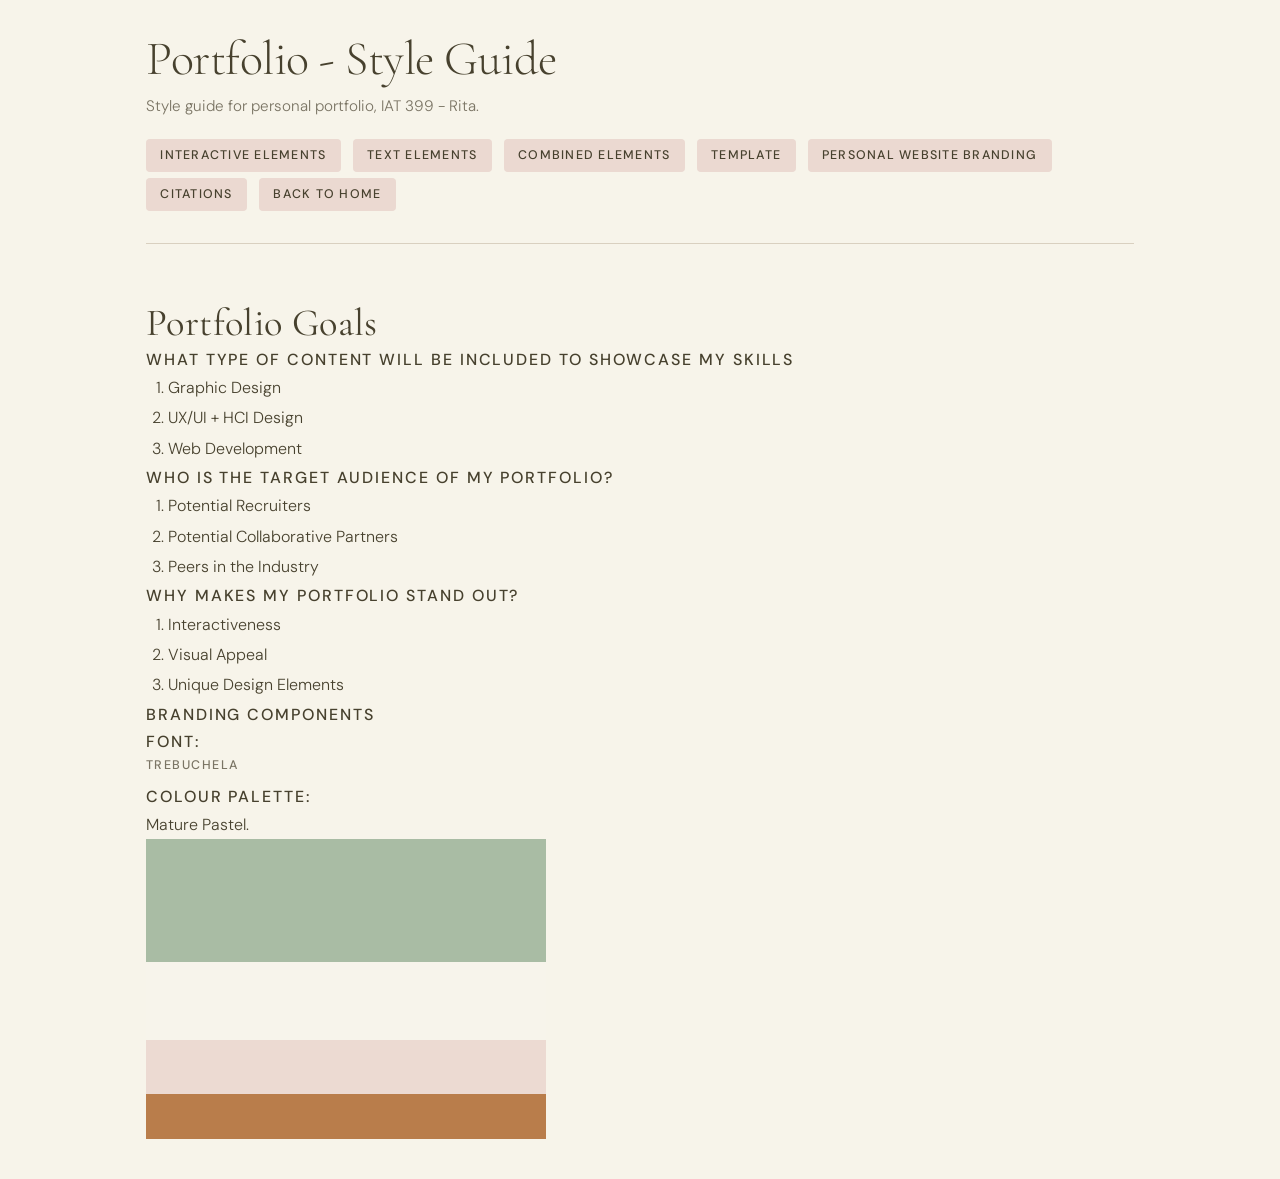
<file: brand.html>
<!DOCTYPE html>
<html lang="en">

  <head>

    <meta name="viewport" content="width=device-width, initial-scale=1.0">
    <meta charset="utf-8">
    <title>Portfolio - Style Guide</title>

    <link href="css/styleGuide.css" rel="stylesheet">

  </head>

    <body class="style-guide-page">
    <header>
      <h1 class="styleT">Portfolio - Style Guide</h1>

      <p class="styleT">Style guide for personal portfolio, IAT 399 - Rita.</p>

      <nav>     
        <a href="interactiveEl.html">Interactive Elements</a>
        <a href="textEl.html">Text Elements</a>
        <a href="combinedEl.html">Combined Elements</a>
        <a href="template.html">Template</a>
        <a href="brand.html">Personal Website Branding</a> 
        <a href="citations.html">Citations</a>
        <a href="index.html">Back to Home</a>
      </nav>

    </header>

    <!--WEBSITE BRANDING-->
    <h2>Portfolio Goals</h2>
    <h3>What type of content will be included to showcase my skills</h3>
    <ol>
      <li>Graphic Design</li>
      <li>UX/UI + HCI Design</li>
      <li>Web Development</li>
    </ol>

    <h3>Who is the target audience of my portfolio?</h3>
    <ol>
      <li>Potential Recruiters</li>
      <li>Potential Collaborative Partners</li>
      <li>Peers in the Industry</li>
    </ol>

    <h3>Why makes my portfolio stand out?</h3>
    <ol>
      <li>Interactiveness</li>
      <li>Visual Appeal</li>
      <li>Unique Design Elements</li>
    </ol>

    <h3>Branding Components</h3>
    <h3>Font:</h3>
        <p class = "label">Trebuchela</p>

    <h3>Colour Palette:</h3>
        <p>Mature Pastel.</p>
        <a> <img src = "img/colorPalette.png" height = "300" width="400" alt = "mature pastel palette"> </a>

    </body>
</html>
</file>
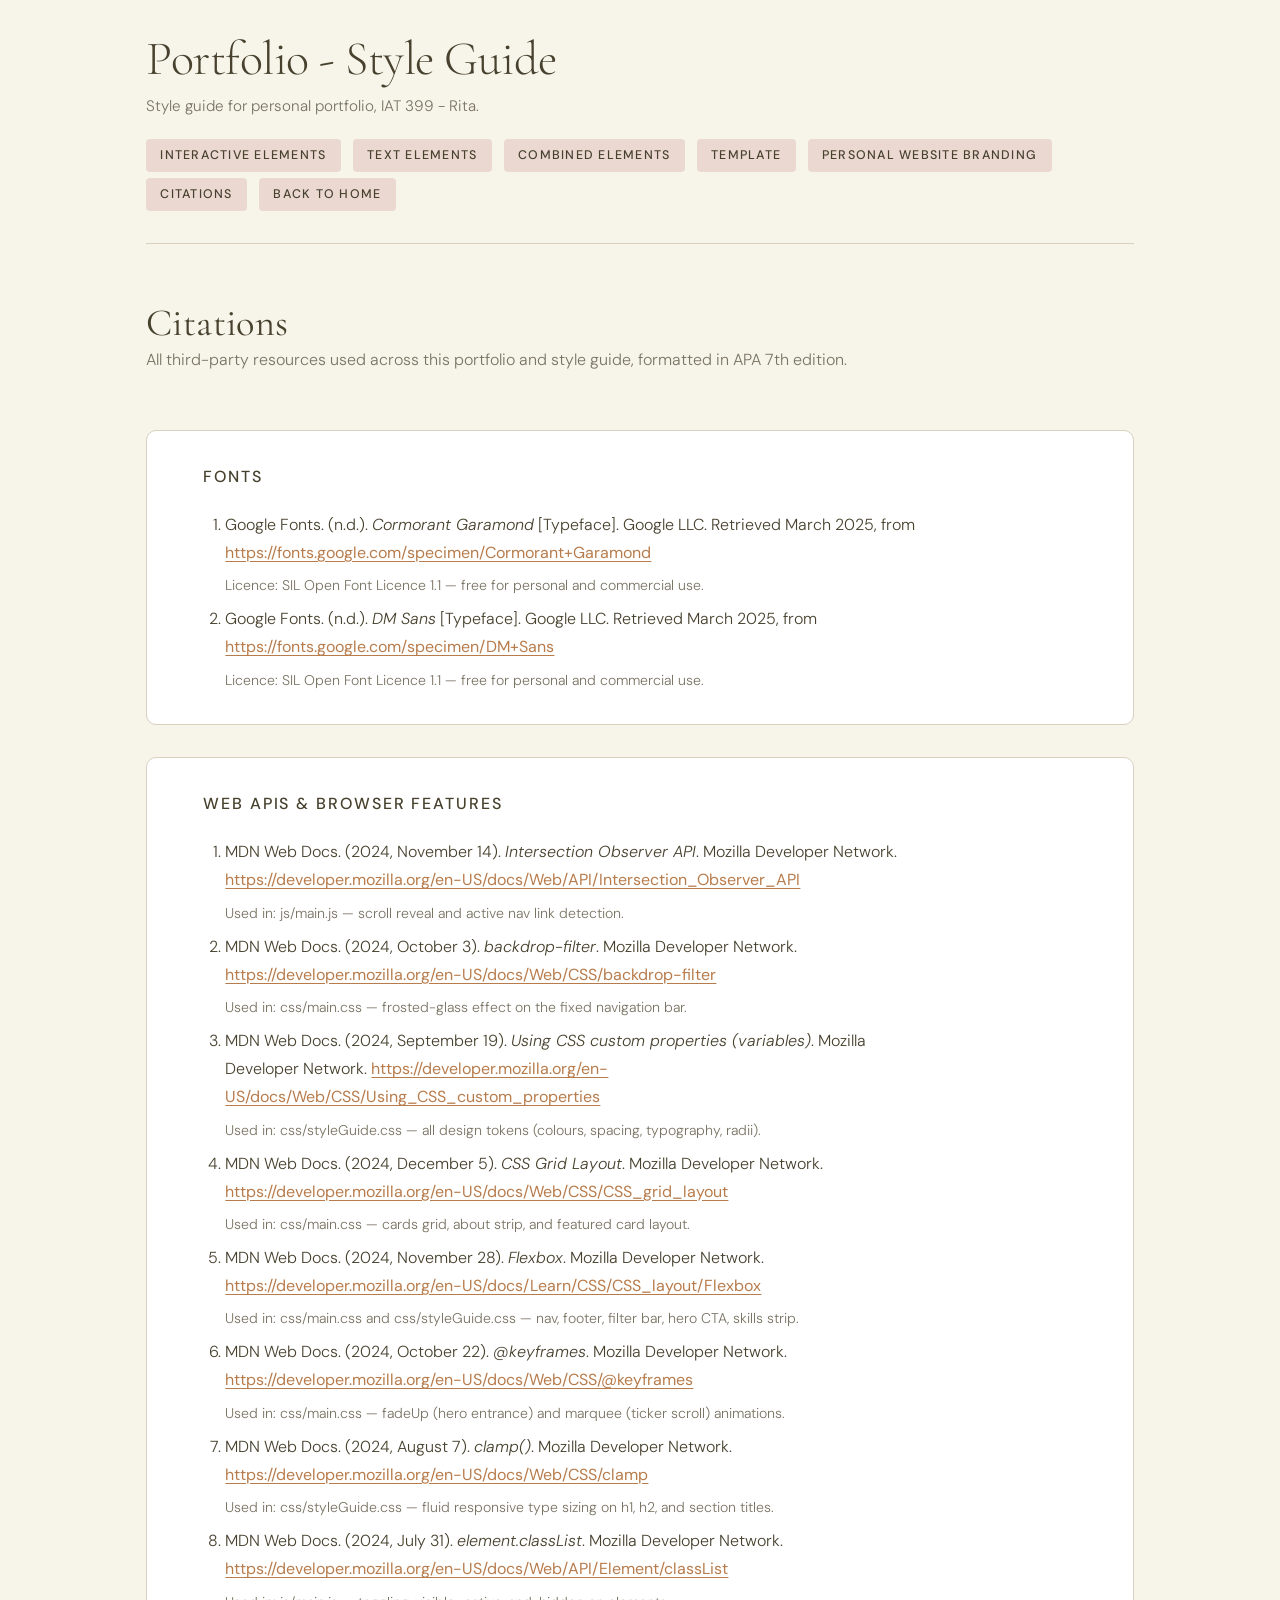
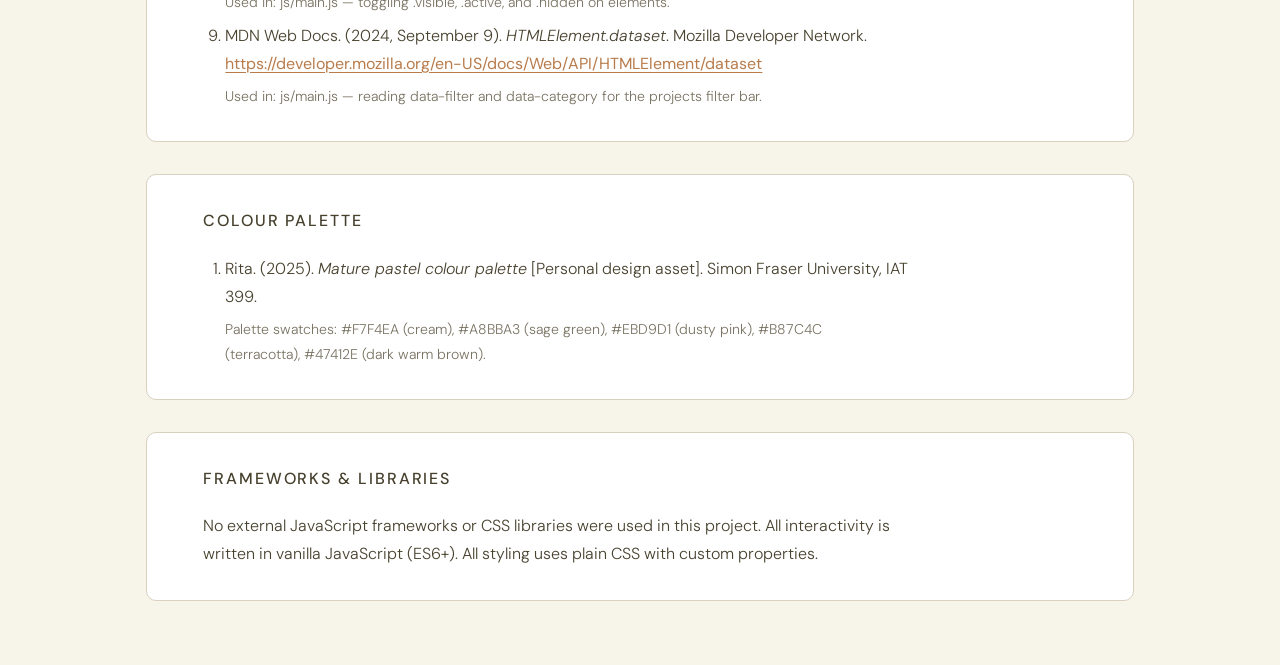
<file: citations.html>
<!DOCTYPE html>
<html lang="en">

  <head>

    <meta name="viewport" content="width=device-width, initial-scale=1.0">
    <meta charset="utf-8">
    <title>Portfolio - Style Guide</title>

    <link href="css/styleGuide.css" rel="stylesheet">

  </head>

    <body class="style-guide-page">
    <header>
      <h1 class="styleT">Portfolio - Style Guide</h1>

      <p class="styleT">Style guide for personal portfolio, IAT 399 - Rita.</p>

      <nav>     
        <a href="interactiveEl.html">Interactive Elements</a>
        <a href="textEl.html">Text Elements</a>
        <a href="combinedEl.html">Combined Elements</a>
        <a href="template.html">Template</a>
        <a href="brand.html">Personal Website Branding</a> 
        <a href="citations.html">Citations</a>
        <a href="index.html">Back to Home</a>
      </nav>

    </header>

    <section id="citations_section">
      <h2>Citations</h2>
      <p style="color:var(--text-muted); margin-bottom:var(--space-xl);">
        All third-party resources used across this portfolio and style guide,
        formatted in APA 7th edition.
      </p>
 
 
      <!-- ─── FONTS ─────────────────────────────────────────── -->
      <section class="element">
        <h3>Fonts</h3>
 
        <ol>
 
          <li>
            <p>
              Google Fonts. (n.d.). <em>Cormorant Garamond</em> [Typeface]. Google LLC.
              Retrieved March 2025, from
              <a class="in-text-link" href="https://fonts.google.com/specimen/Cormorant+Garamond" target="_blank" rel="noopener">
                https://fonts.google.com/specimen/Cormorant+Garamond
              </a>
            </p>
            <p style="color:var(--text-muted); font-size:0.88rem;">
              Licence: SIL Open Font Licence 1.1 — free for personal and commercial use.
            </p>
          </li>
 
          <li>
            <p>
              Google Fonts. (n.d.). <em>DM Sans</em> [Typeface]. Google LLC.
              Retrieved March 2025, from
              <a class="in-text-link" href="https://fonts.google.com/specimen/DM+Sans" target="_blank" rel="noopener">
                https://fonts.google.com/specimen/DM+Sans
              </a>
            </p>
            <p style="color:var(--text-muted); font-size:0.88rem;">
              Licence: SIL Open Font Licence 1.1 — free for personal and commercial use.
            </p>
          </li>
 
        </ol>
      </section>
 
 
      <!-- ─── WEB APIS / BROWSER FEATURES ──────────────────── -->
      <section class="element">
        <h3>Web APIs &amp; Browser Features</h3>
 
        <ol>
 
          <li>
            <p>
              MDN Web Docs. (2024, November 14). <em>Intersection Observer API</em>.
              Mozilla Developer Network.
              <a class="in-text-link" href="https://developer.mozilla.org/en-US/docs/Web/API/Intersection_Observer_API" target="_blank" rel="noopener">
                https://developer.mozilla.org/en-US/docs/Web/API/Intersection_Observer_API
              </a>
            </p>
            <p style="color:var(--text-muted); font-size:0.88rem;">
              Used in: js/main.js — scroll reveal and active nav link detection.
            </p>
          </li>
 
          <li>
            <p>
              MDN Web Docs. (2024, October 3). <em>backdrop-filter</em>.
              Mozilla Developer Network.
              <a class="in-text-link" href="https://developer.mozilla.org/en-US/docs/Web/CSS/backdrop-filter" target="_blank" rel="noopener">
                https://developer.mozilla.org/en-US/docs/Web/CSS/backdrop-filter
              </a>
            </p>
            <p style="color:var(--text-muted); font-size:0.88rem;">
              Used in: css/main.css — frosted-glass effect on the fixed navigation bar.
            </p>
          </li>
 
          <li>
            <p>
              MDN Web Docs. (2024, September 19). <em>Using CSS custom properties (variables)</em>.
              Mozilla Developer Network.
              <a class="in-text-link" href="https://developer.mozilla.org/en-US/docs/Web/CSS/Using_CSS_custom_properties" target="_blank" rel="noopener">
                https://developer.mozilla.org/en-US/docs/Web/CSS/Using_CSS_custom_properties
              </a>
            </p>
            <p style="color:var(--text-muted); font-size:0.88rem;">
              Used in: css/styleGuide.css — all design tokens (colours, spacing, typography, radii).
            </p>
          </li>
 
          <li>
            <p>
              MDN Web Docs. (2024, December 5). <em>CSS Grid Layout</em>.
              Mozilla Developer Network.
              <a class="in-text-link" href="https://developer.mozilla.org/en-US/docs/Web/CSS/CSS_grid_layout" target="_blank" rel="noopener">
                https://developer.mozilla.org/en-US/docs/Web/CSS/CSS_grid_layout
              </a>
            </p>
            <p style="color:var(--text-muted); font-size:0.88rem;">
              Used in: css/main.css — cards grid, about strip, and featured card layout.
            </p>
          </li>
 
          <li>
            <p>
              MDN Web Docs. (2024, November 28). <em>Flexbox</em>.
              Mozilla Developer Network.
              <a class="in-text-link" href="https://developer.mozilla.org/en-US/docs/Learn/CSS/CSS_layout/Flexbox" target="_blank" rel="noopener">
                https://developer.mozilla.org/en-US/docs/Learn/CSS/CSS_layout/Flexbox
              </a>
            </p>
            <p style="color:var(--text-muted); font-size:0.88rem;">
              Used in: css/main.css and css/styleGuide.css — nav, footer, filter bar, hero CTA, skills strip.
            </p>
          </li>
 
          <li>
            <p>
              MDN Web Docs. (2024, October 22). <em>@keyframes</em>.
              Mozilla Developer Network.
              <a class="in-text-link" href="https://developer.mozilla.org/en-US/docs/Web/CSS/@keyframes" target="_blank" rel="noopener">
                https://developer.mozilla.org/en-US/docs/Web/CSS/@keyframes
              </a>
            </p>
            <p style="color:var(--text-muted); font-size:0.88rem;">
              Used in: css/main.css — fadeUp (hero entrance) and marquee (ticker scroll) animations.
            </p>
          </li>
 
          <li>
            <p>
              MDN Web Docs. (2024, August 7). <em>clamp()</em>.
              Mozilla Developer Network.
              <a class="in-text-link" href="https://developer.mozilla.org/en-US/docs/Web/CSS/clamp" target="_blank" rel="noopener">
                https://developer.mozilla.org/en-US/docs/Web/CSS/clamp
              </a>
            </p>
            <p style="color:var(--text-muted); font-size:0.88rem;">
              Used in: css/styleGuide.css — fluid responsive type sizing on h1, h2, and section titles.
            </p>
          </li>
 
          <li>
            <p>
              MDN Web Docs. (2024, July 31). <em>element.classList</em>.
              Mozilla Developer Network.
              <a class="in-text-link" href="https://developer.mozilla.org/en-US/docs/Web/API/Element/classList" target="_blank" rel="noopener">
                https://developer.mozilla.org/en-US/docs/Web/API/Element/classList
              </a>
            </p>
            <p style="color:var(--text-muted); font-size:0.88rem;">
              Used in: js/main.js — toggling .visible, .active, and .hidden on elements.
            </p>
          </li>
 
          <li>
            <p>
              MDN Web Docs. (2024, September 9). <em>HTMLElement.dataset</em>.
              Mozilla Developer Network.
              <a class="in-text-link" href="https://developer.mozilla.org/en-US/docs/Web/API/HTMLElement/dataset" target="_blank" rel="noopener">
                https://developer.mozilla.org/en-US/docs/Web/API/HTMLElement/dataset
              </a>
            </p>
            <p style="color:var(--text-muted); font-size:0.88rem;">
              Used in: js/main.js — reading data-filter and data-category for the projects filter bar.
            </p>
          </li>
 
        </ol>
      </section>
 
 
      <!-- ─── COLOUR PALETTE -->
      <section class="element">
        <h3>Colour Palette</h3>
 
        <ol>
 
          <li>
            <p>
              Rita. (2025). <em>Mature pastel colour palette</em> [Personal design asset].
              Simon Fraser University, IAT 399.
            </p>
            <p style="color:var(--text-muted); font-size:0.88rem;">
              Palette swatches: #F7F4EA (cream), #A8BBA3 (sage green),
              #EBD9D1 (dusty pink), #B87C4C (terracotta), #47412E (dark warm brown).
            </p>
          </li>
 
        </ol>
      </section>
 
 
      <!-- ─── NO FRAMEWORKS NOTE -->
      <section class="element">
        <h3>Frameworks &amp; Libraries</h3>
        <p>
          No external JavaScript frameworks or CSS libraries were used in this project.
          All interactivity is written in vanilla JavaScript (ES6+).
          All styling uses plain CSS with custom properties.
        </p>
      </section>
 
 
    </section>
    
    </body>
</html>
</file>
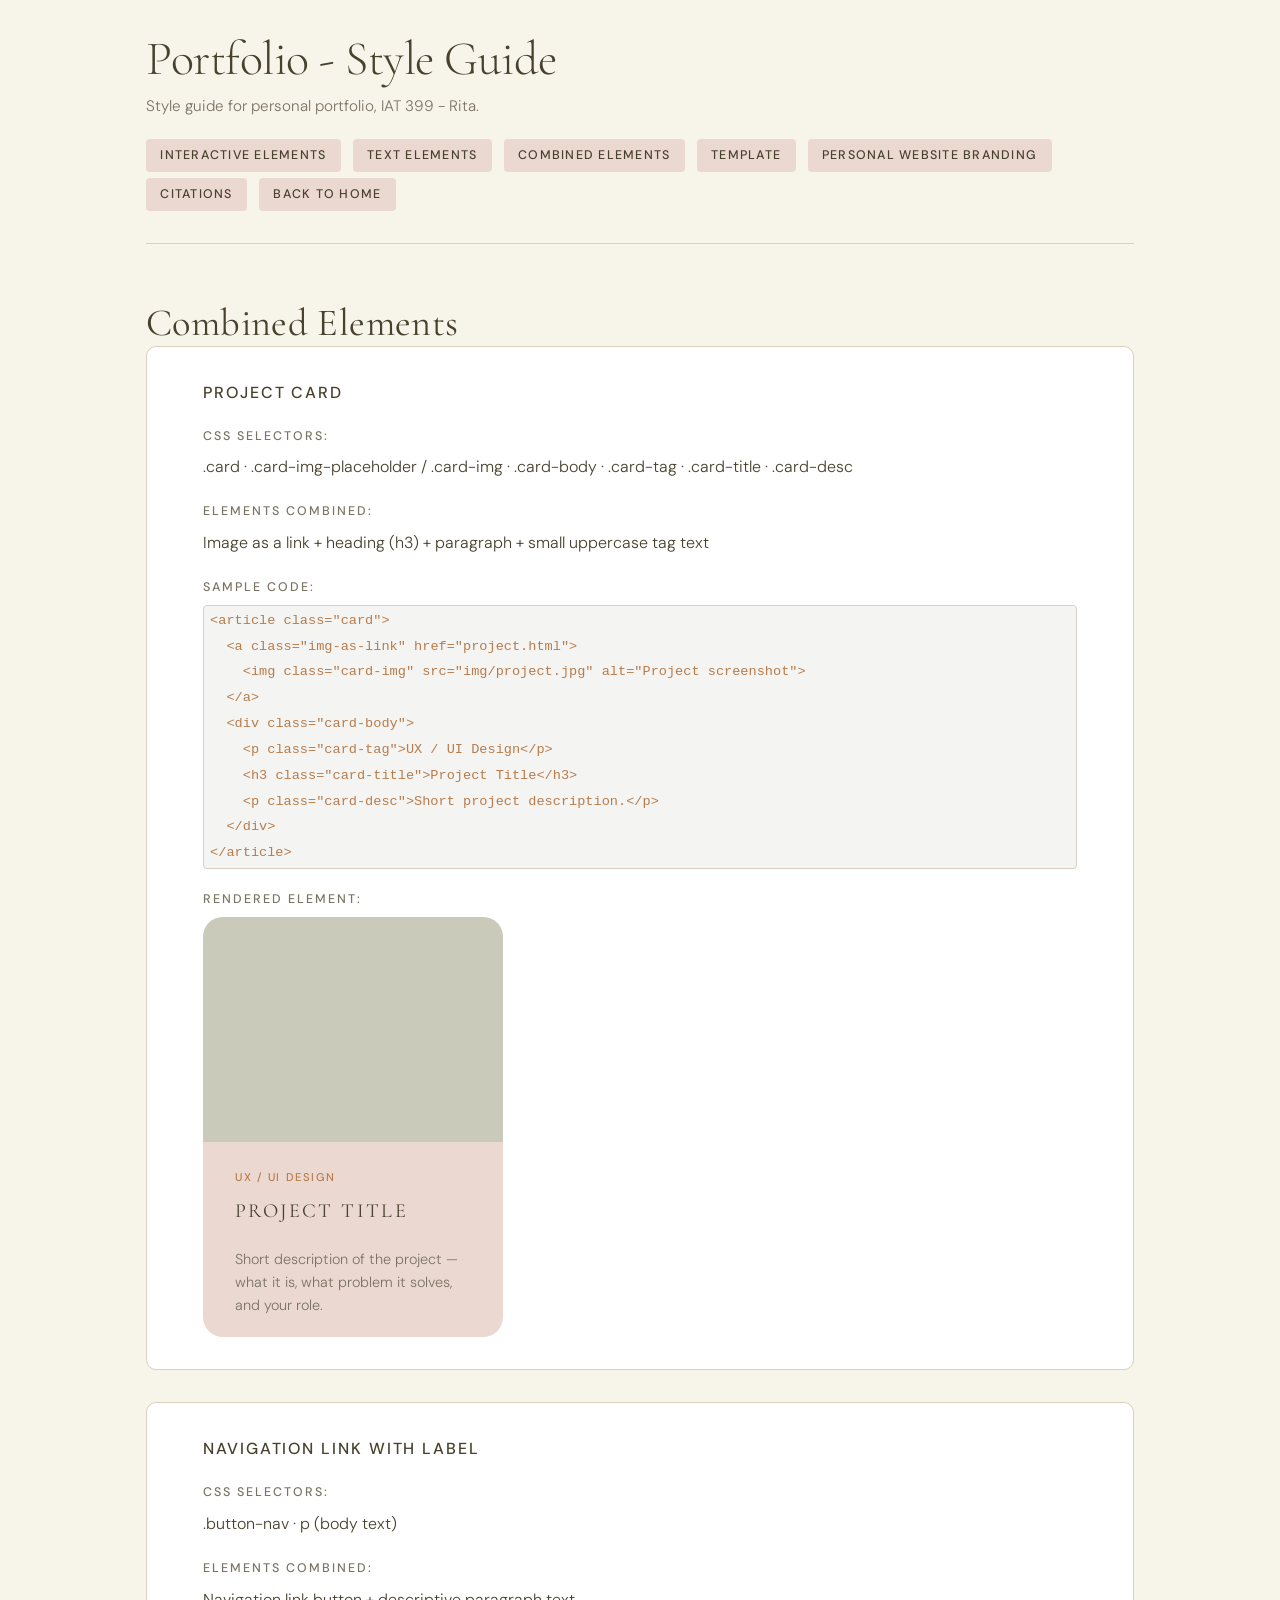
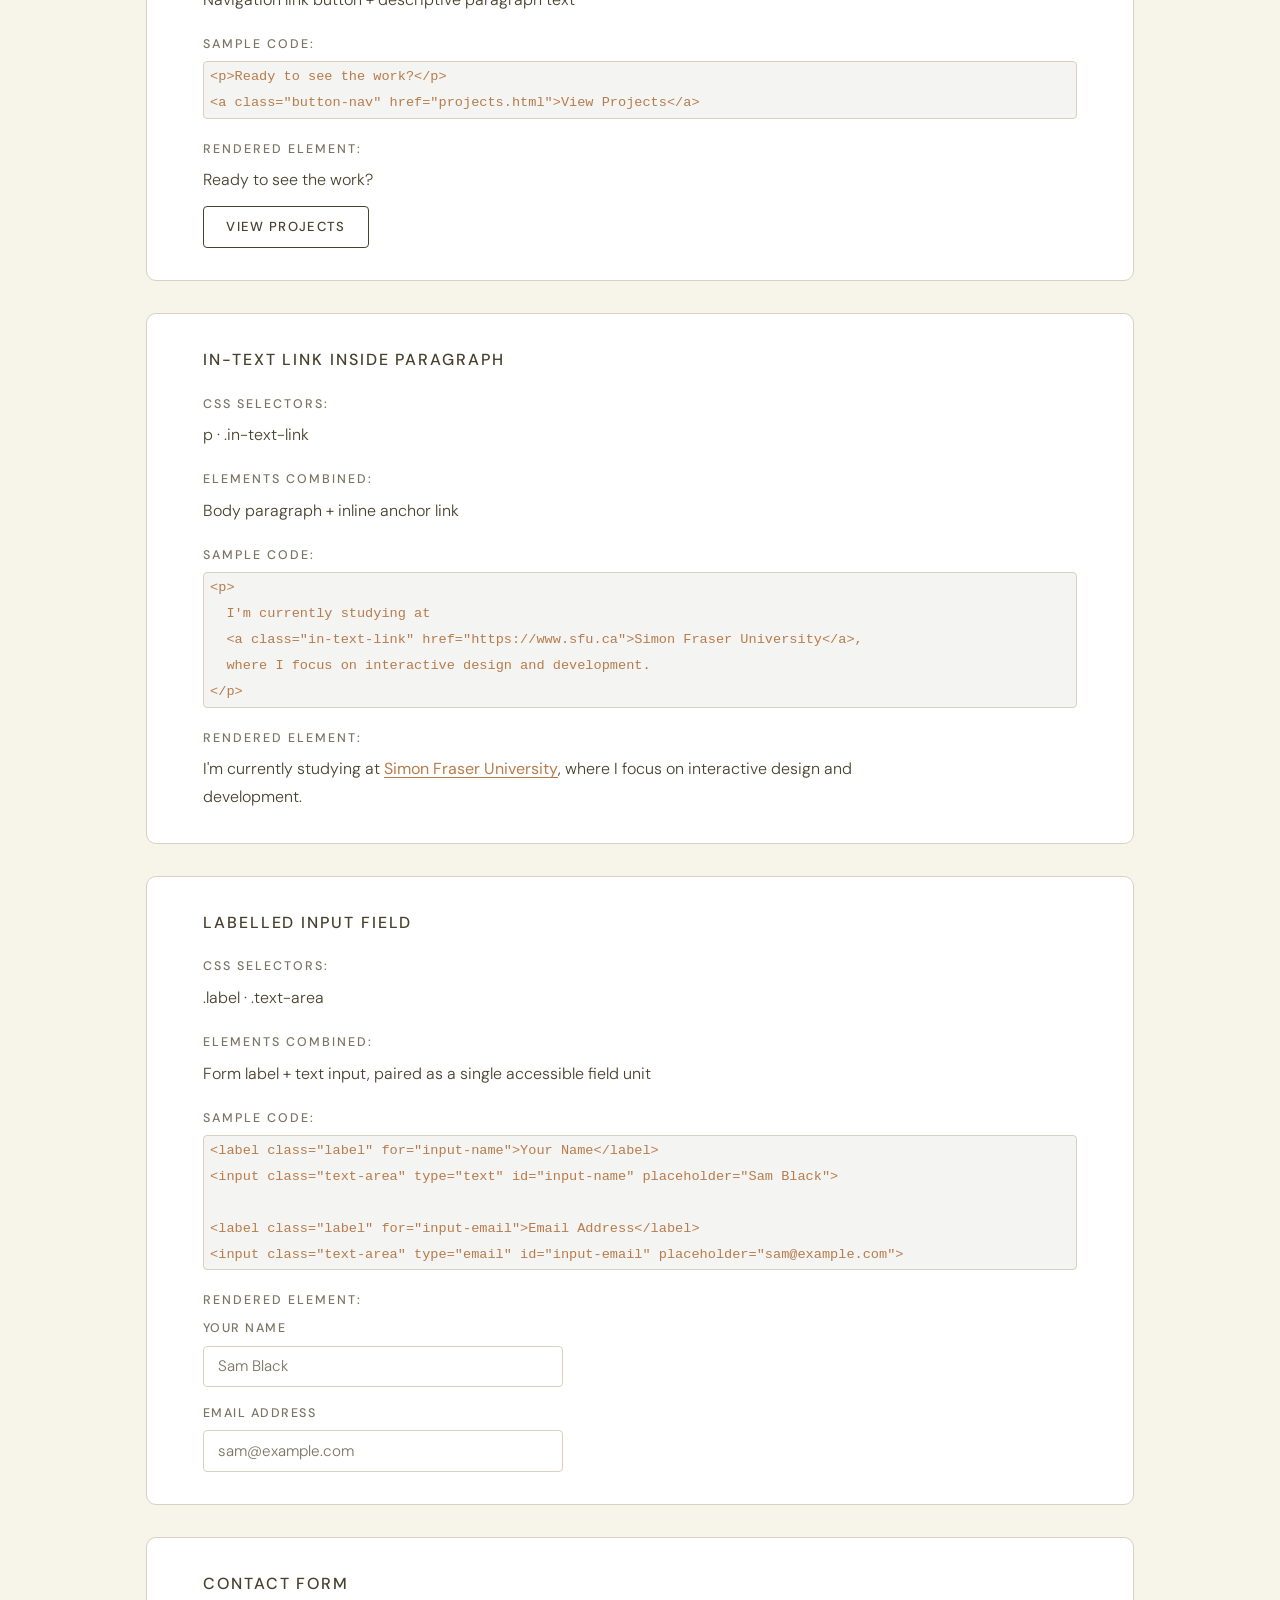
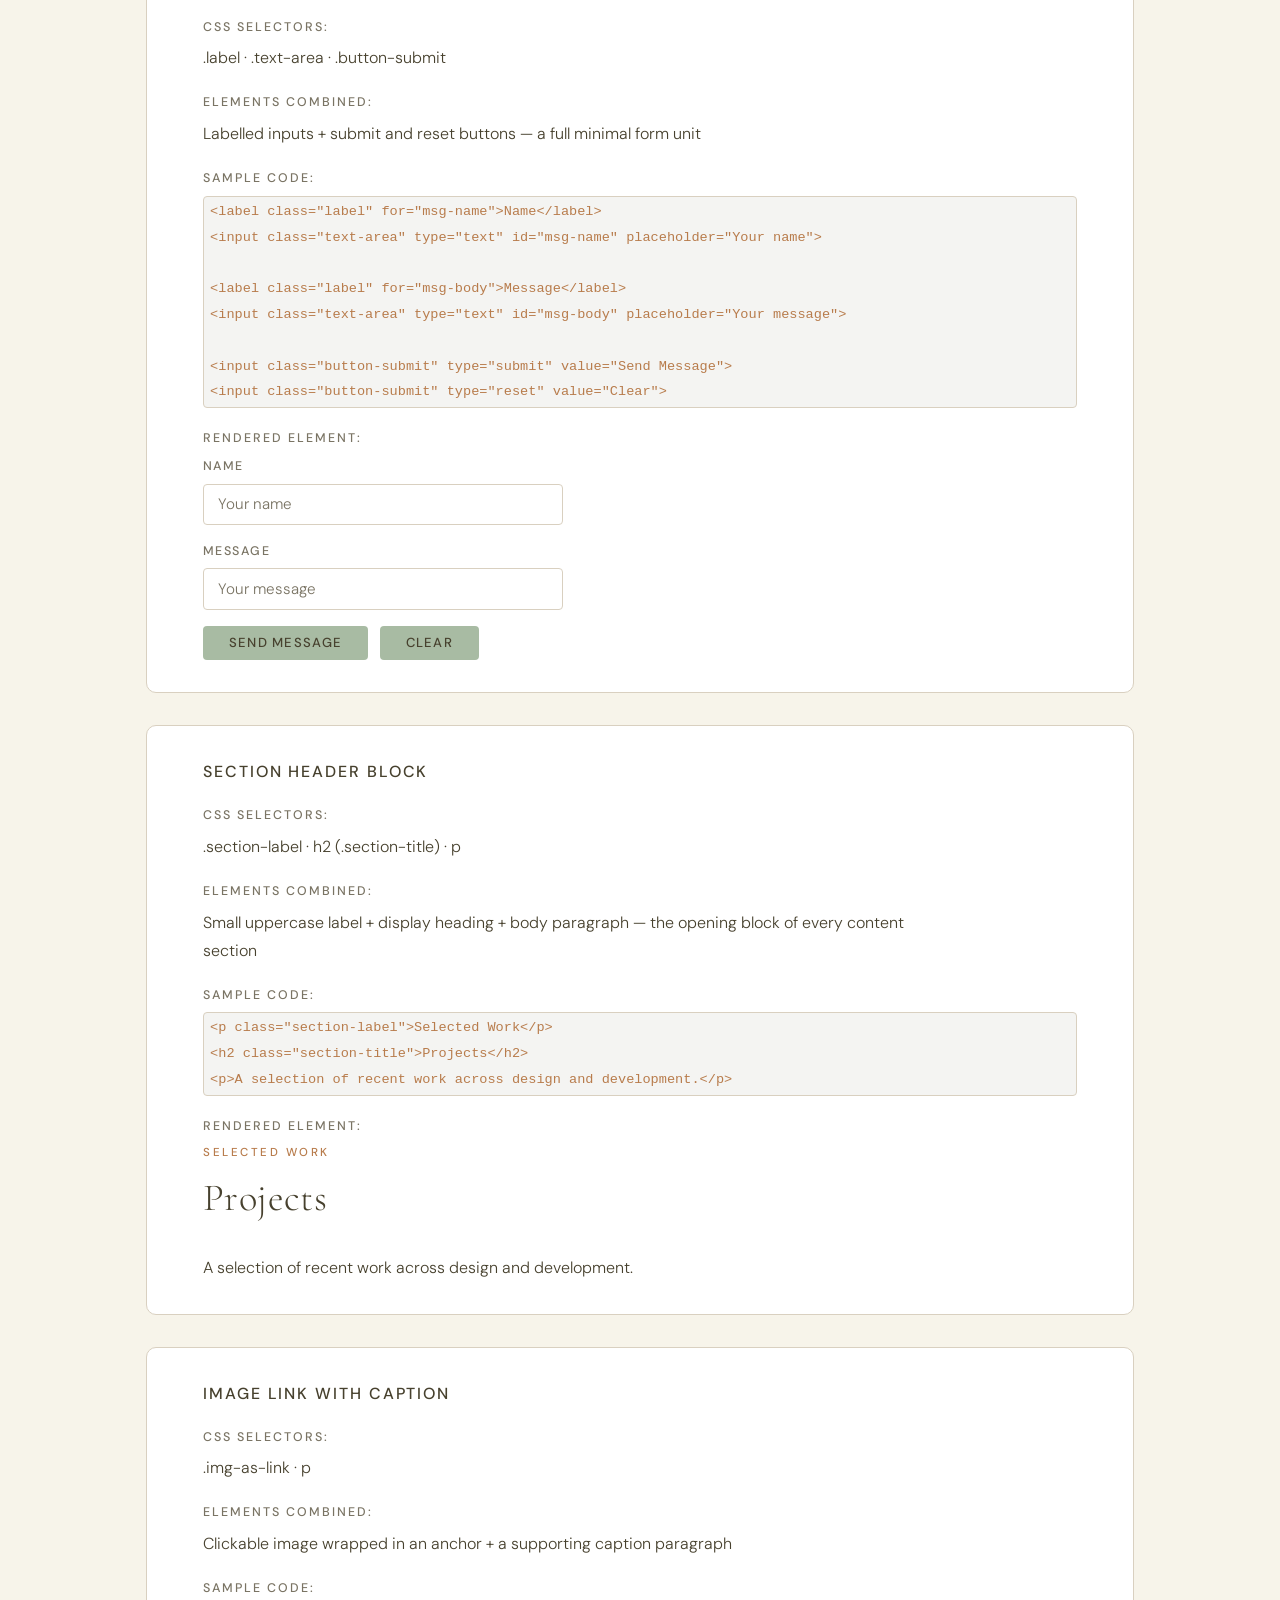
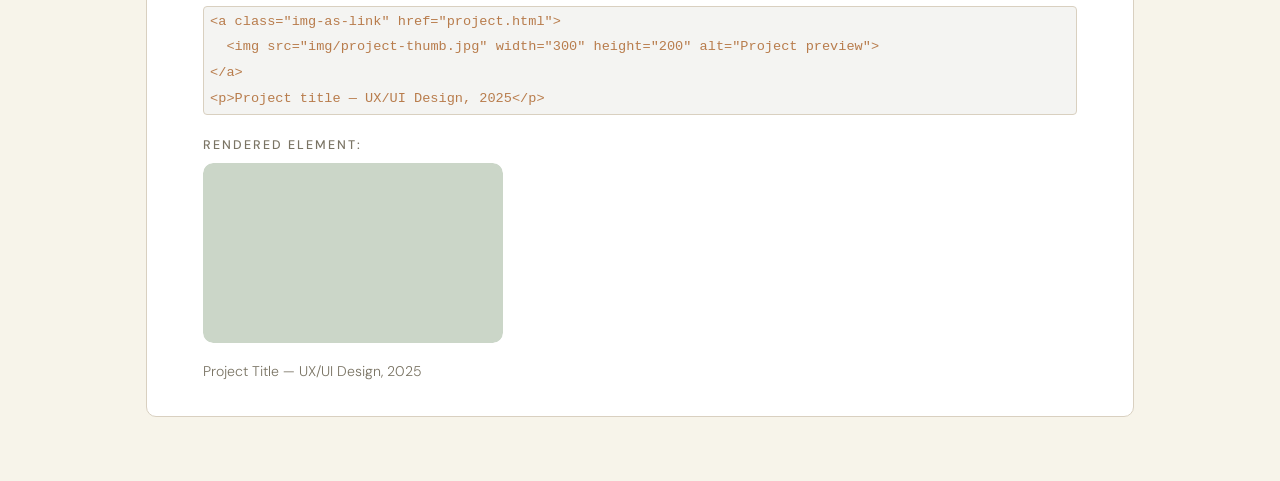
<file: combinedEl.html>
<!DOCTYPE html>
<html lang="en">

  <head>

    <meta name="viewport" content="width=device-width, initial-scale=1.0">
    <meta charset="utf-8">
    <title>Portfolio - Style Guide</title>

    <link href="css/styleGuide.css" rel="stylesheet">

  </head>

    <body class="style-guide-page">
    <header>
      <h1 class="styleT">Portfolio - Style Guide</h1>

      <p class="styleT">Style guide for personal portfolio, IAT 399 - Rita.</p>

      <nav>     
        <a href="interactiveEl.html">Interactive Elements</a>
        <a href="textEl.html">Text Elements</a>
        <a href="combinedEl.html">Combined Elements</a>
        <a href="template.html">Template</a>
        <a href="brand.html">Personal Website Branding</a> 
        <a href="citations.html">Citations</a>
        <a href="index.html">Back to Home</a>
      </nav>

    </header>

    <section id="combined_elements">
      <h2>Combined Elements</h2>
 
 
      <!-- ───────────────────────────────────────────────────────
           PROJECT CARD
           Combines: image-as-link + heading + paragraph + tag text
           Used on: index.html (work section) and projects.html
           ─────────────────────────────────────────────────────── -->
      <section class="element">
        <h3>Project Card</h3>
 
        <h4>CSS Selectors:</h4>
        <p>.card · .card-img-placeholder / .card-img · .card-body · .card-tag · .card-title · .card-desc</p>
 
        <h4>Elements Combined:</h4>
        <p>Image as a link + heading (h3) + paragraph + small uppercase tag text</p>
 
        <h4>Sample Code:</h4>
        <code>&lt;article class="card"&gt;
  &lt;a class="img-as-link" href="project.html"&gt;
    &lt;img class="card-img" src="img/project.jpg" alt="Project screenshot"&gt;
  &lt;/a&gt;
  &lt;div class="card-body"&gt;
    &lt;p class="card-tag"&gt;UX / UI Design&lt;/p&gt;
    &lt;h3 class="card-title"&gt;Project Title&lt;/h3&gt;
    &lt;p class="card-desc"&gt;Short project description.&lt;/p&gt;
  &lt;/div&gt;
&lt;/article&gt;</code>
 
        <h4>Rendered Element:</h4>
        <div style="max-width:300px;">
          <article class="card">
            <div class="card-img-placeholder"></div>
            <div class="card-body">
              <p class="card-tag">UX / UI Design</p>
              <h3 class="card-title">Project Title</h3>
              <p class="card-desc">Short description of the project — what it is, what problem it solves, and your role.</p>
            </div>
          </article>
        </div>
      </section>
 
 
      <!-- ───────────────────────────────────────────────────────
           NAVIGATION LINK + TEXT LABEL
           Combines: nav link button + paragraph label
           Used on: site nav, filter bar
           ─────────────────────────────────────────────────────── -->
      <section class="element">
        <h3>Navigation Link with Label</h3>
 
        <h4>CSS Selectors:</h4>
        <p>.button-nav · p (body text)</p>
 
        <h4>Elements Combined:</h4>
        <p>Navigation link button + descriptive paragraph text</p>
 
        <h4>Sample Code:</h4>
        <code>&lt;p&gt;Ready to see the work?&lt;/p&gt;
&lt;a class="button-nav" href="projects.html"&gt;View Projects&lt;/a&gt;</code>
 
        <h4>Rendered Element:</h4>
        <p>Ready to see the work?</p>
        <a class="button-nav" href="projects.html" style="margin-top:0.75rem; display:inline-block;">View Projects</a>
      </section>
 
 
      <!-- ───────────────────────────────────────────────────────
           IN-TEXT LINK INSIDE PARAGRAPH
           Combines: paragraph + in-text link
           Used on: about section, contact text
           ─────────────────────────────────────────────────────── -->
      <section class="element">
        <h3>In-Text Link Inside Paragraph</h3>
 
        <h4>CSS Selectors:</h4>
        <p>p · .in-text-link</p>
 
        <h4>Elements Combined:</h4>
        <p>Body paragraph + inline anchor link</p>
 
        <h4>Sample Code:</h4>
        <code>&lt;p&gt;
  I'm currently studying at
  &lt;a class="in-text-link" href="https://www.sfu.ca"&gt;Simon Fraser University&lt;/a&gt;,
  where I focus on interactive design and development.
&lt;/p&gt;</code>
 
        <h4>Rendered Element:</h4>
        <p>
          I'm currently studying at
          <a class="in-text-link" href="#">Simon Fraser University</a>,
          where I focus on interactive design and development.
        </p>
      </section>
 
 
      <!-- ───────────────────────────────────────────────────────
           LABELLED TEXT INPUT (CONTACT FORM ROW)
           Combines: label + text input field
           Used on: contact / form sections
           ─────────────────────────────────────────────────────── -->
      <section class="element">
        <h3>Labelled Input Field</h3>
 
        <h4>CSS Selectors:</h4>
        <p>.label · .text-area</p>
 
        <h4>Elements Combined:</h4>
        <p>Form label + text input, paired as a single accessible field unit</p>
 
        <h4>Sample Code:</h4>
        <code>&lt;label class="label" for="input-name"&gt;Your Name&lt;/label&gt;
&lt;input class="text-area" type="text" id="input-name" placeholder="Sam Black"&gt;
 
&lt;label class="label" for="input-email"&gt;Email Address&lt;/label&gt;
&lt;input class="text-area" type="email" id="input-email" placeholder="sam@example.com"&gt;</code>
 
        <h4>Rendered Element:</h4>
        <div style="display:flex; flex-direction:column; gap:1rem; max-width:360px;">
          <div>
            <label class="label" for="demo-name">Your Name</label>
            <input class="text-area" type="text" id="demo-name" placeholder="Sam Black">
          </div>
          <div>
            <label class="label" for="demo-email">Email Address</label>
            <input class="text-area" type="email" id="demo-email" placeholder="sam@example.com">
          </div>
        </div>
      </section>
 
 
      <!-- ───────────────────────────────────────────────────────
           SUBMIT BUTTON + FORM FIELDS (CONTACT FORM)
           Combines: label + text input + submit button
           Used on: contact section
           ─────────────────────────────────────────────────────── -->
      <section class="element">
        <h3>Contact Form</h3>
 
        <h4>CSS Selectors:</h4>
        <p>.label · .text-area · .button-submit</p>
 
        <h4>Elements Combined:</h4>
        <p>Labelled inputs + submit and reset buttons — a full minimal form unit</p>
 
        <h4>Sample Code:</h4>
        <code>&lt;label class="label" for="msg-name"&gt;Name&lt;/label&gt;
&lt;input class="text-area" type="text" id="msg-name" placeholder="Your name"&gt;
 
&lt;label class="label" for="msg-body"&gt;Message&lt;/label&gt;
&lt;input class="text-area" type="text" id="msg-body" placeholder="Your message"&gt;
 
&lt;input class="button-submit" type="submit" value="Send Message"&gt;
&lt;input class="button-submit" type="reset" value="Clear"&gt;</code>
 
        <h4>Rendered Element:</h4>
        <div style="display:flex; flex-direction:column; gap:1rem; max-width:360px;">
          <div>
            <label class="label" for="form-name">Name</label>
            <input class="text-area" type="text" id="form-name" placeholder="Your name">
          </div>
          <div>
            <label class="label" for="form-msg">Message</label>
            <input class="text-area" type="text" id="form-msg" placeholder="Your message">
          </div>
          <div style="display:flex; gap:0.75rem; flex-wrap:wrap;">
            <input class="button-submit" type="submit" value="Send Message">
            <input class="button-submit" type="reset" value="Clear">
          </div>
        </div>
      </section>
 
 
      <!-- ───────────────────────────────────────────────────────
           SECTION HEADER — LABEL + HEADING + PARAGRAPH
           Combines: section-label text + h2 heading + paragraph
           Used on: every content section on index + projects
           ─────────────────────────────────────────────────────── -->
      <section class="element">
        <h3>Section Header Block</h3>
 
        <h4>CSS Selectors:</h4>
        <p>.section-label · h2 (.section-title) · p</p>
 
        <h4>Elements Combined:</h4>
        <p>Small uppercase label + display heading + body paragraph — the opening block of every content section</p>
 
        <h4>Sample Code:</h4>
        <code>&lt;p class="section-label"&gt;Selected Work&lt;/p&gt;
&lt;h2 class="section-title"&gt;Projects&lt;/h2&gt;
&lt;p&gt;A selection of recent work across design and development.&lt;/p&gt;</code>
 
        <h4>Rendered Element:</h4>
        <p class="section-label">Selected Work</p>
        <h2 class="section-title">Projects</h2>
        <p>A selection of recent work across design and development.</p>
      </section>
 
 
      <!-- ───────────────────────────────────────────────────────
           IMAGE AS LINK + CAPTION TEXT
           Combines: image-as-link + paragraph caption
           Used on: project cards, brand page
           ─────────────────────────────────────────────────────── -->
      <section class="element">
        <h3>Image Link with Caption</h3>
 
        <h4>CSS Selectors:</h4>
        <p>.img-as-link · p</p>
 
        <h4>Elements Combined:</h4>
        <p>Clickable image wrapped in an anchor + a supporting caption paragraph</p>
 
        <h4>Sample Code:</h4>
        <code>&lt;a class="img-as-link" href="project.html"&gt;
  &lt;img src="img/project-thumb.jpg" width="300" height="200" alt="Project preview"&gt;
&lt;/a&gt;
&lt;p&gt;Project title — UX/UI Design, 2025&lt;/p&gt;</code>
 
        <h4>Rendered Element:</h4>
        <div style="display:inline-block;">
          <a class="img-as-link" href="#">
            <div style="width:300px; height:180px; background-color:var(--secondary-color); opacity:0.6; border-radius:var(--radius-md);"></div>
          </a>
          <p style="margin-top:0.5rem; font-size:0.88rem; color:var(--text-muted);">Project Title — UX/UI Design, 2025</p>
        </div>
      </section>
 
 
    </section>
    
    </body>
</html>
</file>
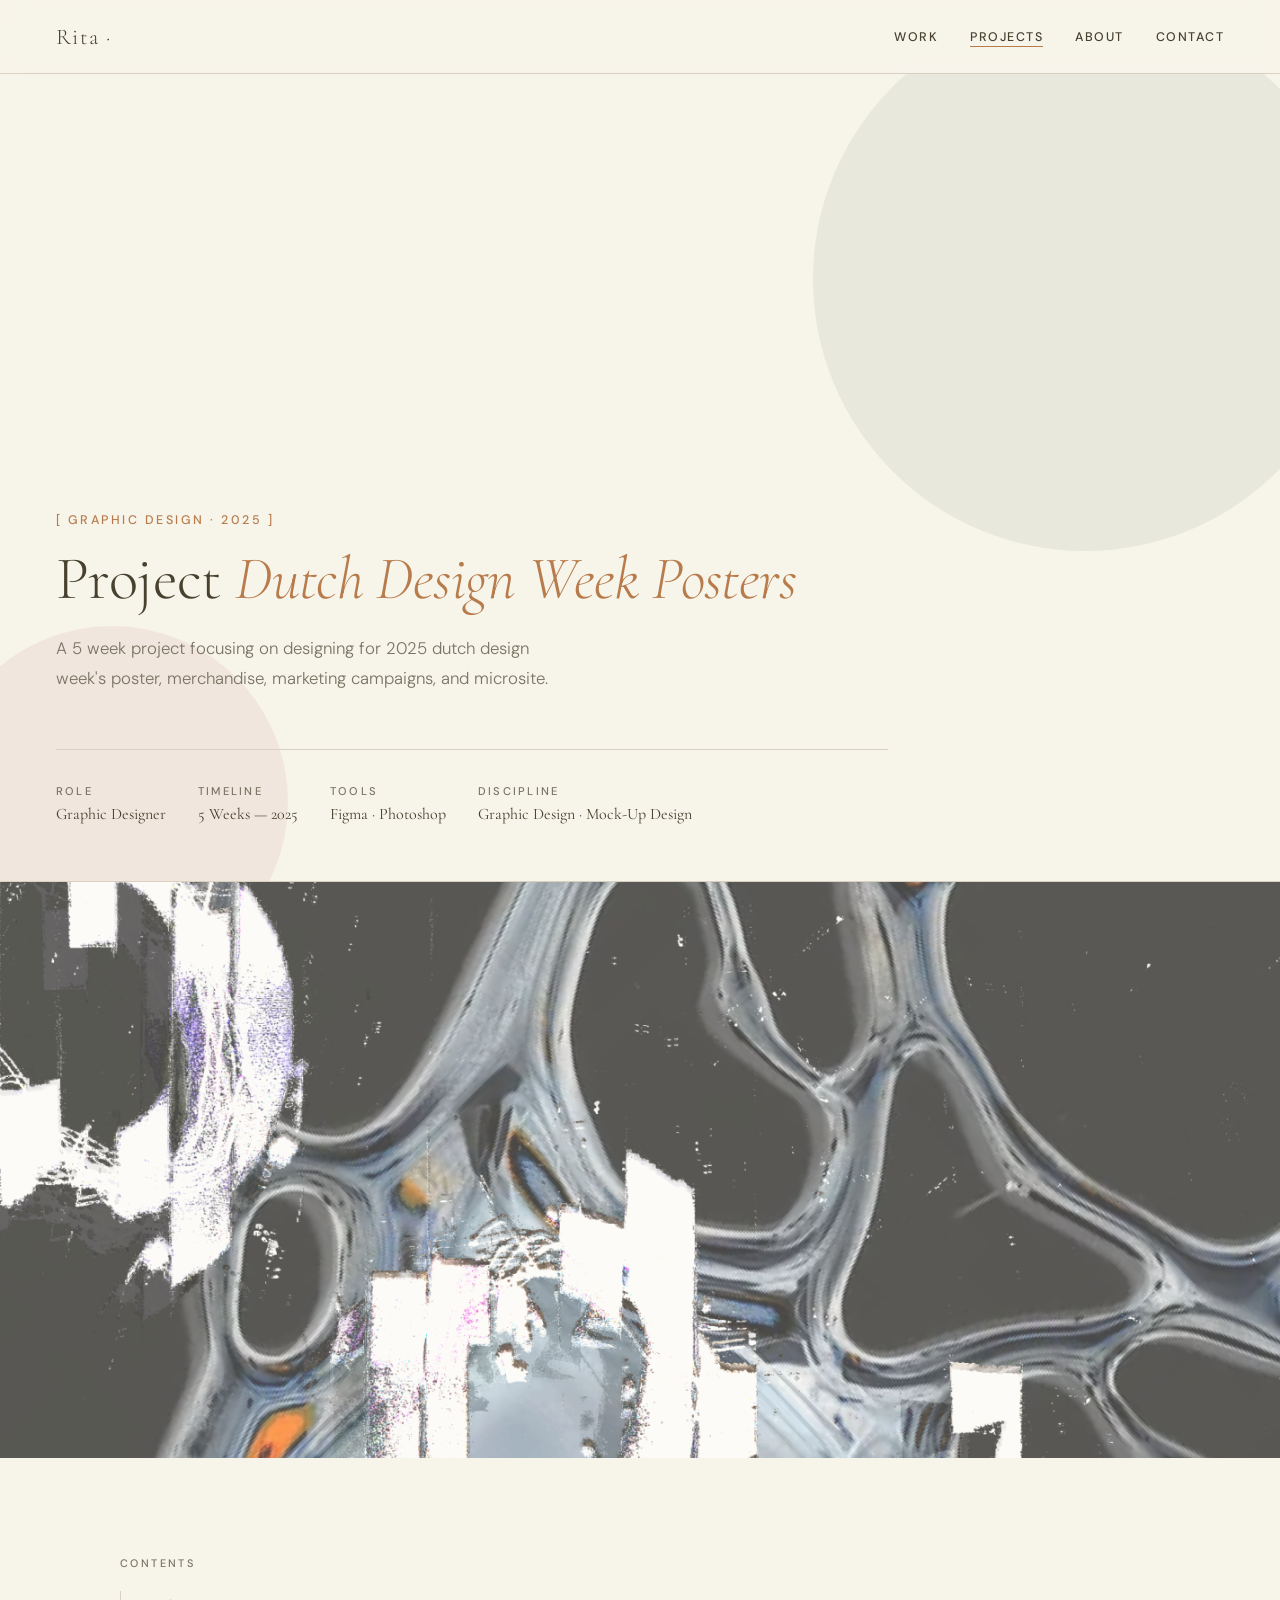
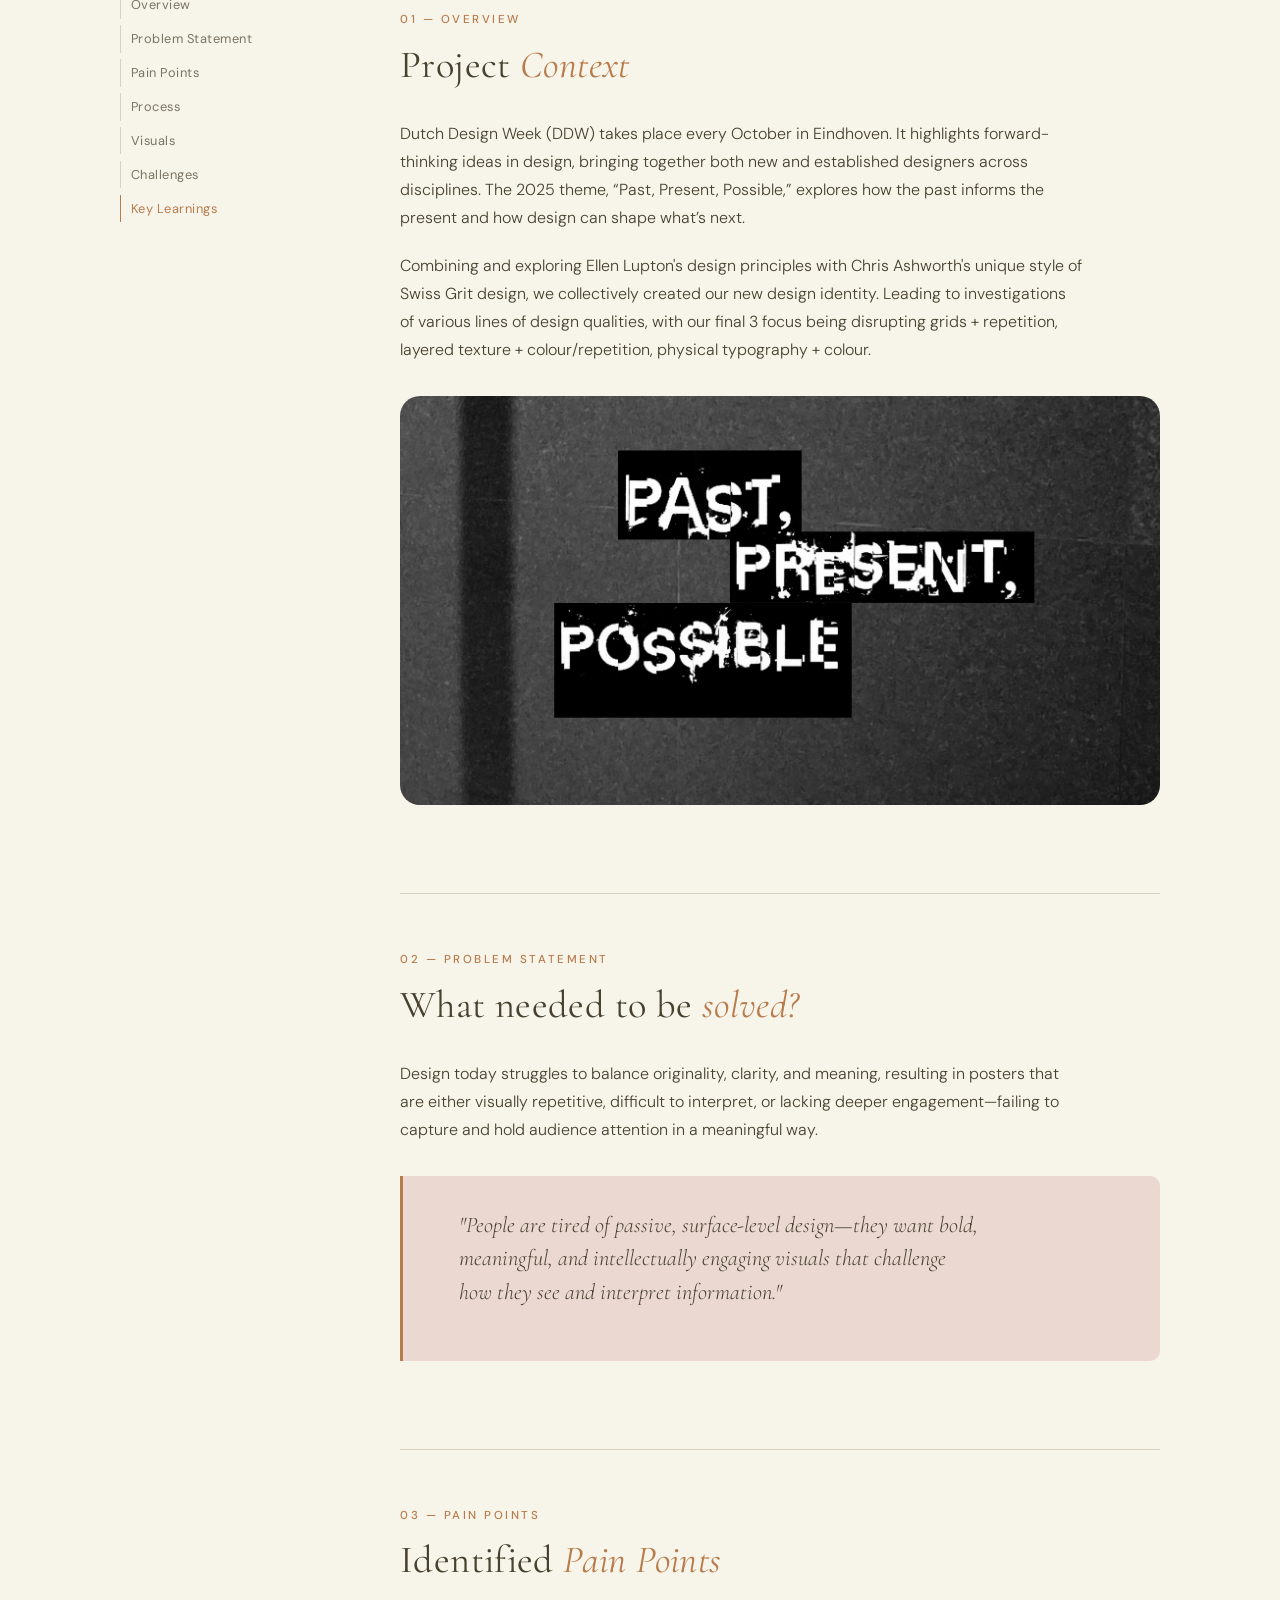
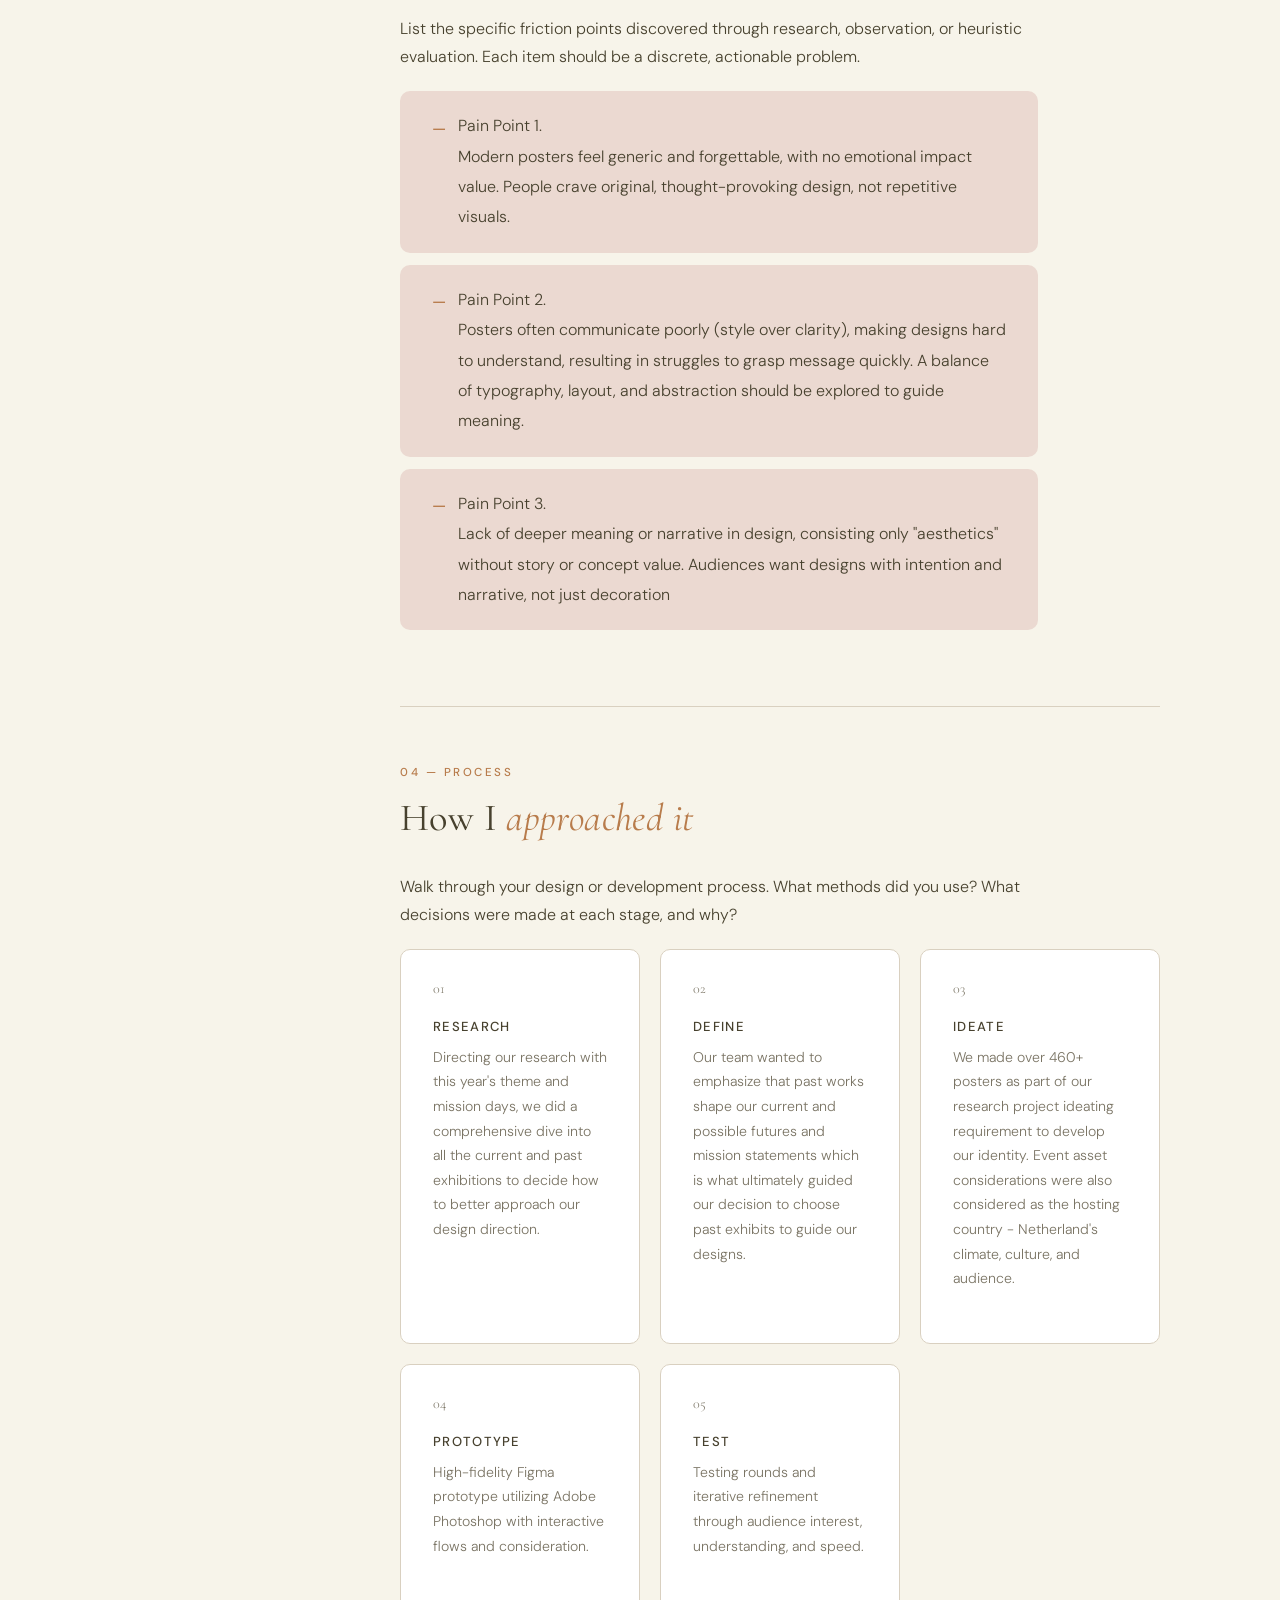
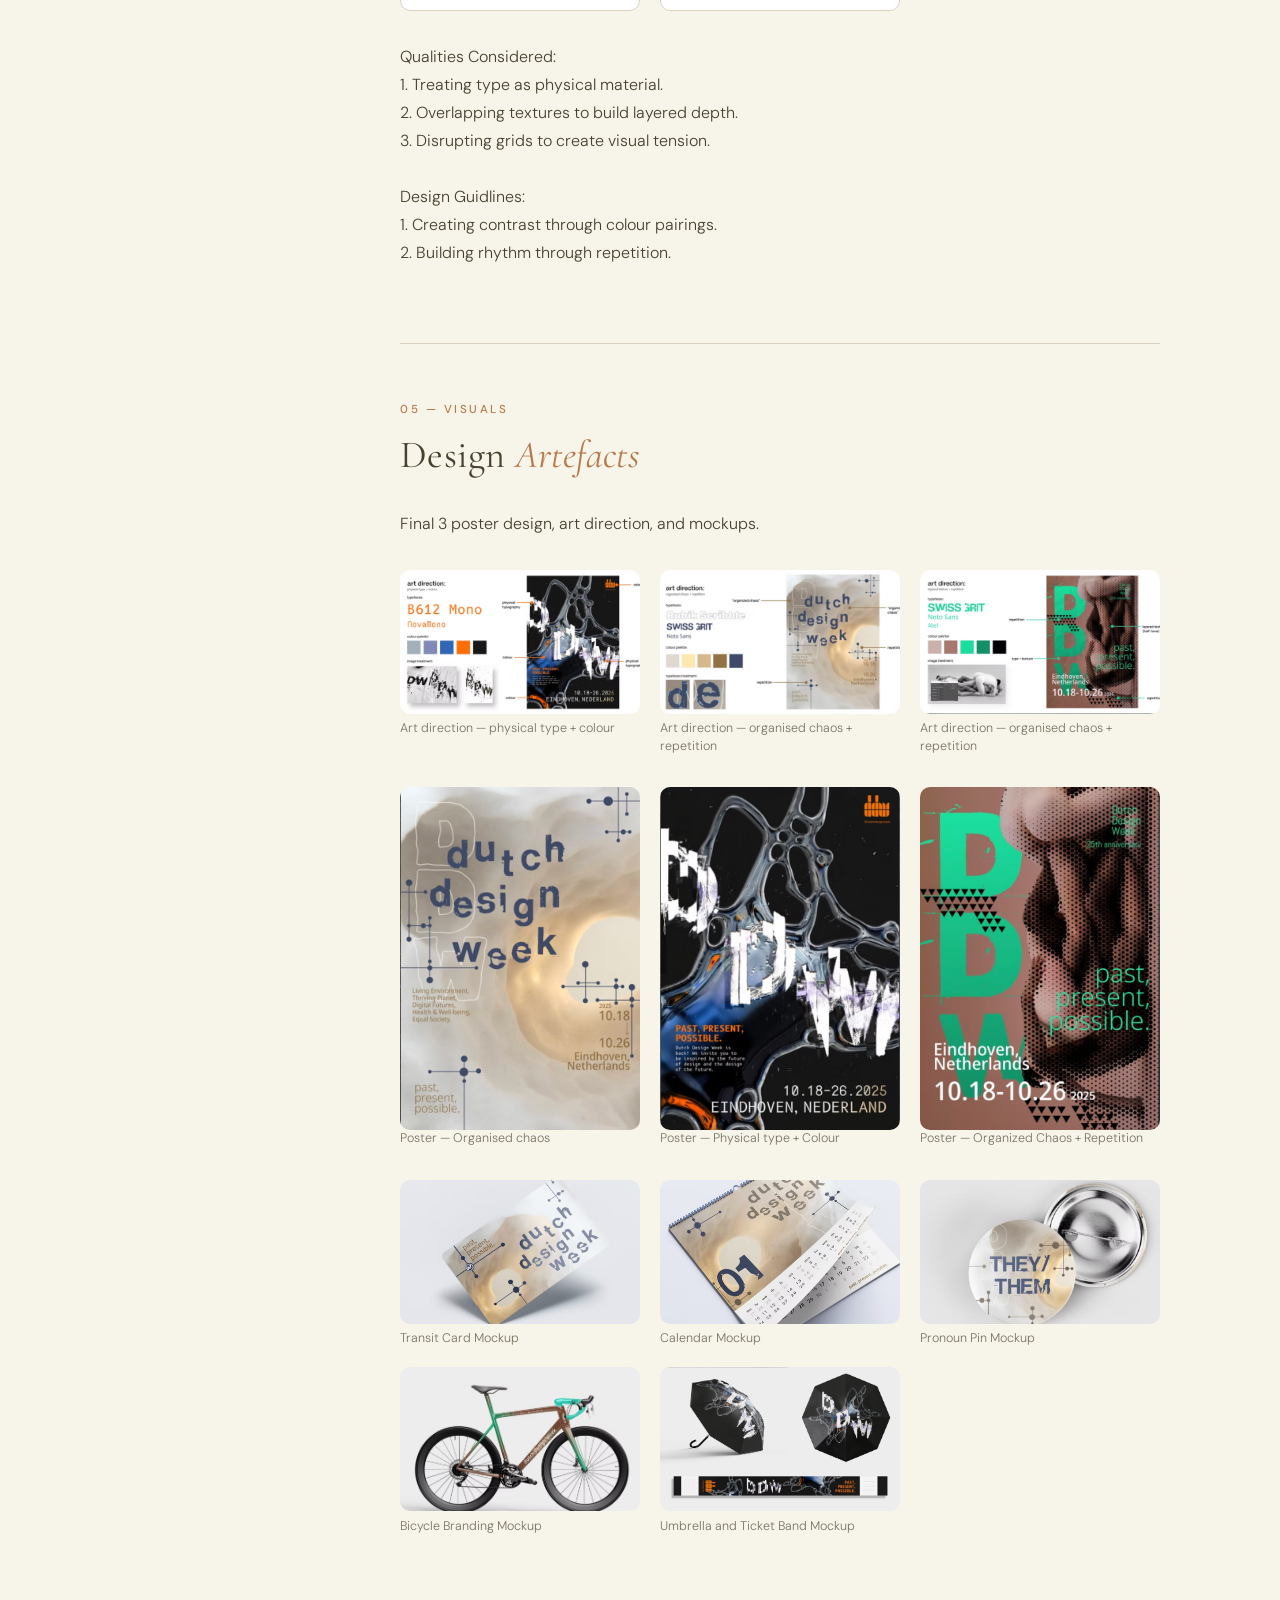
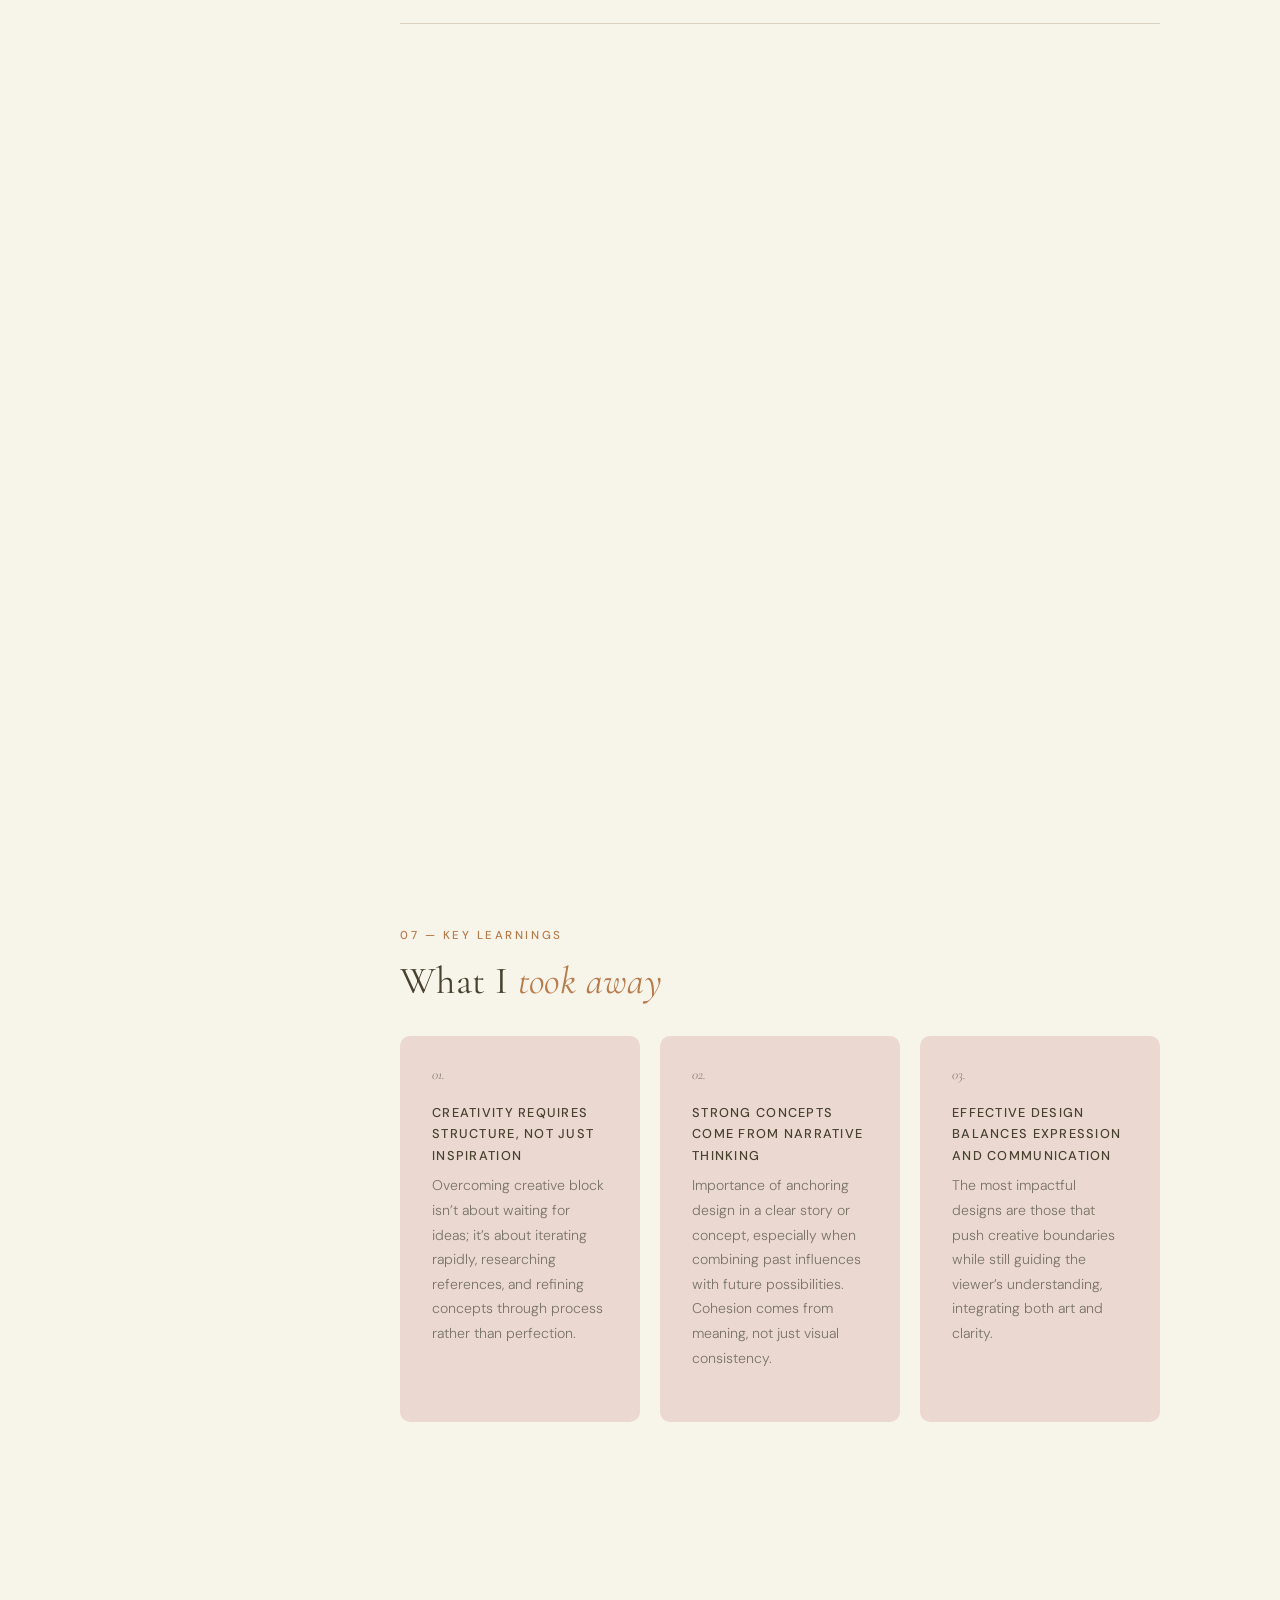
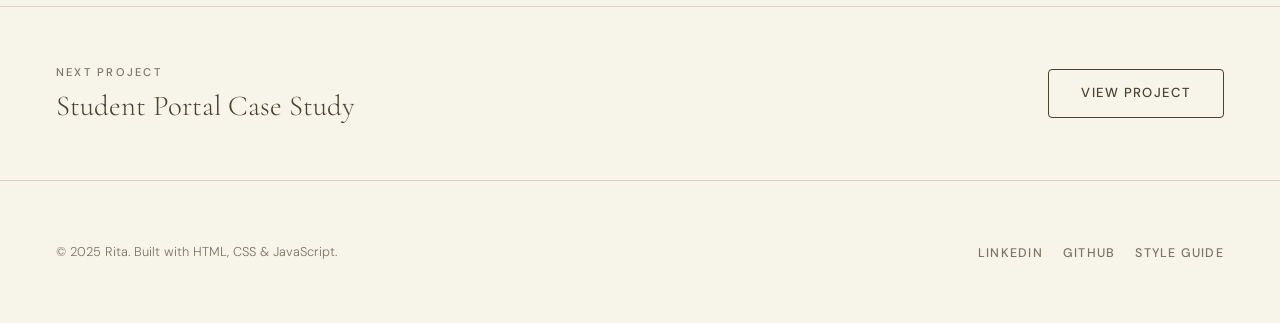
<file: dutchDesign.html>
<!DOCTYPE html>
<html lang="en">

<head>
  <meta name="viewport" content="width=device-width, initial-scale=1.0">
  <meta charset="utf-8">
  <title>Project Title — Rita</title>
  <meta name="description" content="Case study for Dutch Design Week Poster — Exploration of Design Style, Poster, and Mock-ups.">

  <!-- Google Fonts -->
  <link rel="preconnect" href="https://fonts.googleapis.com">
  <link rel="preconnect" href="https://fonts.gstatic.com" crossorigin>
  <link href="https://fonts.googleapis.com/css2?family=Cormorant+Garamond:ital,wght@0,300;0,400;0,600;1,300;1,400&family=DM+Sans:wght@300;400;500&display=swap" rel="stylesheet">

  <link href="css/styleGuide.css" rel="stylesheet">
  <link href="css/main.css" rel="stylesheet">
  <link href="css/project.css" rel="stylesheet">

</head>

<body class="project-page">

  <!-- ── SITE NAV ── -->
  <nav class="site-nav" aria-label="Primary navigation">
    <a href="index.html" class="nav-logo" aria-label="Rita — home">Rita ·</a>
    <ul class="nav-links" role="list">
      <li><a href="index.html#work">Work</a></li>
      <li><a href="projects.html" class="active" aria-current="page">Projects</a></li>
      <li><a href="index.html#about">About</a></li>
      <li><a href="index.html#contact">Contact</a></li>
    </ul>
  </nav>


  <!-- ── PROJECT HERO ── -->
  <header class="project-hero" aria-labelledby="project-title">

    <div class="project-hero-inner">
      <p class="hero-eyebrow fade-up">[ Graphic Design · 2025 ]</p>
      <h1 id="project-title" class="fade-up">Project <em class="accent">Dutch Design Week Posters</em></h1>
      <p class="hero-sub fade-up">
        A 5 week project focusing on designing for 2025 dutch design week's poster, merchandise, 
        marketing campaigns, and microsite.
      </p>

      <!-- Project metadata strip -->
      <div class="project-hero-meta fade-up" role="list" aria-label="Project details">

        <div class="meta-item" role="listitem">
          <span class="meta-label">Role</span>
          <span class="meta-value">Graphic Designer</span>
        </div>

        <div class="meta-item" role="listitem">
          <span class="meta-label">Timeline</span>
          <span class="meta-value">5 Weeks — 2025</span>
        </div>

        <div class="meta-item" role="listitem">
          <span class="meta-label">Tools</span>
          <span class="meta-value">Figma · Photoshop</span>
        </div>

        <div class="meta-item" role="listitem">
          <span class="meta-label">Discipline</span>
          <span class="meta-value">Graphic Design · Mock-Up Design</span>
        </div>

      </div>
    </div>

  </header>


  <!-- ── COVER IMAGE ── -->    
  <div class="project-cover" role="img" aria-label="Project cover image placeholder">
    <img src="img/coverD.png" alt="project cover of ddw">
  </div>


  <!-- ── MAIN CASE STUDY ── -->
  <main id="main-content">

    <div class="case-study">

      <!-- ── STICKY TABLE OF CONTENTS ── -->
      <nav class="case-study-toc" aria-label="Case study sections">
        <p class="toc-label">Contents</p>
        <a class="toc-link" href="#overview">Overview</a>
        <a class="toc-link" href="#problem">Problem Statement</a>
        <a class="toc-link" href="#pain-points">Pain Points</a>
        <a class="toc-link" href="#process">Process</a>
        <a class="toc-link" href="#images">Visuals</a>
        <a class="toc-link" href="#challenges">Challenges</a>
        <a class="toc-link" href="#learnings">Key Learnings</a>
      </nav>


      <!-- ── BODY CONTENT ── -->
      <div class="case-study-body">


        <!-- ① OVERVIEW -->
        <section class="analysis-section reveal" id="overview" aria-labelledby="overview-heading">
          <span class="section-label">01 — Overview</span>
          <h2 id="overview-heading">Project <em class="accent">Context</em></h2>

          <p>
            Dutch Design Week (DDW) takes place every October in Eindhoven. It highlights forward-thinking 
            ideas in design, bringing together both new and established designers across disciplines. 
            The 2025 theme, “Past, Present, Possible,” explores how the past informs the present and how design can shape what’s next.
          </p>
          <p>
            Combining and exploring Ellen Lupton's design principles with Chris Ashworth's unique style 
            of Swiss Grit design, we collectively created our new design identity. Leading to investigations 
            of various lines of design qualities, with our final 3 focus being disrupting grids + repetition, 
            layered texture + colour/repetition, physical typography + colour.
          </p>

          <div class="img-full reveal reveal-delay-1">
            <img src="img/theme.png" alt="dutch design week theme">
            
          </div>

        </section>


        <!-- ② PROBLEM STATEMENT -->
        <section class="analysis-section reveal" id="problem" aria-labelledby="problem-heading">
          <span class="section-label">02 — Problem Statement</span>
          <h2 id="problem-heading">What needed to be <em class="accent">solved?</em></h2>

          <p>
            Design today struggles to balance originality, clarity, and meaning, 
            resulting in posters that are either visually repetitive, difficult to interpret, 
            or lacking deeper engagement—failing to capture and hold audience attention in a meaningful way.
          </p>

          <!-- Callout / key insight quote -->
          <blockquote class="callout reveal reveal-delay-1" aria-label="Key insight">
            <p>
              "People are tired of passive, surface-level design—they want bold, meaningful, and 
              intellectually engaging visuals that challenge how they see and interpret information."
            </p>
          </blockquote>

        </section>


        <!-- ③ PAIN POINTS -->
        <section class="analysis-section reveal" id="pain-points" aria-labelledby="painpoints-heading">
          <span class="section-label">03 — Pain Points</span>
          <h2 id="painpoints-heading">Identified <em class="accent">Pain Points</em></h2>

          <p>
            List the specific friction points discovered through research, observation,
            or heuristic evaluation. Each item should be a discrete, actionable problem.
          </p>

          <ul class="pain-points" aria-label="List of pain points">
            <li>Pain Point 1. <br>Modern posters feel generic and forgettable, with no emotional impact value. 
                People crave original, thought-provoking design, not repetitive visuals.</li>
            <li>Pain Point 2. <br>Posters often communicate poorly (style over clarity), making designs hard to 
                understand, resulting in struggles to grasp message quickly. A balance of typography, layout, 
                and abstraction should be explored to guide meaning.</li>
            <li>Pain Point 3. <br>Lack of deeper meaning or narrative in design, consisting only "aesthetics" without 
                story or concept value. Audiences want designs with intention and narrative, not just decoration</li>
          </ul>

        </section>


        <!-- ④ PROCESS -->
        <section class="analysis-section reveal" id="process" aria-labelledby="process-heading">
          <span class="section-label">04 — Process</span>
          <h2 id="process-heading">How I <em class="accent">approached it</em></h2>

          <p>
            Walk through your design or development process. What methods did you use?
            What decisions were made at each stage, and why?
          </p>

          <!-- Step cards -->
          <div class="process-steps" role="list" aria-label="Design process steps">

            <div class="process-step reveal reveal-delay-1" role="listitem">
              <p class="process-step-num" aria-hidden="true">01</p>
              <h3>Research</h3>
              <p>Directing our research with this year's theme and mission days, 
                we did a comprehensive dive into all the current and past exhibitions 
                to decide how to better approach our design direction.</p>
            </div>

            <div class="process-step reveal reveal-delay-2" role="listitem">
              <p class="process-step-num" aria-hidden="true">02</p>
              <h3>Define</h3>
              <p>Our team wanted to emphasize that past works shape our current and possible 
                futures and mission statements which is what ultimately guided our decision to choose past exhibits to guide our designs. </p>
            </div>

            <div class="process-step reveal reveal-delay-3" role="listitem">
              <p class="process-step-num" aria-hidden="true">03</p>
              <h3>Ideate</h3>
              <p>We made over 460+ posters as part of our research project ideating requirement 
                to develop our identity. Event asset considerations were also considered as the hosting country - 
                Netherland's climate, culture, and audience.</p>
            </div>

            <div class="process-step reveal reveal-delay-1" role="listitem">
              <p class="process-step-num" aria-hidden="true">04</p>
              <h3>Prototype</h3>
              <p>High-fidelity Figma prototype utilizing Adobe Photoshop with interactive flows and consideration.</p>
            </div>

            <div class="process-step reveal reveal-delay-2" role="listitem">
              <p class="process-step-num" aria-hidden="true">05</p>
              <h3>Test</h3>
              <p>Testing rounds and iterative refinement through audience interest, understanding, and speed.</p>
            </div>

          </div>

          <p>
            Qualities Considered:
            <br>1. Treating type as physical material.
            <br>2. Overlapping textures to build layered depth.
            <br>3. Disrupting grids to create visual tension.
            <br><br>
            Design Guidlines:
            <br>1. Creating contrast through colour pairings.
            <br>2. Building rhythm through repetition.
          </p>

        </section>


         <!-- ⑤ VISUALS / IMAGE GALLERY -->
        <section class="analysis-section reveal" id="images" aria-labelledby="visuals-heading">
          <span class="section-label">05 — Visuals</span>
          <h2 id="visuals-heading">Design <em class="accent">Artefacts</em></h2>
 
          <p>
            Final 3 poster design, art direction, and mockups.
          </p>

           <!-- ─ landscape photos  -->
          <div class="img-grid-3 reveal reveal-delay-3">
 
            <figure>
              <img src="img/mock2.png" alt="Art direction board — physical type and colour">
              <figcaption>Art direction — physical type + colour</figcaption>
            </figure>
 
            <figure>
              <img src="img/mock5.png" alt="Art direction board — organised chaos and repetition">
              <figcaption>Art direction — organised chaos + repetition</figcaption>
            </figure>

            <figure>
              <img src="img/mock6.png" alt="Art direction board — organised chaos and repetition">
              <figcaption>Art direction — organised chaos + repetition</figcaption>
            </figure>
 
          </div>
 
          <!-- ─ POSTER DESIGNS (portrait, tall)  -->
          <div class="img-grid-3-portrait reveal reveal-delay-3">
 
            <figure>
              <img src="img/d2.png" alt="Dutch Design Week poster — organised chaos direction">
              <figcaption>Poster — Organised chaos</figcaption>
            </figure>
 
            <figure>
              <img src="img/d1.png" alt="Dutch Design Week poster — physical type direction">
              <figcaption>Poster — Physical type + Colour</figcaption>
            </figure>
 
            <figure>
              <img src="img/d3.png" alt="Dutch Design Week poster — layered texture direction">
              <figcaption>Poster — Organized Chaos + Repetition</figcaption>
            </figure>
 
          </div>
 
          <!-- ─ PRODUCT MOCKUPS (landscape)           -->
          <div class="img-grid-3 reveal reveal-delay-3">
 
            <figure>
              <img src="img/mock3.png" alt="Dutch Design Week business card mockup">
              <figcaption>Transit Card Mockup</figcaption>
            </figure>
 
            <figure>
              <img src="img/mock4.png" alt="Dutch Design Week calendar mockup">
              <figcaption>Calendar Mockup</figcaption>
            </figure>
 
            <figure>
              <img src="img/mock10.png" alt="Dutch Design Week pronoun pin mockup">
              <figcaption>Pronoun Pin Mockup</figcaption>
            </figure>
 
            <figure>
              <img src="img/mock7.png" alt="Dutch Design Week branded bicycle mockup">
              <figcaption>Bicycle Branding Mockup</figcaption>
            </figure>

            <figure>
              <img src="img/mock1.png" alt="Dutch Design Week branded bicycle mockup">
              <figcaption>Umbrella and Ticket Band Mockup</figcaption>
            </figure>
 
          </div>
        </section>


        <!-- ⑥ CHALLENGES -->
        <section class="analysis-section reveal" id="challenges" aria-labelledby="challenges-heading">
          <span class="section-label">06 — Challenges</span>
          <h2 id="challenges-heading">What made it <em class="accent">difficult?</em></h2>

          <p>
            There was initially a struggle with creativity block, difficulty aligning past 
            Dutch Design Week aesthetics with a forward-looking concept, and balancing 
            experimental visuals with clear communication.
          </p>
          <p>
            Challenges were overcomed by iterating rapidly through sketches and references, 
            defining a strong narrative to unify past and future elements, and 
            refining designs through feedback to ensure both visual impact and readability.
          </p>

          <ol aria-label="Challenges encountered">
            <li>
              <strong>Overcoming Creative Blocks:</strong> <br>   At the start, 
              I struggled to generate concepts that felt original yet meaningful, 
              especially when trying to move beyond conventional poster styles. 
              This made it difficult to confidently commit to a direction early on.
            </li>
            <li>
              <strong>Bridging Past and Future Cohesively:</strong> <br>    A major challenge was 
              figuring out how to visually connect past Dutch Design Week aesthetics with a forward-looking perspective. 
              I had to ensure the designs felt rooted in historical context while still pushing toward 
              something new and experimental.
            </li>
            <li>
              <strong>Balancing Experimentation with Clarity:</strong> <br>    While exploring bold, 
              abstract visuals, I found it difficult to maintain clear communication and readability. 
              There was constant tension between creating something visually striking and ensuring the message remained accessible.
            </li>
          </ol>
        </section>


        <!-- ⑦ KEY LEARNINGS -->
        <section class="analysis-section reveal" id="learnings" aria-labelledby="learnings-heading">
          <span class="section-label">07 — Key Learnings</span>
          <h2 id="learnings-heading">What I <em class="accent">took away</em></h2>

          <!-- Learning cards -->
          <div class="learnings-grid" role="list" aria-label="Key learnings">

            <div class="learning-card reveal reveal-delay-1" role="listitem">
              <p class="learning-card-icon" aria-hidden="true">01.</p>
              <h3>Creativity Requires Structure, Not Just Inspiration</h3>
              <p>Overcoming creative block isn’t about waiting for 
                ideas; it’s about iterating rapidly, researching references, and refining 
                concepts through process rather than perfection.</p>
            </div>

            <div class="learning-card reveal reveal-delay-2" role="listitem">
              <p class="learning-card-icon" aria-hidden="true">02.</p>
              <h3>Strong Concepts Come from Narrative Thinking</h3>
              <p>Importance of anchoring design in a clear story or concept, 
                especially when combining past influences with future possibilities. 
                Cohesion comes from meaning, not just visual consistency.</p>
            </div>

            <div class="learning-card reveal reveal-delay-3" role="listitem">
              <p class="learning-card-icon" aria-hidden="true">03.</p>
              <h3>Effective Design Balances Expression and Communication</h3>
              <p>The most impactful designs are those that push creative boundaries 
                while still guiding the viewer’s understanding, integrating both art and clarity.</p>
            </div>

          </div>
        </section>

      </div>
    </div>


    <!-- ── NEXT PROJECT STRIP ── -->
    <nav class="next-project" aria-label="Navigate to next project">
      <div>
        <p class="next-project-label">Next Project</p>
        <p class="next-project-title">Student Portal Case Study</p>
      </div>
      <a href="studentPortal.html" class="btn-ghost" aria-label="View next project: Student Portal Case Study">
        View Project
      </a>
    </nav>

  </main>


  <!-- ── FOOTER ── -->
  <footer class="site-footer" role="contentinfo">
    <p>© 2025 Rita. Built with HTML, CSS &amp; JavaScript.</p>
    <ul class="footer-links" role="list">
      <li><a href="https://www.linkedin.com/in/shan-ya-hu/">LinkedIn</a></li>
      <li><a href="https://github.com/shanya-04">GitHub</a></li>
      <li><a href="brand.html">Style Guide</a></li>
    </ul>
  </footer>


  <script>
    /* ── SCROLL REVEAL ──────────────────────────────────────────
       Watches .reveal elements and adds .visible when they enter
       the viewport. Mirrors the approach in js/main.js.
    ─────────────────────────────────────────────────────────── */
    document.addEventListener('DOMContentLoaded', () => {

      const revealEls = document.querySelectorAll('.reveal');

      // Immediately reveal anything already in the viewport
      revealEls.forEach(el => {
        const rect = el.getBoundingClientRect();
        if (rect.top < window.innerHeight && rect.bottom > 0) {
          el.classList.add('visible');
        }
      });

      const revealObserver = new IntersectionObserver((entries) => {
        entries.forEach(entry => {
          if (entry.isIntersecting) {
            entry.target.classList.add('visible');
            revealObserver.unobserve(entry.target);
          }
        });
      }, { threshold: 0.08 });

      revealEls.forEach(el => {
        if (!el.classList.contains('visible')) {
          revealObserver.observe(el);
        }
      });


      /* ── ACTIVE TOC HIGHLIGHT ──────────────────────────────────
         Highlights the TOC link matching the section currently
         most visible in the viewport as the user scrolls.
      ─────────────────────────────────────────────────────────── */
      const tocLinks = document.querySelectorAll('.toc-link');
      const analysisSections = document.querySelectorAll('.analysis-section[id]');

      if (analysisSections.length > 0 && tocLinks.length > 0) {
        const tocObserver = new IntersectionObserver((entries) => {
          entries.forEach(entry => {
            if (entry.isIntersecting) {
              tocLinks.forEach(link => {
                link.classList.toggle(
                  'active',
                  link.getAttribute('href') === '#' + entry.target.id
                );
              });
            }
          });
        }, { threshold: 0.35 });

        analysisSections.forEach(s => tocObserver.observe(s));
      }

    });
  </script>

</body>
</html>
</file>
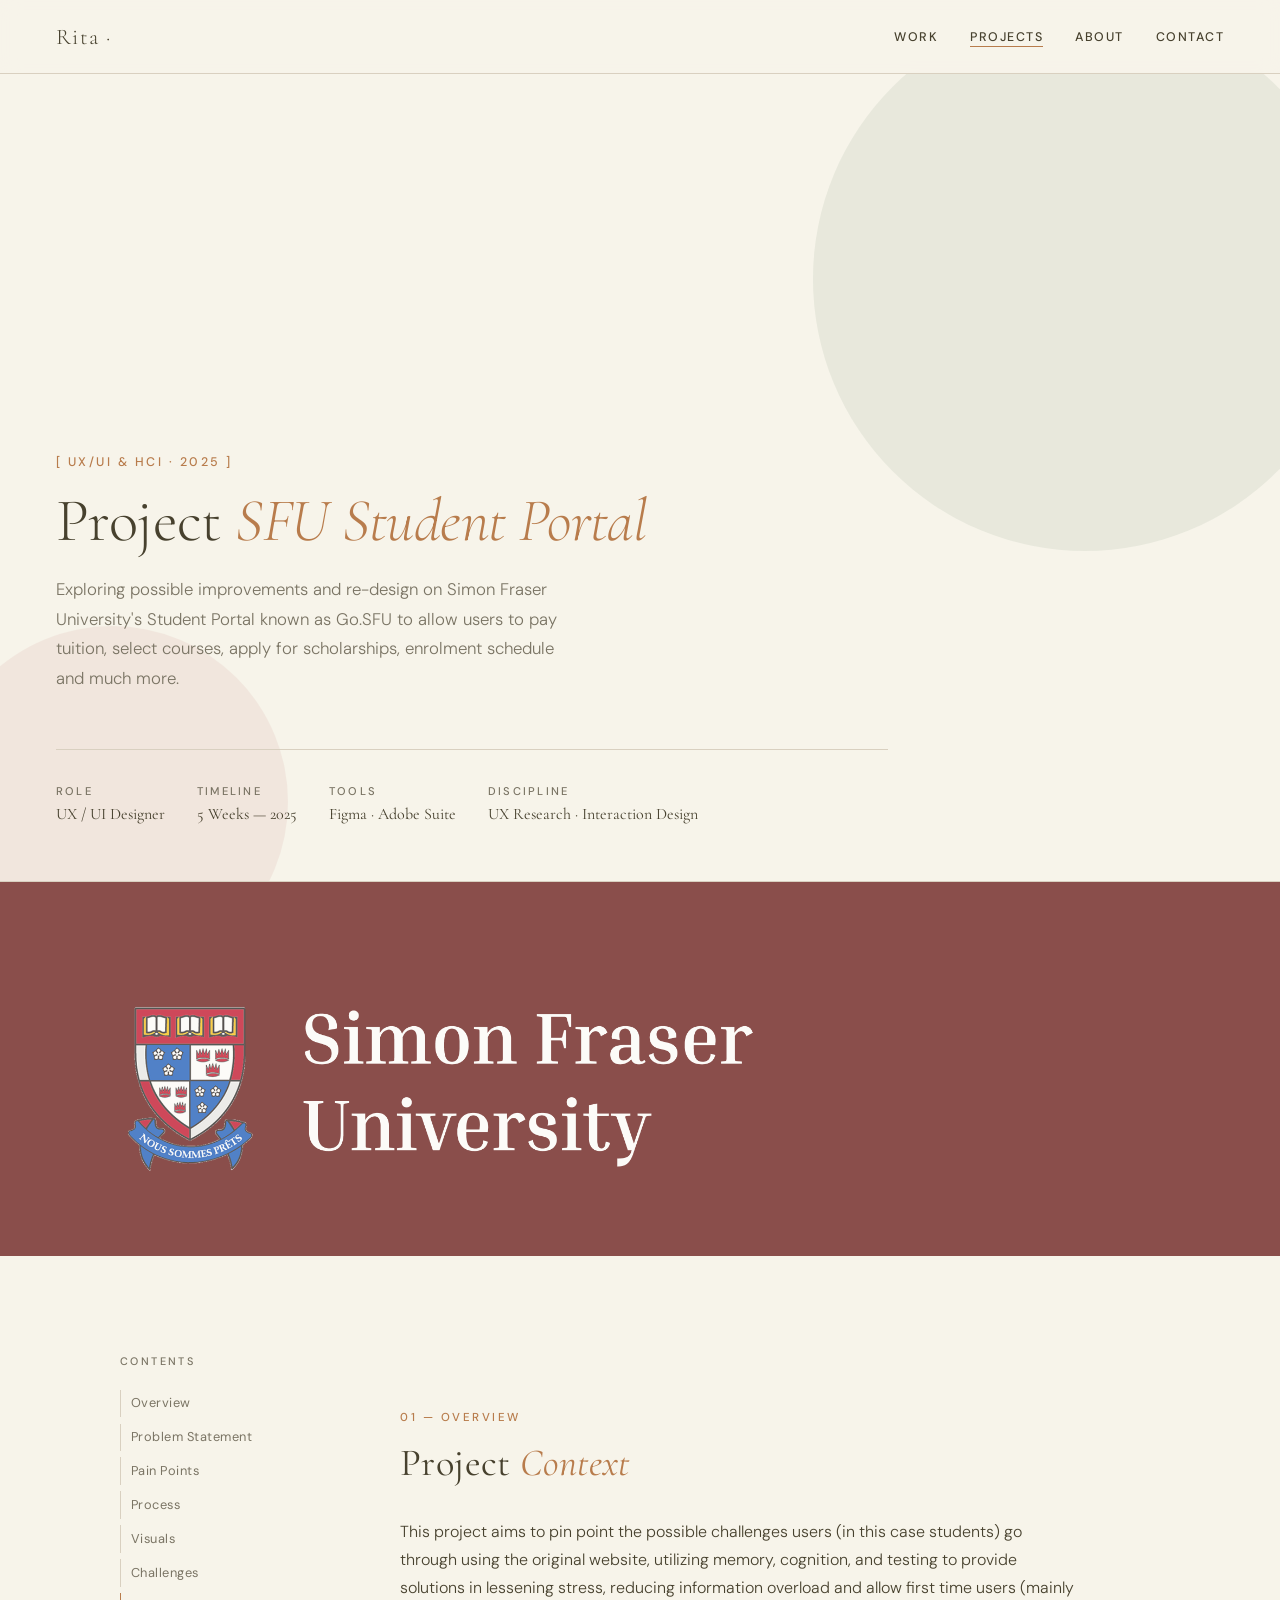
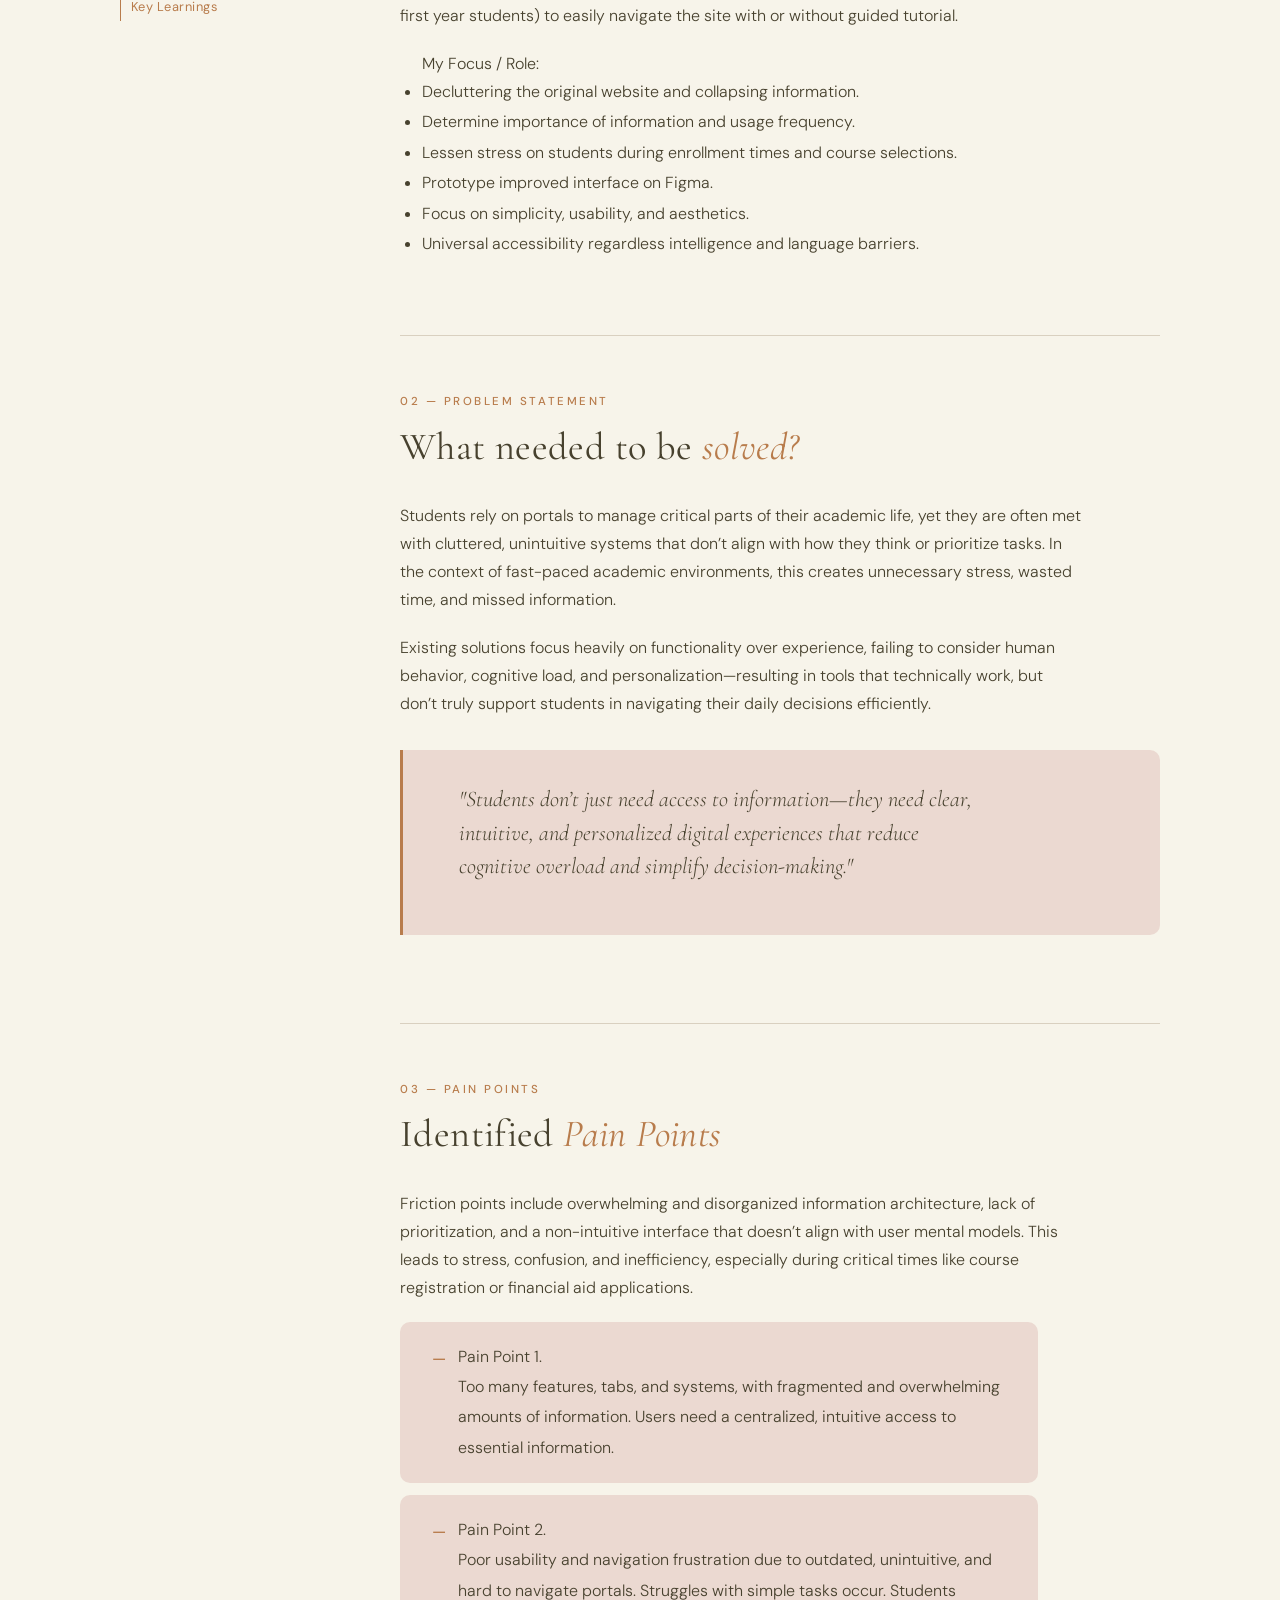
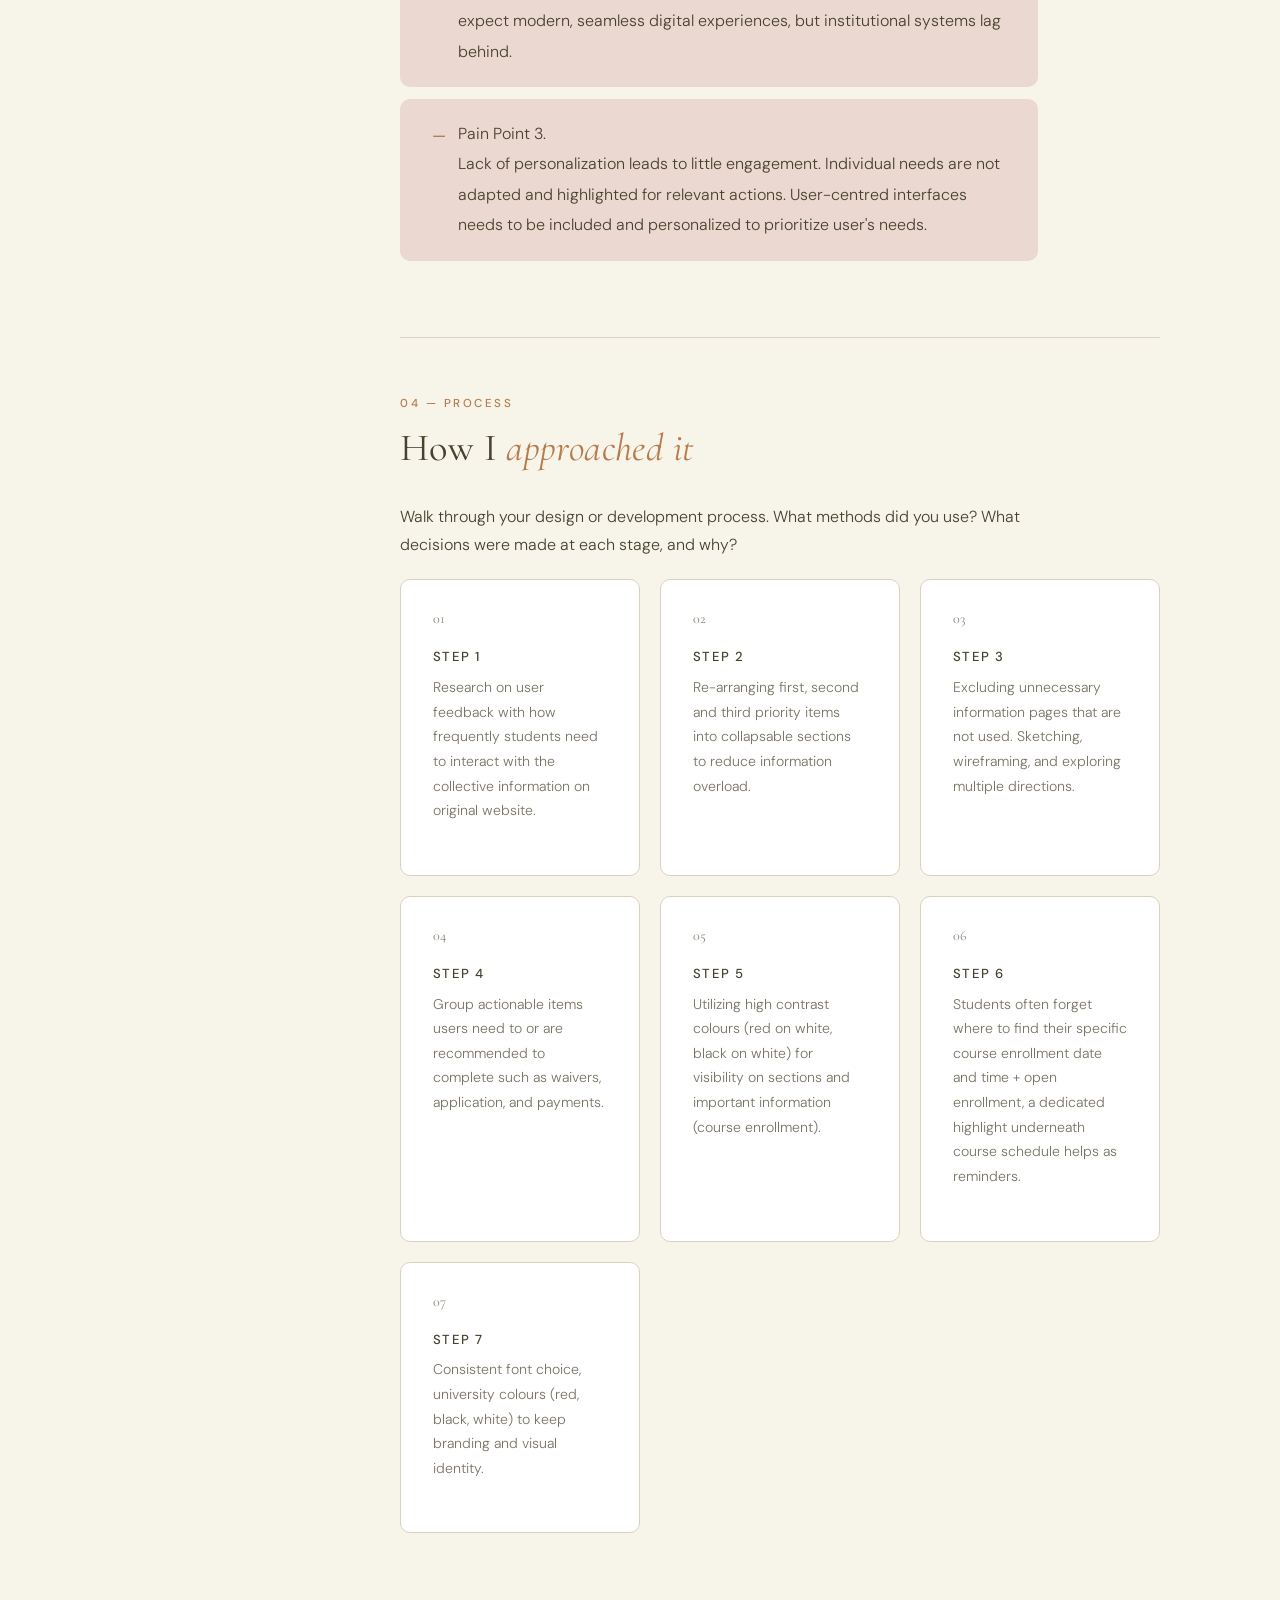
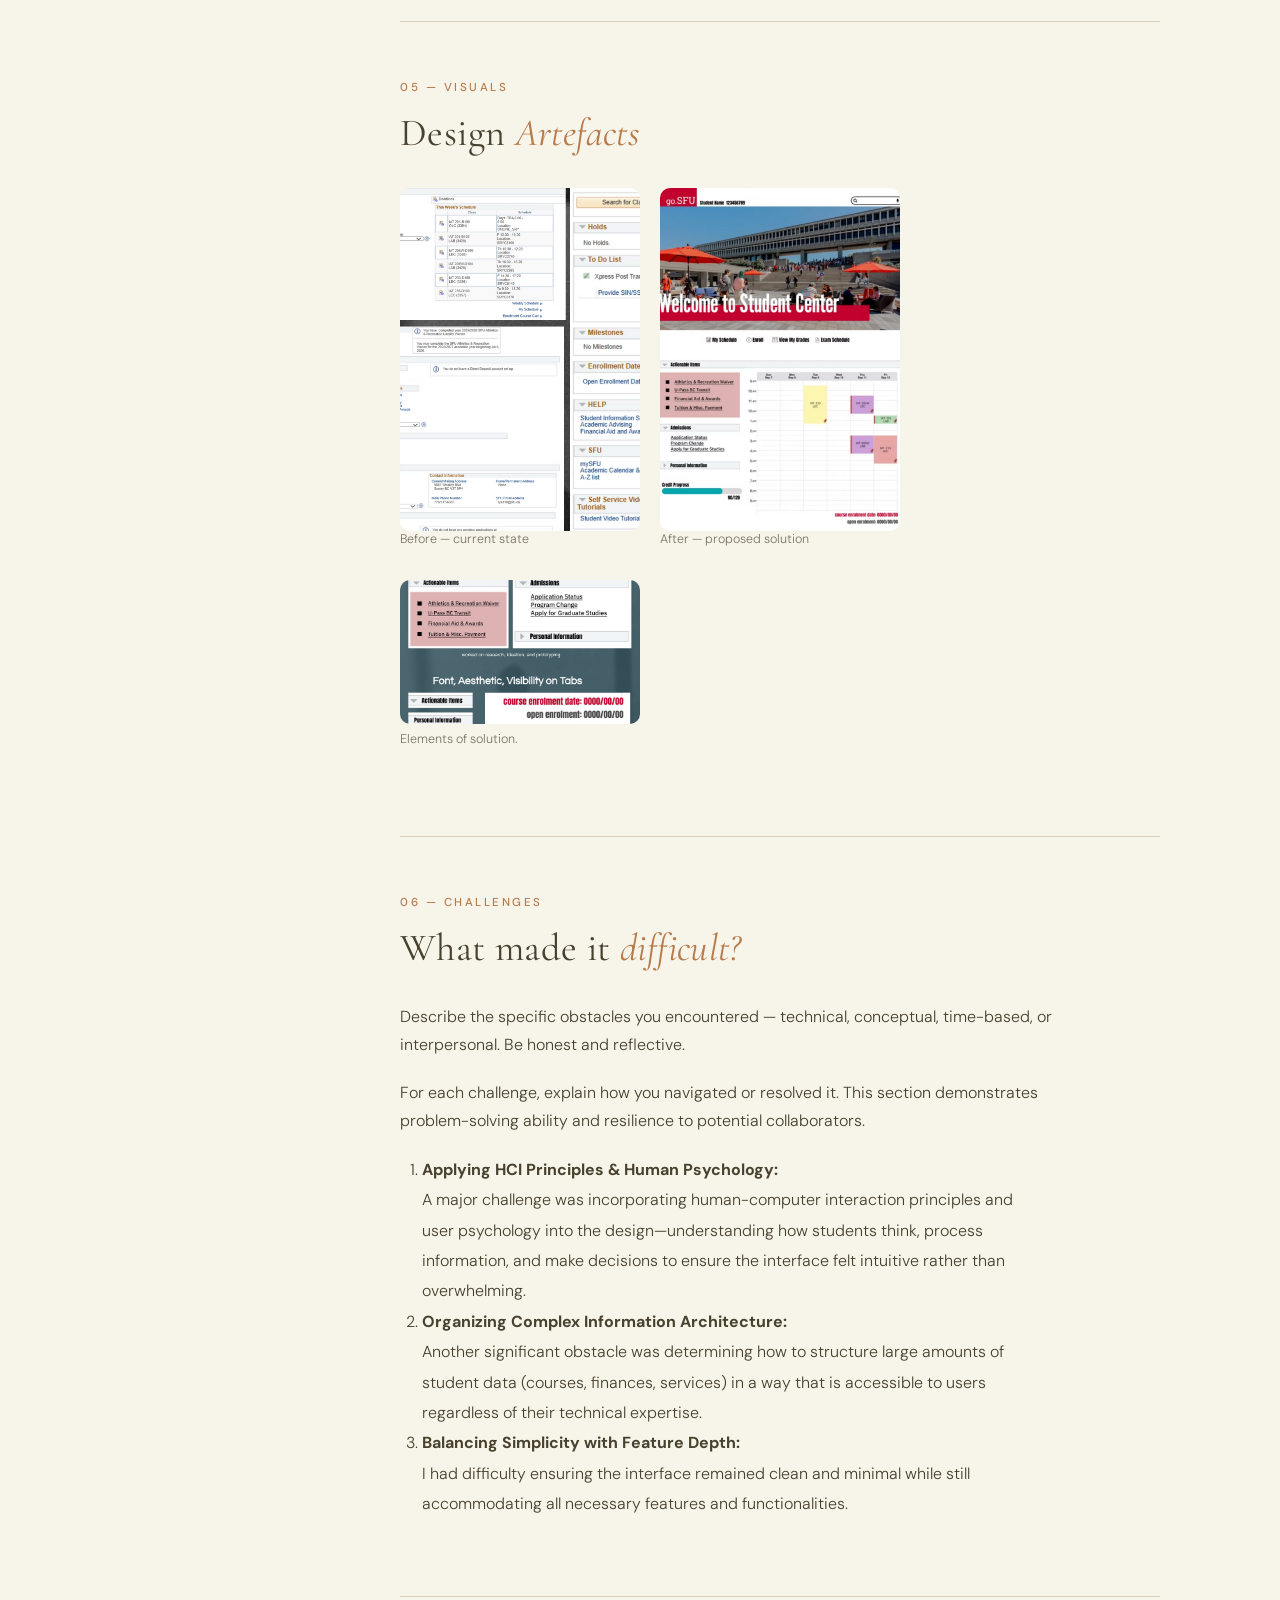
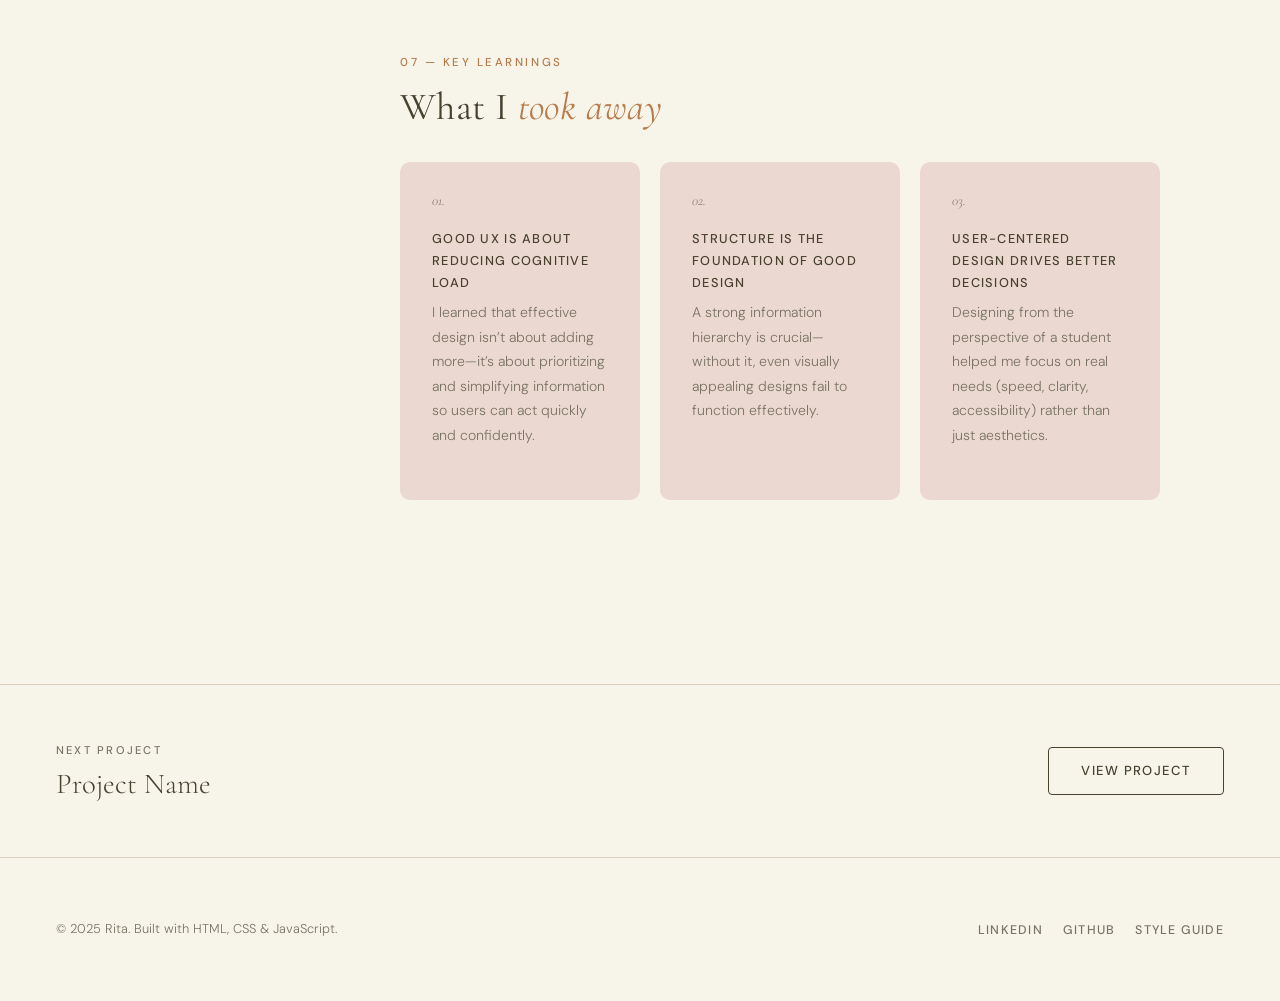
<file: studentPortal.html>
<!DOCTYPE html>
<html lang="en">

<head>
  <meta name="viewport" content="width=device-width, initial-scale=1.0">
  <meta charset="utf-8">
  <title>Project Title — Rita</title>
  <meta name="description" content="Case study for SFU Student Portal — Improve UX/UI for accessibility.">

  <!-- Google Fonts -->
  <link rel="preconnect" href="https://fonts.googleapis.com">
  <link rel="preconnect" href="https://fonts.gstatic.com" crossorigin>
  <link href="https://fonts.googleapis.com/css2?family=Cormorant+Garamond:ital,wght@0,300;0,400;0,600;1,300;1,400&family=DM+Sans:wght@300;400;500&display=swap" rel="stylesheet">

  <link href="css/styleGuide.css" rel="stylesheet">
  <link href="css/main.css" rel="stylesheet">
  <link href="css/project.css" rel="stylesheet">

</head>

<body class="project-page">

  <!-- ── SITE NAV ── -->
  <nav class="site-nav" aria-label="Primary navigation">
    <a href="index.html" class="nav-logo" aria-label="Rita — home">Rita ·</a>
    <ul class="nav-links" role="list">
      <li><a href="index.html#work">Work</a></li>
      <li><a href="projects.html" class="active" aria-current="page">Projects</a></li>
      <li><a href="index.html#about">About</a></li>
      <li><a href="index.html#contact">Contact</a></li>
    </ul>
  </nav>


  <!-- ── PROJECT HERO ── -->
  <header class="project-hero" aria-labelledby="project-title">

    <div class="project-hero-inner">
      <p class="hero-eyebrow fade-up">[ UX/UI & HCI · 2025 ]</p>
      <h1 id="project-title" class="fade-up">Project <em class="accent">SFU Student Portal</em></h1>
      <p class="hero-sub fade-up">
        Exploring possible improvements and re-design on Simon Fraser University's Student 
        Portal known as Go.SFU to allow users to pay tuition, select courses, apply for scholarships, 
        enrolment schedule and much more.
      </p>

      <!-- Project metadata strip -->
      <div class="project-hero-meta fade-up" role="list" aria-label="Project details">

        <div class="meta-item" role="listitem">
          <span class="meta-label">Role</span>
          <span class="meta-value">UX / UI Designer</span>
        </div>

        <div class="meta-item" role="listitem">
          <span class="meta-label">Timeline</span>
          <span class="meta-value">5 Weeks — 2025</span>
        </div>

        <div class="meta-item" role="listitem">
          <span class="meta-label">Tools</span>
          <span class="meta-value">Figma · Adobe Suite</span>
        </div>

        <div class="meta-item" role="listitem">
          <span class="meta-label">Discipline</span>
          <span class="meta-value">UX Research · Interaction Design</span>
        </div>

      </div>
    </div>

  </header>


  <!-- ── COVER IMAGE ── -->                       
  <div class="project-cover" role="img" aria-label="Student Portal project cover image">
    <img src="img/sfuCover.png" alt="sfu cover project image">
  </div>


  <!-- ── MAIN CASE STUDY ── -->
  <main id="main-content">

    <div class="case-study">

      <!-- ── STICKY TABLE OF CONTENTS ── -->
      <nav class="case-study-toc" aria-label="Case study sections">
        <p class="toc-label">Contents</p>
        <a class="toc-link" href="#overview">Overview</a>
        <a class="toc-link" href="#problem">Problem Statement</a>
        <a class="toc-link" href="#pain-points">Pain Points</a>
        <a class="toc-link" href="#process">Process</a>
        <a class="toc-link" href="#images">Visuals</a>
        <a class="toc-link" href="#challenges">Challenges</a>
        <a class="toc-link" href="#learnings">Key Learnings</a>
      </nav>


      <!-- ── BODY CONTENT ── -->
      <div class="case-study-body">


        <!-- ① OVERVIEW -->
        <section class="analysis-section reveal" id="overview" aria-labelledby="overview-heading">
          <span class="section-label">01 — Overview</span>
          <h2 id="overview-heading">Project <em class="accent">Context</em></h2>

          <p>
            This project aims to pin point the possible challenges users (in this case students) 
            go through using the original website, utilizing memory, cognition, and testing to 
            provide solutions in lessening stress, reducing information overload and allow first time users 
            (mainly first year students) to easily navigate the site with or without guided tutorial.
          </p>
          <ul>My Focus / Role:
            <li>Decluttering the original website and collapsing information.</li>
            <li>Determine importance of information and usage frequency.</li>
            <li>Lessen stress on students during enrollment times and course selections.</li>
            <li>Prototype improved interface on Figma.</li>
            <li>Focus on simplicity, usability, and aesthetics.</li>
            <li>Universal accessibility regardless intelligence and language barriers.</li>
          </ul>
        </section>


        <!-- ② PROBLEM STATEMENT -->
        <section class="analysis-section reveal" id="problem" aria-labelledby="problem-heading">
          <span class="section-label">02 — Problem Statement</span>
          <h2 id="problem-heading">What needed to be <em class="accent">solved?</em></h2>

          <p>
            Students rely on portals to manage critical parts of their academic life, 
            yet they are often met with cluttered, unintuitive systems that don’t align 
            with how they think or prioritize tasks. In the context of fast-paced academic environments,
             this creates unnecessary stress, wasted time, and missed information.
          </p>
          <p>
            Existing solutions focus heavily on functionality over experience, failing to consider human 
            behavior, cognitive load, and personalization—resulting in tools that technically work, but don’t 
            truly support students in navigating their daily decisions efficiently.
          </p>

          <!-- Callout / key insight quote -->
          <blockquote class="callout reveal reveal-delay-1" aria-label="Key insight">
            <p>
              "Students don’t just need access to information—they need clear, 
              intuitive, and personalized digital experiences that reduce cognitive overload 
              and simplify decision-making."
            </p>
          </blockquote>

        </section>


        <!-- ③ PAIN POINTS -->
        <section class="analysis-section reveal" id="pain-points" aria-labelledby="painpoints-heading">
          <span class="section-label">03 — Pain Points</span>
          <h2 id="painpoints-heading">Identified <em class="accent">Pain Points</em></h2>

          <p>
            Friction points include overwhelming and disorganized information architecture, lack of prioritization, and a non-intuitive interface that doesn’t align with user mental models.
             This leads to stress, confusion, and inefficiency, especially during critical times like course registration or financial aid applications.
          </p>

          <ul class="pain-points" aria-label="List of pain points">
            <li>Pain Point 1. <br>Too many features, tabs, and systems, with fragmented and overwhelming amounts of information. Users need a centralized,
            intuitive access to essential information.</li>
            <li>Pain Point 2. <br>Poor usability and navigation frustration due to outdated, unintuitive, and hard to navigate portals.
                Struggles with simple tasks occur. Students expect modern, seamless digital experiences, but institutional systems lag behind.</li>
            <li>Pain Point 3. <br>Lack of personalization leads to little engagement. Individual needs are not adapted and highlighted for relevant actions.
                User-centred interfaces needs to be included and personalized to prioritize user's needs.</li>
          </ul>

        </section>


        <!-- ④ PROCESS -->
        <section class="analysis-section reveal" id="process" aria-labelledby="process-heading">
          <span class="section-label">04 — Process</span>
          <h2 id="process-heading">How I <em class="accent">approached it</em></h2>

          <p>
            Walk through your design or development process. What methods did you use?
            What decisions were made at each stage, and why?
          </p>

          <!-- Step cards -->
          <div class="process-steps" role="list" aria-label="Design process steps">

            <div class="process-step reveal reveal-delay-1" role="listitem">
              <p class="process-step-num" aria-hidden="true">01</p>
              <h3>Step 1</h3>
              <p>Research on user feedback with how frequently students need to interact with the collective information on original website.</p>
            </div>

            <div class="process-step reveal reveal-delay-2" role="listitem">
              <p class="process-step-num" aria-hidden="true">02</p>
              <h3>Step 2</h3>
              <p>Re-arranging first, second and third priority items into collapsable sections to reduce information overload.</p>
            </div>

            <div class="process-step reveal reveal-delay-3" role="listitem">
              <p class="process-step-num" aria-hidden="true">03</p>
              <h3>Step 3</h3>
              <p>Excluding unnecessary information pages that are not used. Sketching, wireframing, and exploring multiple directions.</p>
            </div>

            <div class="process-step reveal reveal-delay-1" role="listitem">
              <p class="process-step-num" aria-hidden="true">04</p>
              <h3>Step 4</h3>
              <p>Group actionable items users need to or are recommended to complete such as waivers, application, and payments.</p>
            </div>

            <div class="process-step reveal reveal-delay-2" role="listitem">
              <p class="process-step-num" aria-hidden="true">05</p>
              <h3>Step 5</h3>
              <p>Utilizing high contrast colours (red on white, black on white) for visibility on sections and important information (course enrollment).</p>
            </div>

            <div class="process-step reveal reveal-delay-2" role="listitem">
              <p class="process-step-num" aria-hidden="true">06</p>
              <h3>Step 6</h3>
              <p>Students often forget where to find their specific course enrollment date and time + open enrollment, a dedicated highlight underneath course schedule helps as reminders.</p>
            </div>

            <div class="process-step reveal reveal-delay-2" role="listitem">
              <p class="process-step-num" aria-hidden="true">07</p>
              <h3>Step 7</h3>
              <p>Consistent font choice, university colours (red, black, white) to keep branding and visual identity.</p>
            </div>

          </div>

        </section>


        <!-- ⑤ VISUALS / IMAGE GALLERY -->
        <section class="analysis-section reveal" id="images" aria-labelledby="visuals-heading">
          <span class="section-label">05 — Visuals</span>
          <h2 id="visuals-heading">Design <em class="accent">Artefacts</em></h2>

          <div class="img-grid-3-portrait reveal reveal-delay-1">

            <figure>
              <img src="img/before.png" alt="before proposed solution of student portal">
              <figcaption>Before — current state</figcaption>
            </figure>
            
            <figure>
              <img src="img/after.png" alt="after proposed solution of student portal">
              <figcaption>After — proposed solution</figcaption>
            </figure>
          </div>

          <div class="img-grid-3 reveal reveal-delay-1">
            <figure>
              <img src="img/sections.png" alt="smaller sections that make up of solution">
              <figcaption>Elements of solution.</figcaption>
            </figure>
          </div>
        </section>

        <!-- ⑥ CHALLENGES -->
        <section class="analysis-section reveal" id="challenges" aria-labelledby="challenges-heading">
          <span class="section-label">06 — Challenges</span>
          <h2 id="challenges-heading">What made it <em class="accent">difficult?</em></h2>

          <p>
            Describe the specific obstacles you encountered — technical, conceptual,
            time-based, or interpersonal. Be honest and reflective.
          </p>
          <p>
            For each challenge, explain how you navigated or resolved it. This section
            demonstrates problem-solving ability and resilience to potential collaborators.
          </p>

          <ol aria-label="Challenges encountered">
            <li>
              <strong>Applying HCI Principles & Human Psychology:</strong> <br>   A major challenge was 
              incorporating human-computer interaction principles and user psychology into the design—understanding
               how students think, process information, and make decisions to ensure the interface felt intuitive rather than overwhelming.
            </li>
            <li>
              <strong>Organizing Complex Information Architecture:</strong> <br>    Another significant obstacle was determining
              how to structure large amounts of student data (courses, finances, services) in a way that is accessible to users regardless of their technical expertise.
            </li>
            <li>
              <strong>Balancing Simplicity with Feature Depth:</strong> <br>    I had difficulty ensuring the interface 
              remained clean and minimal while still accommodating all necessary features and functionalities.
            </li>
          </ol>

        </section>


        <!-- ⑦ KEY LEARNINGS -->
        <section class="analysis-section reveal" id="learnings" aria-labelledby="learnings-heading">
          <span class="section-label">07 — Key Learnings</span>
          <h2 id="learnings-heading">What I <em class="accent">took away</em></h2>

          <!-- Learning cards -->
          <div class="learnings-grid" role="list" aria-label="Key learnings">

            <div class="learning-card reveal reveal-delay-1" role="listitem">
              <p class="learning-card-icon" aria-hidden="true">01.</p>
              <h3>Good UX Is About Reducing Cognitive Load</h3>
              <p>I learned that effective design isn’t about adding more—it’s about prioritizing
                 and simplifying information so users can act quickly and confidently.</p>
            </div>

            <div class="learning-card reveal reveal-delay-2" role="listitem">
              <p class="learning-card-icon" aria-hidden="true">02.</p>
              <h3>Structure Is the Foundation of Good Design</h3>
              <p>A strong information hierarchy is crucial—without it, 
                even visually appealing designs fail to function effectively.</p>
            </div>

            <div class="learning-card reveal reveal-delay-3" role="listitem">
              <p class="learning-card-icon" aria-hidden="true">03.</p>
              <h3>User-Centered Design Drives Better Decisions</h3>
              <p>Designing from the perspective of a student helped me 
                focus on real needs (speed, clarity, accessibility) rather than just aesthetics.</p>
            </div>

          </div>
        </section>


      </div>
    </div>


    <!-- ── NEXT PROJECT STRIP ── -->
    <nav class="next-project" aria-label="Navigate to next project">
      <div>
        <p class="next-project-label">Next Project</p>
        <p class="next-project-title">Project Name</p>
      </div>
      <a href="nextProject.html" class="btn-ghost" aria-label="View next project: Project Name">
        View Project
      </a>
    </nav>

  </main>


  <!-- ── FOOTER ── -->
  <footer class="site-footer" role="contentinfo">
    <p>© 2025 Rita. Built with HTML, CSS &amp; JavaScript.</p>
    <ul class="footer-links" role="list">
      <li><a href="https://www.linkedin.com/in/shan-ya-hu/">LinkedIn</a></li>
      <li><a href="https://github.com/shanya-04">GitHub</a></li>
      <li><a href="brand.html">Style Guide</a></li>
    </ul>
  </footer>


  <script>
    /* ── SCROLL REVEAL ──────────────────────────────────────────
       Watches .reveal elements and adds .visible when they enter
       the viewport. Mirrors the approach in js/main.js.
    ─────────────────────────────────────────────────────────── */
    document.addEventListener('DOMContentLoaded', () => {

      const revealEls = document.querySelectorAll('.reveal');

      // Immediately reveal anything already in the viewport
      revealEls.forEach(el => {
        const rect = el.getBoundingClientRect();
        if (rect.top < window.innerHeight && rect.bottom > 0) {
          el.classList.add('visible');
        }
      });

      const revealObserver = new IntersectionObserver((entries) => {
        entries.forEach(entry => {
          if (entry.isIntersecting) {
            entry.target.classList.add('visible');
            revealObserver.unobserve(entry.target);
          }
        });
      }, { threshold: 0.08 });

      revealEls.forEach(el => {
        if (!el.classList.contains('visible')) {
          revealObserver.observe(el);
        }
      });


      /* ── ACTIVE TOC HIGHLIGHT ──────────────────────────────────
         Highlights the TOC link matching the section currently
         most visible in the viewport as the user scrolls.
      ─────────────────────────────────────────────────────────── */
      const tocLinks = document.querySelectorAll('.toc-link');
      const analysisSections = document.querySelectorAll('.analysis-section[id]');

      if (analysisSections.length > 0 && tocLinks.length > 0) {
        const tocObserver = new IntersectionObserver((entries) => {
          entries.forEach(entry => {
            if (entry.isIntersecting) {
              tocLinks.forEach(link => {
                link.classList.toggle(
                  'active',
                  link.getAttribute('href') === '#' + entry.target.id
                );
              });
            }
          });
        }, { threshold: 0.35 });

        analysisSections.forEach(s => tocObserver.observe(s));
      }

    });
  </script>

</body>
</html>
</file>
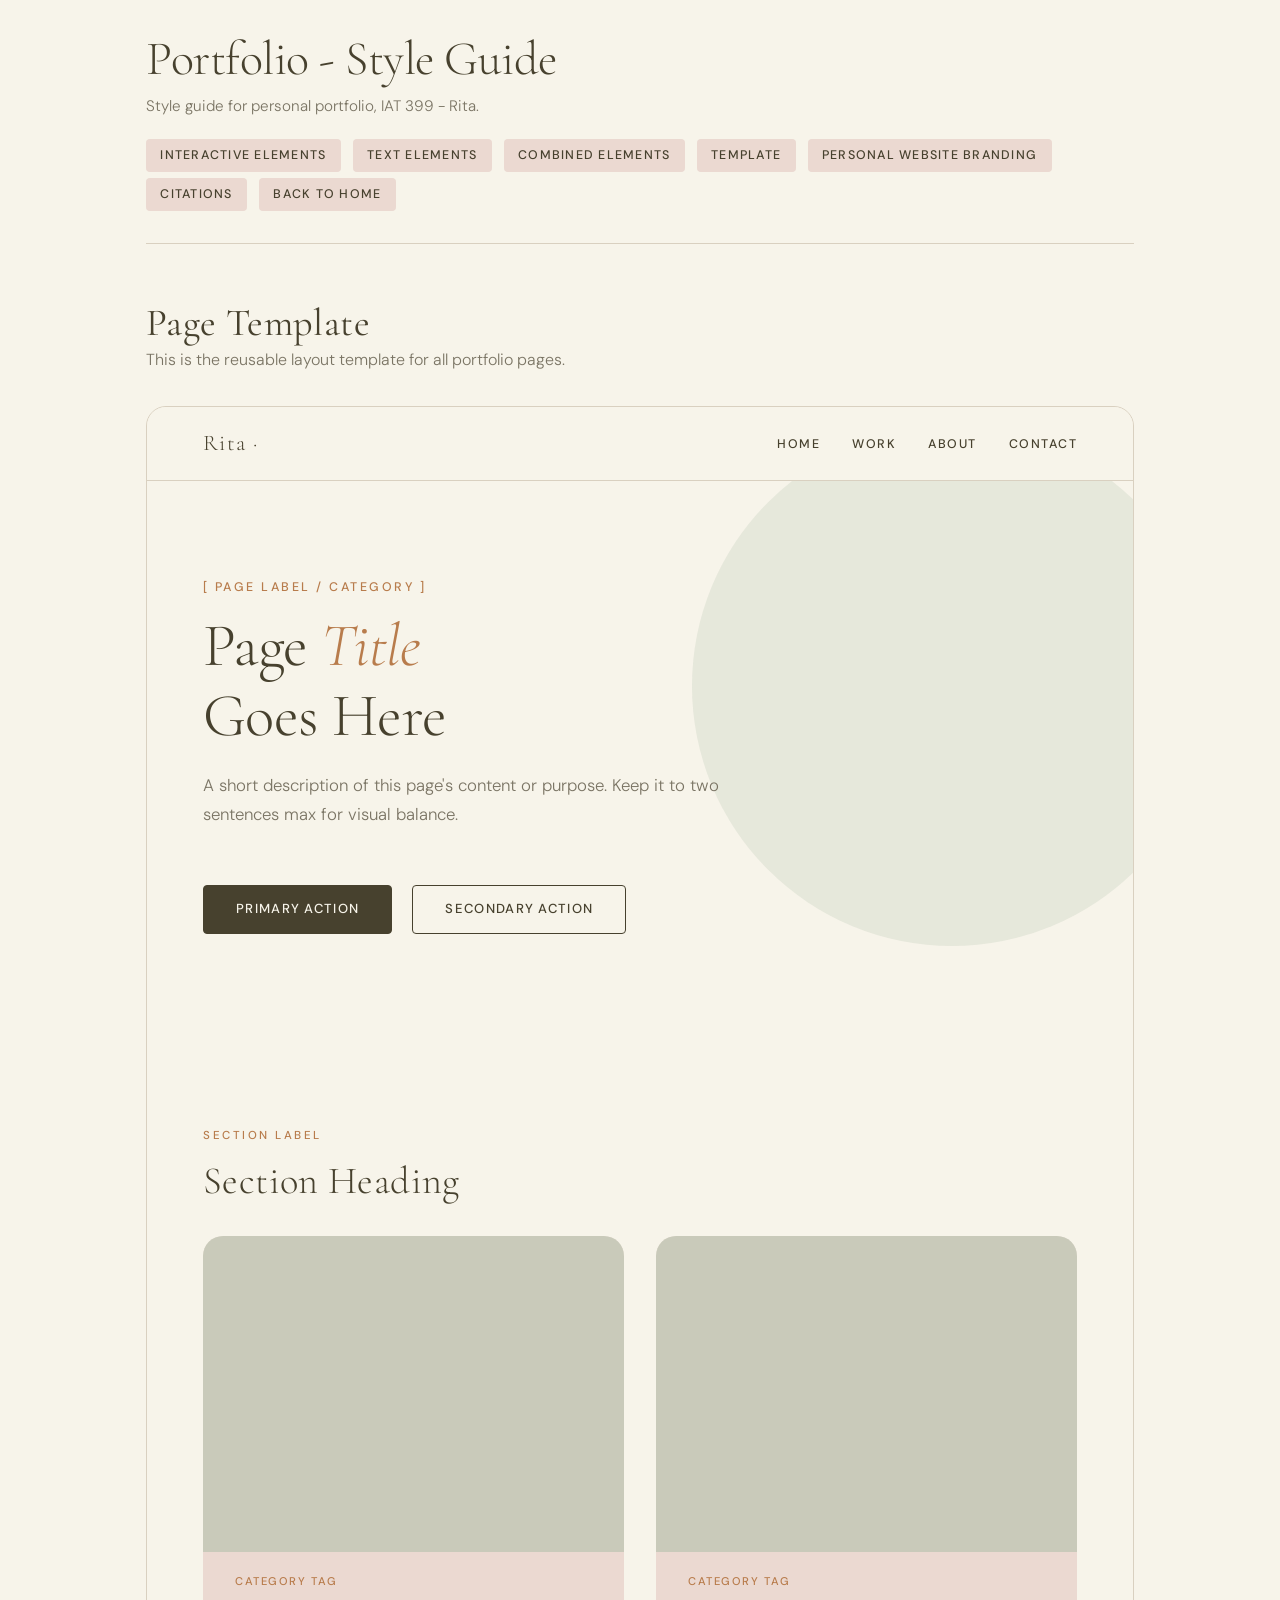
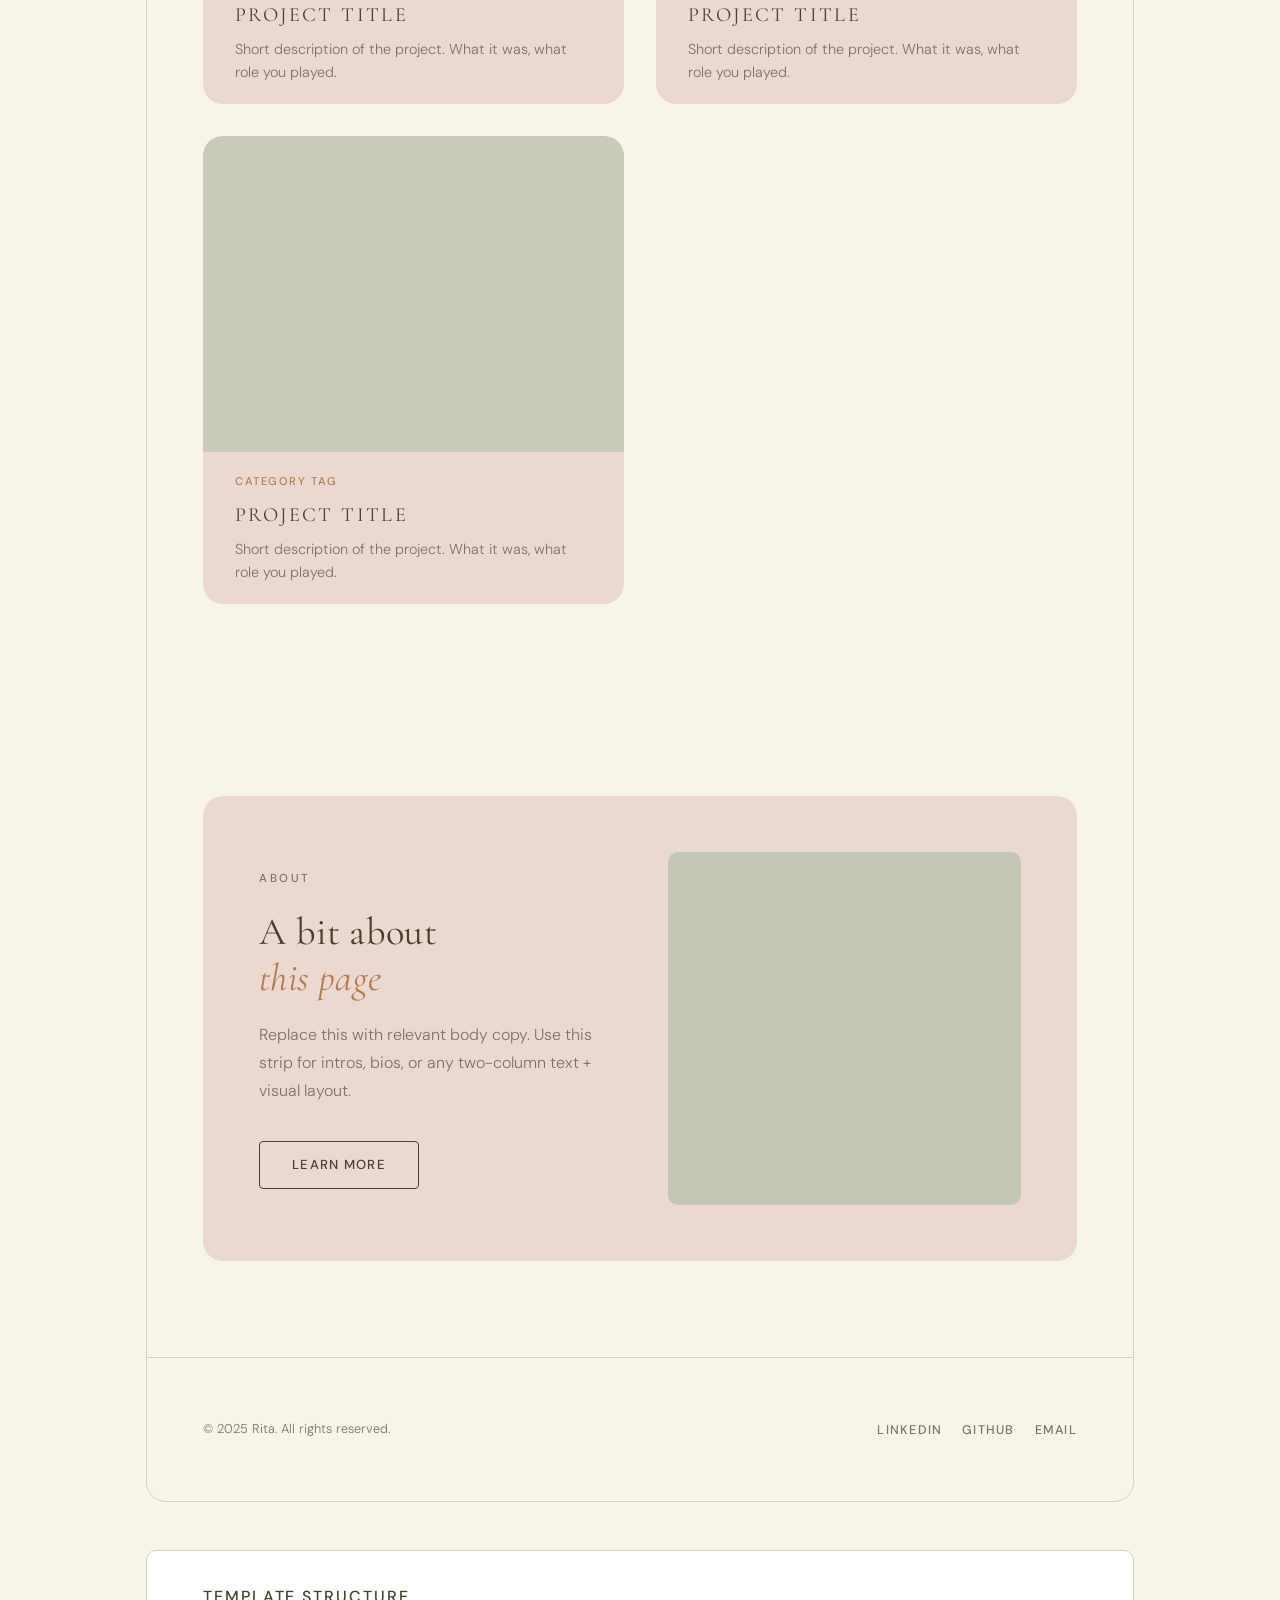
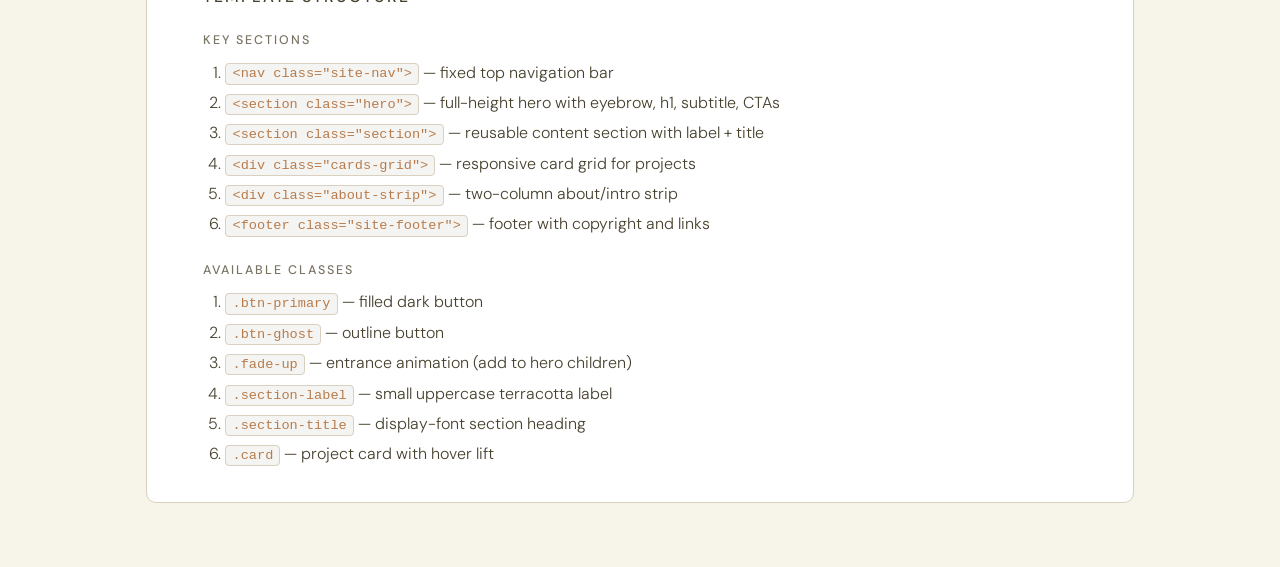
<file: template.html>
<!DOCTYPE html>
<html lang="en">

  <head>

    <meta name="viewport" content="width=device-width, initial-scale=1.0">
    <meta charset="utf-8">
    <title>Portfolio - Style Guide</title>

    <link href="css/styleGuide.css" rel="stylesheet">

  </head>

    <body class="style-guide-page">
    <header>
      <h1 class="styleT">Portfolio - Style Guide</h1>

      <p class="styleT">Style guide for personal portfolio, IAT 399 - Rita.</p>

      <nav>     
        <a href="interactiveEl.html">Interactive Elements</a>
        <a href="textEl.html">Text Elements</a>
        <a href="combinedEl.html">Combined Elements</a>
        <a href="template.html">Template</a>
        <a href="brand.html">Personal Website Branding</a> 
        <a href="citations.html">Citations</a>
        <a href="index.html">Back to Home</a>
      </nav>

    </header>

    <!-- TEMPLATE SECTION-->
    <section id="template_section">

      <h2>Page Template</h2>

      <p style="margin-bottom:2rem; color:var(--text-muted);">
        This is the reusable layout template for all portfolio pages.
      </p>

      <!-- Full rendered template preview inside a contained wrapper -->
      <div style="border:1.5px solid var(--border-color); border-radius:var(--radius-lg); overflow:hidden; margin-bottom:3rem;">
 
        <!-- SITE NAV -->
        <nav class="site-nav" style="position:relative; backdrop-filter:none;">
          <span class="nav-logo">Rita ·</span>
          <ul class="nav-links">
            <li><a href="index.html">Home</a></li>
            <li><a href="#work">Work</a></li>
            <li><a href="#about">About</a></li>
            <li><a href="#contact">Contact</a></li>
          </ul>
        </nav>
 
        <!-- HERO SECTION -->
        <section class="hero" style="min-height:420px; background-color:var(--background-color);">
          <p class="hero-eyebrow fade-up">[ Page Label / Category ]</p>
          <h1 class="fade-up">Page <em>Title</em><br>Goes Here</h1>
          <p class="hero-sub fade-up">A short description of this page's content or purpose. Keep it to two sentences max for visual balance.</p>
          <div class="hero-cta fade-up">
            <a href="#" class="btn-primary">Primary Action</a>
            <a href="#" class="btn-ghost">Secondary Action</a>
          </div>
        </section>
 
        <!-- MAIN CONTENT SECTION -->
        <main class="site-main" style="padding-top:0;">
 
          <!-- Content Section -->
          <section class="section" id="work">
            <p class="section-label">Section Label</p>
            <h2 class="section-title">Section Heading</h2>
 
            <!-- Card Grid — repeat .card as needed -->
            <div class="cards-grid">
 
              <article class="card">
                <div class="card-img-placeholder"></div>
                <div class="card-body">
                  <p class="card-tag">Category Tag</p>
                  <h3 class="card-title">Project Title</h3>
                  <p class="card-desc">Short description of the project. What it was, what role you played.</p>
                </div>
              </article>
 
              <article class="card">
                <div class="card-img-placeholder"></div>
                <div class="card-body">
                  <p class="card-tag">Category Tag</p>
                  <h3 class="card-title">Project Title</h3>
                  <p class="card-desc">Short description of the project. What it was, what role you played.</p>
                </div>
              </article>
 
              <article class="card">
                <div class="card-img-placeholder"></div>
                <div class="card-body">
                  <p class="card-tag">Category Tag</p>
                  <h3 class="card-title">Project Title</h3>
                  <p class="card-desc">Short description of the project. What it was, what role you played.</p>
                </div>
              </article>
 
            </div>
          </section>
 
          <!-- About Strip -->
          <section class="section" id="about">
            <div class="about-strip">
              <div class="about-text">
                <p class="section-label">About</p>
                <h2>A bit about<br><em style="font-style:italic; color:var(--highlight-color);">this page</em></h2>
                <p>Replace this with relevant body copy. Use this strip for intros, bios, or any two-column text + visual layout.</p>
                <a href="#" class="btn-ghost" style="margin-top:1rem;">Learn More</a>
              </div>
              <div class="about-img-box"></div>
            </div>
          </section>
 
        </main>
 
        <!-- FOOTER -->
        <footer class="site-footer">
          <p>© 2025 Rita. All rights reserved.</p>
          <ul class="footer-links">
            <li><a href="https://www.linkedin.com/in/shan-ya-hu/" target="_blank">LinkedIn</a></li>
            <li><a href="https://github.com/shanya-04" target="_blank">GitHub</a></li>
            <li><a href="mailto:shanyahu2004@gmail.com">Email</a></li>
          </ul>
        </footer>
 
      </div>
    
      <!-- Template code reference -->
      <div class="element">
        <h3>Template Structure</h3>
        <h4>Key Sections</h4>
        <ol>
          <li><code style="display:inline;">&lt;nav class="site-nav"&gt;</code> — fixed top navigation bar</li>
          <li><code style="display:inline;">&lt;section class="hero"&gt;</code> — full-height hero with eyebrow, h1, subtitle, CTAs</li>
          <li><code style="display:inline;">&lt;section class="section"&gt;</code> — reusable content section with label + title</li>
          <li><code style="display:inline;">&lt;div class="cards-grid"&gt;</code> — responsive card grid for projects</li>
          <li><code style="display:inline;">&lt;div class="about-strip"&gt;</code> — two-column about/intro strip</li>
          <li><code style="display:inline;">&lt;footer class="site-footer"&gt;</code> — footer with copyright and links</li>
        </ol>
 
        <h4>Available Classes</h4>
        <ol>
          <li><code style="display:inline;">.btn-primary</code> — filled dark button</li>
          <li><code style="display:inline;">.btn-ghost</code> — outline button</li>
          <li><code style="display:inline;">.fade-up</code> — entrance animation (add to hero children)</li>
          <li><code style="display:inline;">.section-label</code> — small uppercase terracotta label</li>
          <li><code style="display:inline;">.section-title</code> — display-font section heading</li>
          <li><code style="display:inline;">.card</code> — project card with hover lift</li>
        </ol>
      </div>
 
    </section>
    
    </body>
</html>
</file>
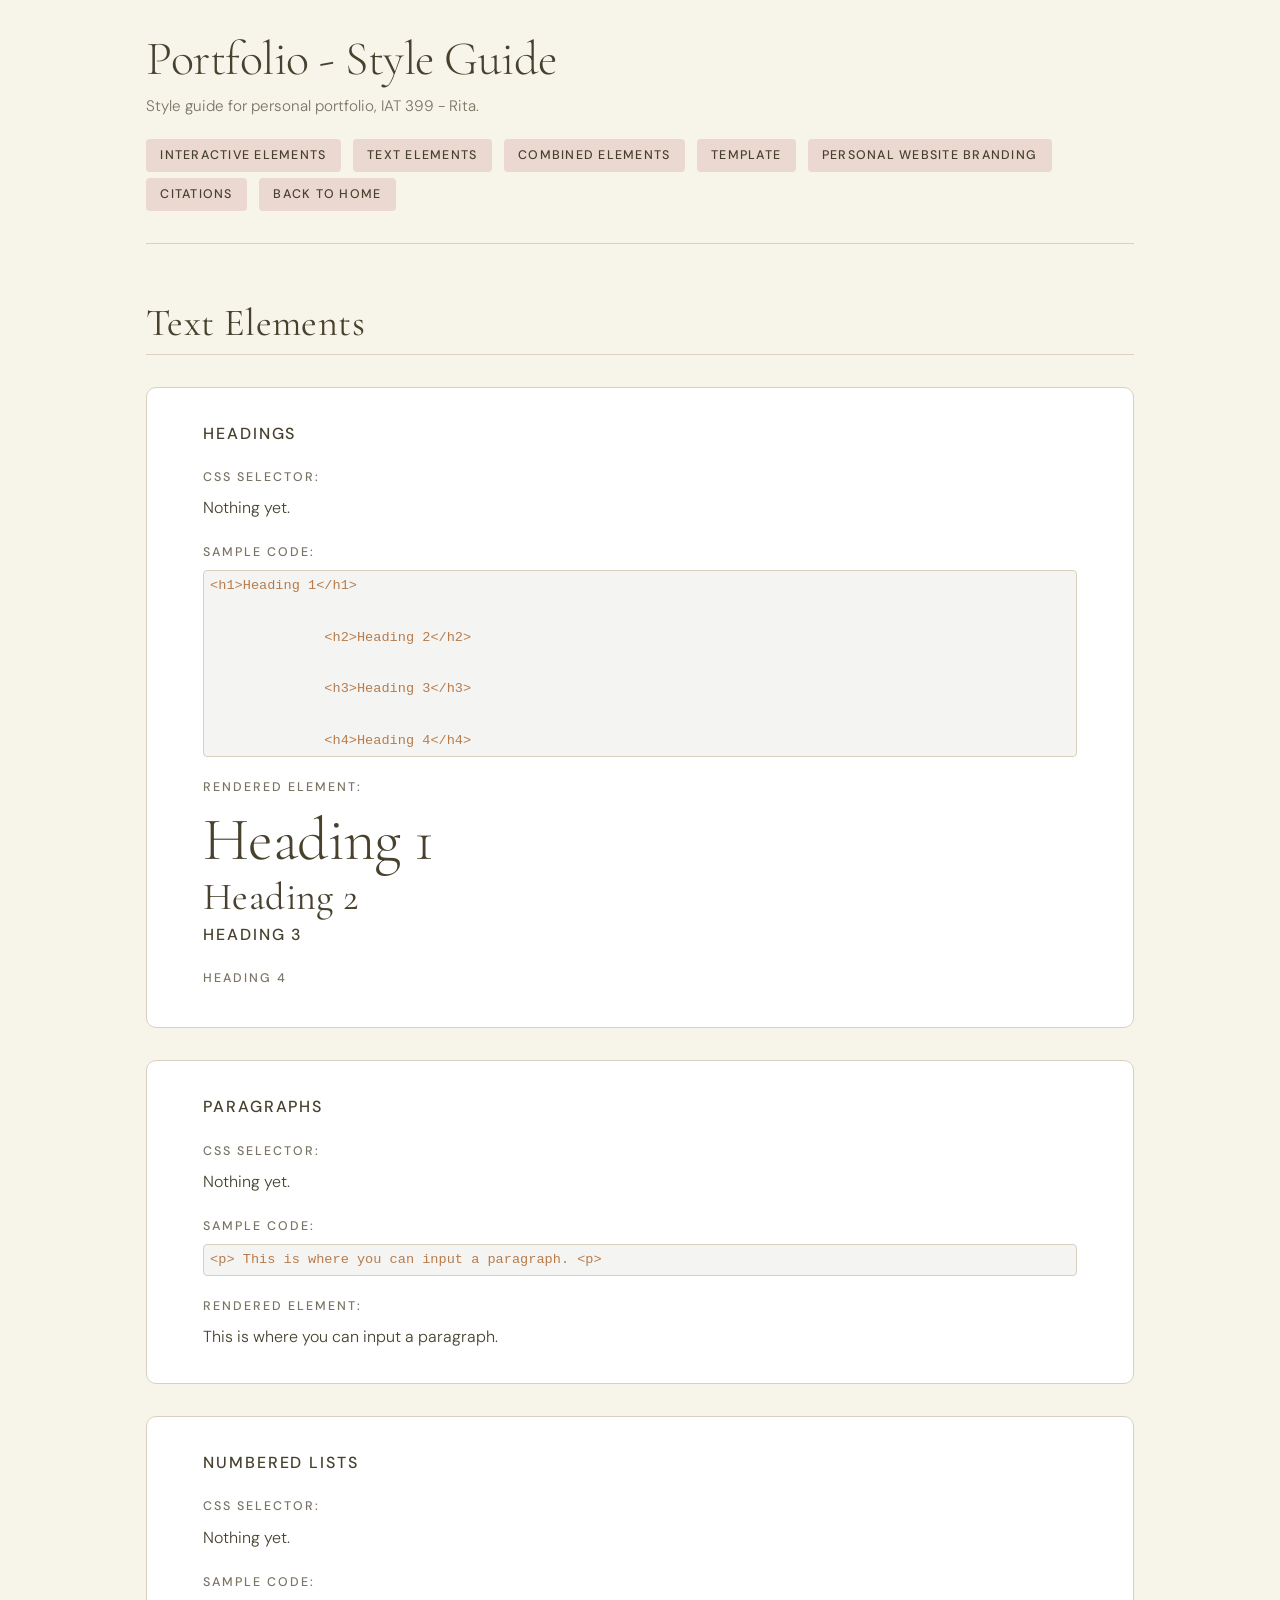
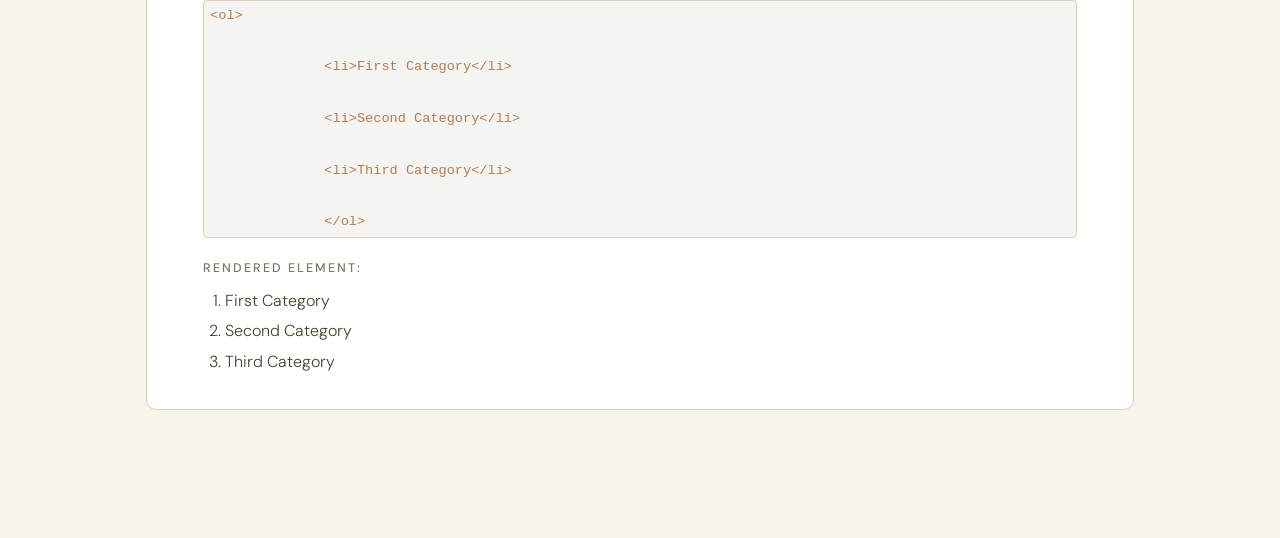
<file: textEl.html>
<!DOCTYPE html>
<html lang="en">

  <head>

    <meta name="viewport" content="width=device-width, initial-scale=1.0">
    <meta charset="utf-8">
    <title>Portfolio - Style Guide</title>

    <link href="css/styleGuide.css" rel="stylesheet">

  </head>

    <body class="style-guide-page">
    <header>
      <h1 class="styleT">Portfolio - Style Guide</h1>

      <p class="styleT">Style guide for personal portfolio, IAT 399 - Rita.</p>

      <nav>     
        <a href="interactiveEl.html">Interactive Elements</a>
        <a href="textEl.html">Text Elements</a>
        <a href="combinedEl.html">Combined Elements</a>
        <a href="template.html">Template</a>
        <a href="brand.html">Personal Website Branding</a> 
        <a href="citations.html">Citations</a>
        <a href="index.html">Back to Home</a>
      </nav>

    </header>

    <!-- TEXT ELEMENTS SECTION // -->
    <section id="text_elements">
      <h2>Text Elements</h2>

      <section class="element">
        <h3>Headings</h3>

        <h4>CSS Selector:</h4>
        <p>Nothing yet.</p>

        <h4>Sample Code:</h4>
        <code>&lt;h1&gt;Heading 1&lt;/h1&gt;<br>
              &lt;h2&gt;Heading 2&lt;/h2&gt;<br>
              &lt;h3&gt;Heading 3&lt;/h3&gt;<br>
              &lt;h4&gt;Heading 4&lt;/h4&gt;<br></code>

        <h4>Rendered element:</h4>
        <h1>Heading 1</h1>
        <h2>Heading 2</h2>
        <h3>Heading 3</h3>
        <h4>Heading 4</h4>
        
      </section>

      <section class="element">
        <h3>Paragraphs</h3>

        <h4>CSS Selector:</h4>
        <p>Nothing yet.</p>

        <h4>Sample Code:</h4>
        <code>&lt;p&gt; This is where you can input a paragraph. &lt;p&gt;</code>

        <h4>Rendered element:</h4>
        <p>This is where you can input a paragraph.</p>
      </section>

      <section class="element">
        <h3>Numbered Lists</h3>

        <h4>CSS Selector:</h4>
        <p>Nothing yet.</p>

        <h4>Sample Code:</h4>
        <code>&lt;ol&gt;<br>
              &lt;li&gt;First Category&lt;/li&gt;<br>
              &lt;li&gt;Second Category&lt;/li&gt;<br>
              &lt;li&gt;Third Category&lt;/li&gt;<br>
              &lt;/ol&gt;</code>

        <h4>Rendered element:</h4>
        <ol>
            <li>First Category</li>
            <li>Second Category</li>
            <li>Third Category</li>
        </ol>
      </section>

    </section>
    
    </body>
</html>
</file>
<file: css/styleGuide.css>
/* ── FONTS ── */
/* oogle Fonts import for Cormorant Garamond (display) 
   and DM Sans (body) — chosen to match the mature, refined palette.
   Source: https://fonts.google.com/ */
@import url('https://fonts.googleapis.com/css2?family=Cormorant+Garamond:ital,wght@0,300;0,400;0,600;1,300;1,400&family=DM+Sans:wght@300;400;500&display=swap');

/* ── CSS CUSTOM PROPERTIES (COLOR PALETTE) ── */
:root {
  --background-color:  #F7F4EA;   /* cream */
  --primary-color:     #47412e;   /* dark warm brown / main text */
  --secondary-color:   #A8BBA3;   /* sage green */
  --highlight-color:   #B87C4C;   /* terracotta / accent */
  --box-color:         #EBD9D1;   /* dusty pink / cards */

  /* Extended palette tokens */
  --text-muted:        #7a7464;
  --border-color:      #d9d0c0;
  --white:             #ffffff;
  --overlay:           rgba(71, 65, 46, 0.06);

  /* Typography scale */
  --font-display: 'Cormorant Garamond', Georgia, serif;
  --font-body:    'DM Sans', 'Lucida Sans', Geneva, Verdana, sans-serif;

  /* Spacing scale */
  --space-xs:  0.4rem;
  --space-sm:  0.75rem;
  --space-md:  1.25rem;
  --space-lg:  2rem;
  --space-xl:  3.5rem;
  --space-2xl: 6rem;

  /* Border radius */
  --radius-sm: 4px;
  --radius-md: 10px;
  --radius-lg: 20px;

  /* Transitions */
  --transition: 0.25s ease;
}

/* ── RESET & BASE ── */
/* Box-sizing reset */
*, *::before, *::after {
  box-sizing: border-box;
  margin: 0;
  padding: 0;
}

html {
  scroll-behavior: smooth; 
}

body {
  font-family: var(--font-body);
  font-weight: 300;
  font-size: 1rem;
  line-height: 1.7;
  overflow-x: hidden;
  background-color: var(--background-color);
  color: var(--primary-color);
}

/* ── TYPOGRAPHY ── */

h1 {
  font-family: var(--font-display);  /* display font */
  font-size: clamp(2.2rem, 5vw, 3.8rem); /* fluid sizing */
  font-weight: 300;
  line-height: 1.15;
  letter-spacing: -0.01em;
  color: var(--primary-color);
}

h2 {
  font-family: var(--font-display);  
  font-size: clamp(1.6rem, 3vw, 2.4rem);
  font-weight: 400;
  line-height: 1.2;
  letter-spacing: 0.01em;
  color: var(--primary-color);
}

h3 {
  font-family: var(--font-body);    
  font-size: 1rem;
  font-weight: 500;
  letter-spacing: 0.12em;        
  text-transform: uppercase;        
  color: var(--primary-color);
}

h4 {
  font-family: var(--font-body); 
  font-size: 0.78rem;
  font-weight: 500;
  letter-spacing: 0.16em;           
  text-transform: uppercase;    
  color: var(--text-muted);
}

p {
  font-size: 1rem;
  font-weight: 300;
  line-height: 1.75;
  color: var(--primary-color);
  max-width: 65ch;                 
}

code {
  font-family: 'Courier New', Courier, monospace;
  font-size: 0.85rem;
  background-color: var(--overlay); 
  border: 1px solid var(--border-color); 
  border-radius: var(--radius-sm); 
  padding: 0.15em 0.45em;        
  color: var(--highlight-color);    
  display: block;                   
  white-space: pre-wrap;            
  line-height: 1.9;
}

ol, ul {
  padding-left: 1.4rem;
}

li {
  font-size: 1rem;
  font-weight: 300;
  line-height: 1.9;
  color: var(--primary-color);
}

/* ── LINKS ── */

a {
  color: var(--primary-color);
  text-decoration: none;
  transition: color var(--transition); 
}

a:hover {
  color: var(--highlight-color);    
}

/* In-text link */
.in-text-link {
  color: var(--highlight-color);
  text-decoration: underline;
  text-underline-offset: 3px;       
  font-weight: 400;
  transition: opacity var(--transition);
}

.in-text-link:hover {
  opacity: 0.7;                  
  color: var(--highlight-color);
}

/* ── BUTTONS ── */

/* Navigation button */
.button-nav {
  display: inline-block;             
  padding: 0.55rem 1.4rem;           
  border: 1.5px solid var(--primary-color);
  border-radius: var(--radius-sm);    
  font-family: var(--font-body);
  font-size: 0.82rem;
  font-weight: 500;
  letter-spacing: 0.1em;               
  text-transform: uppercase;        
  color: var(--primary-color);
  background: transparent;          
  transition: background var(--transition), color var(--transition); 
  cursor: pointer;                    
}

.button-nav:hover {
  background-color: var(--primary-color); 
  color: var(--background-color);       
}

/* Submit / Reset buttons */
.button-submit {
  display: inline-block;             
  padding: 0.55rem 1.6rem;           
  border: none;                     
  border-radius: var(--radius-sm);    
  font-family: var(--font-body);
  font-size: 0.82rem;
  font-weight: 500;
  letter-spacing: 0.1em;             
  text-transform: uppercase;      
  background-color: var(--secondary-color);
  color: var(--primary-color);
  cursor: pointer;               
  transition: background var(--transition), transform var(--transition); 
}

.button-submit:hover {
  background-color: var(--highlight-color); 
  color: var(--white);                     
}

.button-submit:active {
  transform: scale(0.98);            
}

/* ── FORM ELEMENTS ── */

.label {
  font-family: var(--font-body);
  font-size: 0.78rem;
  font-weight: 500;
  letter-spacing: 0.12em;         
  text-transform: uppercase;         
  color: var(--text-muted);
  display: block;                    
  margin-bottom: var(--space-xs);     
}

.text-area {
  font-family: var(--font-body);
  font-size: 0.95rem;
  font-weight: 300;
  color: var(--primary-color);
  background-color: var(--white);     
  border: 1.5px solid var(--border-color); 
  border-radius: var(--radius-sm);    
  padding: 0.6rem 0.9rem;             
  width: 100%;                        
  max-width: 360px;                   
  transition: border-color var(--transition); 
  outline: none;                      
}

.text-area:focus {
  border-color: var(--highlight-color); 
}

.text-area::placeholder {
  color: var(--text-muted);            
  font-weight: 300;
}

/* ── IMAGE AS LINK ── */

.img-as-link {
  display: inline-block;               
  overflow: hidden;                    
  border-radius: var(--radius-md);     
  transition: transform var(--transition), box-shadow var(--transition); 
}

.img-as-link img {
  display: block;
  transition: transform 0.4s ease;     
}

.img-as-link:hover {
  box-shadow: 0 8px 28px rgba(71, 65, 46, 0.15); 
}

.img-as-link:hover img {
  transform: scale(1.04);              
}

/* ══════════════════════════════════════════════════════════════
   STYLE GUIDE PAGE LAYOUT
   ══════════════════════════════════════════════════════════════ */

.style-guide-page {
  padding: var(--space-lg) var(--space-xl); 
  max-width: 1100px;                        
  margin: 0 auto;                           
}

/* Style Guide Header */
.style-guide-page header {
  border-bottom: 1.5px solid var(--border-color); 
  padding-bottom: var(--space-lg);                 
  margin-bottom: var(--space-xl);                  
}

.styleT {
  /* title / subtitle within the style guide header */
}

.style-guide-page header h1.styleT {
  font-size: clamp(1.8rem, 4vw, 3rem);
  margin-bottom: 0.35rem;
}

.style-guide-page header p.styleT {
  color: var(--text-muted);
  font-size: 0.95rem;
  margin-bottom: var(--space-md);
  max-width: none;
}

/* Style Guide Nav */
.style-guide-page header nav {
  display: flex;                         
  flex-wrap: wrap;                       
  gap: var(--space-xs) var(--space-sm);  
  margin-top: var(--space-md);
}

.style-guide-page header nav a {
  font-size: 0.78rem;
  font-weight: 500;
  letter-spacing: 0.1em;
  text-transform: uppercase;
  padding: 0.35rem 0.9rem;
  border-radius: var(--radius-sm);
  background-color: var(--box-color);    /*   dusty pink pill */
  color: var(--primary-color);
  transition: background var(--transition), color var(--transition); 
}

.style-guide-page header nav a:hover {
  background-color: var(--secondary-color); 
  color: var(--primary-color);
}

/* Section & element blocks */
section#text_elements,
section#interactive_elements {
  margin-bottom: var(--space-2xl);       
}

section#text_elements > h2,
section#interactive_elements > h2 {
  margin-bottom: var(--space-lg);        
  padding-bottom: 0.5rem;               
  border-bottom: 1px solid var(--border-color); 
}

.element {
  background-color: var(--white);        
  border: 1px solid var(--border-color); 
  border-radius: var(--radius-md);       
  padding: var(--space-lg) var(--space-xl); 
  margin-bottom: var(--space-lg);        
}

.element h3 {
  margin-bottom: var(--space-md);        
}

.element h4 {
  margin-top: var(--space-md);           
  margin-bottom: var(--space-xs);        
}

.element p,
.element code,
.element ol {
  margin-top: var(--space-xs);
}

/* ══════════════════════════════════════════════════════════════
   PORTFOLIO WEBSITE — SHARED LAYOUT (used by template + index)
   ══════════════════════════════════════════════════════════════ */

/* Site-wide nav */
.site-nav {
  position: fixed;                      
  top: 0;
  left: 0;
  right: 0;
  z-index: 100;
  display: flex;
  align-items: center;
  justify-content: space-between;
  padding: 1.1rem var(--space-xl);
  background-color: rgba(247, 244, 234, 0.88); /* semi-transparent cream */
  backdrop-filter: blur(10px);           /*   frosted glass */
  border-bottom: 1px solid var(--border-color);
}

.site-nav .nav-logo {
  font-family: var(--font-display);
  font-size: 1.4rem;
  font-weight: 300;
  letter-spacing: 0.06em;
  color: var(--primary-color);
}

.site-nav .nav-links {
  display: flex;
  gap: var(--space-lg);
  list-style: none;
}

.site-nav .nav-links a {
  font-size: 0.78rem;
  font-weight: 500;
  letter-spacing: 0.12em;
  text-transform: uppercase;
  color: var(--primary-color);
  position: relative;
}

/*   underline grow on hover */
.site-nav .nav-links a::after {
  content: '';
  position: absolute;
  bottom: -2px;
  left: 0;
  width: 0;
  height: 1.5px;
  background-color: var(--highlight-color);
  transition: width var(--transition);
}

.site-nav .nav-links a:hover::after,
.site-nav .nav-links a.active::after {
  width: 100%;
}

/*   Main content wrapper (offset for fixed nav) */
.site-main {
  padding-top: 72px;
}

/* ── HERO SECTION ── */
 
.hero {
  min-height: 100vh;
  display: flex;
  flex-direction: column;
  justify-content: center;
  padding: var(--space-2xl) var(--space-xl);
  position: relative;
  overflow: hidden;
}

/*   Decorative background circle */
.hero::before {
  content: '';
  position: absolute;
  top: -10%;
  right: -8%;
  width: 520px;
  height: 520px;
  border-radius: 50%;
  background-color: var(--secondary-color);
  opacity: 0.22;
  pointer-events: none;
}

.hero-eyebrow {
  font-size: 0.78rem;
  font-weight: 500;
  letter-spacing: 0.2em;
  text-transform: uppercase;
  color: var(--highlight-color);
  margin-bottom: var(--space-sm);
}

.hero h1 {
  max-width: 700px;
  margin-bottom: var(--space-md);
}

.hero h1 em {
  font-style: italic;
  color: var(--highlight-color);
}

.hero-sub {
  max-width: 520px;
  font-size: 1.05rem;
  color: var(--text-muted);
  margin-bottom: var(--space-xl);
}

.hero-cta {
  display: flex;
  gap: var(--space-md);
  flex-wrap: wrap;
}

/*   primary CTA button (filled) */
.btn-primary {
  display: inline-block;
  padding: 0.75rem 2rem;
  background-color: var(--primary-color);
  color: var(--background-color);
  border: 1.5px solid var(--primary-color);
  border-radius: var(--radius-sm);
  font-family: var(--font-body);
  font-size: 0.82rem;
  font-weight: 500;
  letter-spacing: 0.1em;
  text-transform: uppercase;
  cursor: pointer;
  transition: background var(--transition), color var(--transition);
}

.btn-primary:hover {
  background-color: var(--highlight-color);
  border-color: var(--highlight-color);
  color: var(--white);
}

/*   ghost/outline CTA */
.btn-ghost {
  display: inline-block;
  padding: 0.75rem 2rem;
  background: transparent;
  color: var(--primary-color);
  border: 1.5px solid var(--primary-color);
  border-radius: var(--radius-sm);
  font-family: var(--font-body);
  font-size: 0.82rem;
  font-weight: 500;
  letter-spacing: 0.1em;
  text-transform: uppercase;
  cursor: pointer;
  transition: background var(--transition), color var(--transition);
}

.btn-ghost:hover {
  background-color: var(--primary-color);
  color: var(--background-color);
}

/* ── SECTION SHARED ── */
 
.section {
  padding: var(--space-2xl) var(--space-xl);
}

.section-label {
  font-size: 0.72rem;
  font-weight: 500;
  letter-spacing: 0.22em;
  text-transform: uppercase;
  color: var(--highlight-color);
  margin-bottom: var(--space-sm);
}

.section-title {
  font-family: var(--font-display);
  font-size: clamp(1.6rem, 3vw, 2.6rem);
  font-weight: 300;
  color: var(--primary-color);
  margin-bottom: var(--space-lg);
}

/* ── PROJECT / WORK CARDS ── */
 
.cards-grid {
  display: grid;
  grid-template-columns: repeat(auto-fill, minmax(280px, 1fr));
  gap: var(--space-lg);
}

.card {
  background-color: var(--box-color);
  border-radius: var(--radius-lg);
  overflow: hidden;
  transition: transform 0.3s ease, box-shadow 0.3s ease;
}

.card:hover {
  transform: translateY(-5px);
  box-shadow: 0 16px 40px rgba(71, 65, 46, 0.12);
}

.card-img {
  width: 100%;
  aspect-ratio: 4/3;
  object-fit: cover;
  background-color: var(--secondary-color);
  display: block;
}

/*   placeholder when no image */
.card-img-placeholder {
  width: 100%;
  aspect-ratio: 4/3;
  background-color: var(--secondary-color);
  opacity: 0.5;
}

.card-body {
  padding: var(--space-md) var(--space-lg);
}

.card-tag {
  font-size: 0.7rem;
  font-weight: 500;
  letter-spacing: 0.14em;
  text-transform: uppercase;
  color: var(--highlight-color);
  margin-bottom: var(--space-xs);
}

.card-title {
  font-family: var(--font-display);
  font-size: 1.25rem;
  font-weight: 400;
  color: var(--primary-color);
  margin-bottom: var(--space-xs);
}

.card-desc {
  font-size: 0.9rem;
  font-weight: 300;
  color: var(--text-muted);
  line-height: 1.6;
}

/* ── ABOUT / INTRO STRIP ── */
 
.about-strip {
  background-color: var(--box-color);
  border-radius: var(--radius-lg);
  display: grid;
  grid-template-columns: 1fr 1fr;
  gap: var(--space-xl);
  padding: var(--space-xl);
  align-items: center;
}

.about-strip .about-text h2 {
  margin-bottom: var(--space-md);
}

.about-strip .about-text p {
  margin-bottom: var(--space-md);
  color: var(--text-muted);
}

.about-img-box {
  background-color: var(--secondary-color);
  border-radius: var(--radius-md);
  aspect-ratio: 1;
  opacity: 0.6;
}

/* ── FOOTER ── */
 
.site-footer {
  padding: var(--space-xl) var(--space-xl);
  border-top: 1px solid var(--border-color);
  display: flex;
  justify-content: space-between;
  align-items: center;
  flex-wrap: wrap;
  gap: var(--space-md);
}

.site-footer p {
  font-size: 0.8rem;
  color: var(--text-muted);
  max-width: none;
}

.site-footer .footer-links {
  display: flex;
  gap: var(--space-md);
  list-style: none;
}

.site-footer .footer-links a {
  font-size: 0.78rem;
  font-weight: 500;
  letter-spacing: 0.1em;
  text-transform: uppercase;
  color: var(--text-muted);
  transition: color var(--transition);
}

.site-footer .footer-links a:hover {
  color: var(--highlight-color);
}

/* ── FADE-IN ANIMATION ── */
/*   entrance animation used on page load */
@keyframes fadeUp {
  from {
    opacity: 0;
    transform: translateY(22px);
  }
  to {
    opacity: 1;
    transform: translateY(0);
  }
}

.fade-up {
  opacity: 0;
  animation: fadeUp 0.7s ease forwards;
}

.fade-up:nth-child(1) { animation-delay: 0.05s; }
.fade-up:nth-child(2) { animation-delay: 0.18s; }
.fade-up:nth-child(3) { animation-delay: 0.3s;  }
.fade-up:nth-child(4) { animation-delay: 0.42s; }

/* ── RESPONSIVE ── */
 
@media (max-width: 768px) {
  :root {
    --space-xl: 1.75rem;
    --space-2xl: 3.5rem;
  }

  .style-guide-page {
    padding: var(--space-lg);
  }

  .about-strip {
    grid-template-columns: 1fr;
  }

  .site-nav {
    padding: 1rem var(--space-lg);
  }

  .site-nav .nav-links {
    gap: var(--space-md);
  }

  .hero {
    padding: var(--space-xl) var(--space-lg);
  }

  .section {
    padding: var(--space-xl) var(--space-lg);
  }

  .site-footer {
    flex-direction: column;
    align-items: flex-start;
  }
}
</file>
<file: css/main.css>
/* ── SITE NAV ── */
.site-nav {
  position: fixed;
  top: 0; left: 0; right: 0;
  z-index: 100;
  display: flex;
  align-items: center;
  justify-content: space-between;
  padding: 1.1rem var(--space-xl);
  background-color: rgba(247, 244, 234, 0.92);
  backdrop-filter: blur(10px);
  -webkit-backdrop-filter: blur(10px);
  border-bottom: 1px solid var(--border-color);
}

.site-nav .nav-logo {
  font-family: var(--font-display);
  font-size: 1.4rem;
  font-weight: 300;
  letter-spacing: 0.06em;
  color: var(--primary-color);
}

.site-nav .nav-links {
  display: flex;
  gap: var(--space-lg);
  list-style: none;
}

.site-nav .nav-links a {
  font-size: 0.78rem;
  font-weight: 500;
  letter-spacing: 0.12em;
  text-transform: uppercase;
  color: var(--primary-color);
  position: relative;
}

.site-nav .nav-links a::after {
  content: '';
  position: absolute;
  bottom: -2px; left: 0;
  width: 0; height: 1.5px;
  background-color: var(--highlight-color);
  transition: width var(--transition);
}

.site-nav .nav-links a:hover::after,
.site-nav .nav-links a.active::after {
  width: 100%;
}


/* ── HERO ── */
.hero {
  min-height: 100vh;
  display: flex;
  flex-direction: column;
  justify-content: center;
  padding: calc(72px + var(--space-2xl)) var(--space-xl) var(--space-2xl);
  position: relative;
  overflow: hidden;
}

/* Decorative background circle */
.hero::before {
  content: '';
  position: absolute;
  top: -10%; right: -8%;
  width: 520px; height: 520px;
  border-radius: 50%;
  background-color: var(--secondary-color);
  opacity: 0.22;
  pointer-events: none;
}

.hero-eyebrow {
  font-size: 0.78rem;
  font-weight: 500;
  letter-spacing: 0.2em;
  text-transform: uppercase;
  color: var(--highlight-color);
  margin-bottom: var(--space-sm);
}

.hero h1 {
  max-width: 700px;
  margin-bottom: var(--space-md);
}

/* Italic terracotta accent — used on hero and section headings */
.accent {
  font-style: italic;
  color: var(--highlight-color);
}

.hero-sub {
  max-width: 520px;
  font-size: 1.05rem;
  color: var(--text-muted);
  margin-bottom: var(--space-xl);
}

.hero-cta {
  display: flex;
  gap: var(--space-md);
  flex-wrap: wrap;
}


/* ── CTA BUTTONS ── */
.btn-primary {
  display: inline-block;
  padding: 0.75rem 2rem;
  background-color: var(--primary-color);
  color: var(--background-color);
  border: 1.5px solid var(--primary-color);
  border-radius: var(--radius-sm);
  font-family: var(--font-body);
  font-size: 0.82rem;
  font-weight: 500;
  letter-spacing: 0.1em;
  text-transform: uppercase;
  cursor: pointer;
  transition: background var(--transition), color var(--transition), border-color var(--transition);
}

.btn-primary:hover {
  background-color: var(--highlight-color);
  border-color: var(--highlight-color);
  color: var(--white);
}

.btn-ghost {
  display: inline-block;
  padding: 0.75rem 2rem;
  background: transparent;
  color: var(--primary-color);
  border: 1.5px solid var(--primary-color);
  border-radius: var(--radius-sm);
  font-family: var(--font-body);
  font-size: 0.82rem;
  font-weight: 500;
  letter-spacing: 0.1em;
  text-transform: uppercase;
  cursor: pointer;
  transition: background var(--transition), color var(--transition);
}

.btn-ghost:hover {
  background-color: var(--primary-color);
  color: var(--background-color);
}

/* Smaller button variant used on project cards */
.btn-sm {
  padding: 0.5rem 1.25rem;
  font-size: 0.75rem;
  margin-top: var(--space-md);
}


/* ── MARQUEE TICKER */
.marquee-wrap {
  overflow: hidden;
  border-top: 1px solid var(--border-color);
  border-bottom: 1px solid var(--border-color);
  padding: 1rem 0;
  background-color: var(--box-color);
}

.marquee-track {
  display: flex;
  gap: 3rem;
  width: max-content;
  animation: marquee 22s linear infinite;
}

.marquee-track span {
  font-family: var(--font-display);
  font-size: 1.1rem;
  font-style: italic;
  color: var(--text-muted);
  white-space: nowrap;
}

.marquee-track span em {
  font-style: normal;
  color: var(--highlight-color);
}

@keyframes marquee {
  from { transform: translateX(0); }
  to   { transform: translateX(-50%); }
}


/* ── CONTENT SECTIONS ── */
.section {
  padding: var(--space-2xl) var(--space-xl);
}

.section-label {
  font-size: 0.72rem;
  font-weight: 500;
  letter-spacing: 0.22em;
  text-transform: uppercase;
  color: var(--highlight-color);
  margin-bottom: var(--space-sm);
  display: block;
}

.section-title {
  font-family: var(--font-display);
  font-size: clamp(1.6rem, 3vw, 2.6rem);
  font-weight: 300;
  color: var(--primary-color);
  margin-bottom: var(--space-lg);
}

.section-cta {
  margin-top: var(--space-xl);
  display: flex;
  justify-content: center;
}


/* ── DIVIDER ── */
.divider {
  display: flex;
  align-items: center;
  gap: var(--space-md);
  margin: 0 var(--space-xl);
  opacity: 0.4;
}

.divider::before,
.divider::after {
  content: '';
  flex: 1;
  height: 1px;
  background-color: var(--border-color);
}

.divider span {
  font-size: 0.7rem;
  letter-spacing: 0.2em;
  text-transform: uppercase;
  color: var(--text-muted);
  white-space: nowrap;
}


/* ── PROJECT CARDS ── */
.cards-grid {
  display: grid;
  grid-template-columns: repeat(3, 1fr);
  gap: var(--space-lg);
}

.card {
  background-color: var(--box-color);
  border-radius: var(--radius-lg);
  overflow: hidden;
  transition: transform 0.3s ease, box-shadow 0.3s ease;
}

.card:hover {
  transform: translateY(-5px);
  box-shadow: 0 16px 40px rgba(71, 65, 46, 0.12);
}

.card-img {
  width: 100%;
  aspect-ratio: 5.5/ 3;
  object-fit: cover;
  display: block;
}

.card-img img {
  width: 100%;
  height: 100%;
  aspect-ratio: 5.5 / 3;
  object-fit: cover;    
  object-position: center;
  display: block;
}

/* Placeholder coloured block until you add real images */
.card-img-placeholder {
  width: 100%;
  aspect-ratio: 4 / 3;
  background-color: var(--secondary-color);
  opacity: 0.5;
  display: block;
}

.card-body {
  padding: var(--space-md) var(--space-lg);
}

.card-tag {
  font-size: 0.7rem;
  font-weight: 500;
  letter-spacing: 0.14em;
  text-transform: uppercase;
  color: var(--highlight-color);
  margin-bottom: var(--space-xs);
  display: block;
}

.card-title {
  font-family: var(--font-display);
  font-size: 1.25rem;
  font-weight: 400;
  color: var(--primary-color);
  margin-bottom: var(--space-xs);
}

.card-desc {
  font-size: 0.9rem;
  font-weight: 300;
  color: var(--text-muted);
  line-height: 1.6;
  max-width: none;
}

.card.card-featured {
  grid-column: span 2;
  display: grid;
  grid-template-columns: 1fr 1fr;
}

.card.card-featured .card-img-placeholder,
.card.card-featured .card-img {
  aspect-ratio: unset;
  min-height: 260px;
  height: 100%;
}

/* Filter hide — toggled by main.js */
.card.hidden {
  display: none;
}


/* ── ABOUT SECTION ── */
.about-strip {
  background-color: var(--box-color);
  border-radius: var(--radius-lg);
  display: grid;
  grid-template-columns: 1fr 1fr;
  gap: var(--space-xl);
  padding: var(--space-xl);
  align-items: start;
  margin-bottom: var(--space-lg);
}

.about-text p {
  color: var(--text-muted);
  margin-bottom: var(--space-md);
}

.about-img-box img {
  border-radius: var(--radius-md);
  aspect-ratio: 2/3;
  object-fit: cover;
  width: 100%;
  height: 100%;
  display: block;
  opacity: 100%;
}

.skills-strip {
  display: flex;
  flex-wrap: wrap;
  gap: 0.6rem;
  margin-top: var(--space-md);
}

.skill-pill {
  font-size: 0.75rem;
  font-weight: 500;
  letter-spacing: 0.1em;
  text-transform: uppercase;
  padding: 0.4rem 1rem;
  border-radius: 999px;
  border: 1.5px solid var(--border-color);
  color: var(--primary-color);
  background: transparent;
  transition: background var(--transition), border-color var(--transition);
}

.skill-pill:hover {
  background-color: var(--secondary-color);
  border-color: var(--secondary-color);
}

/* Stat cards row */
.info-cards {
  display: grid;
  grid-template-columns: repeat(4, 1fr);
  gap: var(--space-md);
}

.info-card {
  background-color: var(--white);
  border: 1px solid var(--border-color);
  border-radius: var(--radius-md);
  padding: var(--space-lg);
  text-align: center;
}

.info-card-number {
  font-family: var(--font-display);
  font-size: clamp(2rem, 4vw, 2.8rem);
  font-weight: 300;
  color: var(--primary-color);
  line-height: 1;
  margin-bottom: var(--space-xs);
  max-width: none;
}

.info-card-open {
  color: #7aaa74;
}

.info-card-label {
  font-size: 0.75rem;
  font-weight: 500;
  letter-spacing: 0.12em;
  text-transform: uppercase;
  color: var(--text-muted);
  max-width: none;
}


/* ── CONTACT SECTION ── */
.contact-section {
  background-color: var(--background-color);
  padding: var(--space-2xl) var(--space-xl);
}

.contact-intro {
  color: var(--text-muted);
  font-size: 1.05rem;
  margin-bottom: var(--space-xl);
  max-width: 480px;
}

.contact-cards {
  display: grid;
  grid-template-columns: repeat(4, 1fr);
  gap: var(--space-md);
  margin-bottom: var(--space-xl);
}

.contact-card {
  background-color: var(--box-color);
  border-radius: var(--radius-md);
  padding: var(--space-lg);
  display: flex;
  flex-direction: column;
  gap: 0.4rem;
}

.contact-card-label {
  font-size: 0.72rem;
  font-weight: 500;
  letter-spacing: 0.18em;
  text-transform: uppercase;
  color: var(--text-muted);
  max-width: none;
}

.contact-card-value {
  font-family: var(--font-display);
  font-size: 1.1rem;
  font-weight: 400;
  color: var(--primary-color);
  max-width: none;
  line-height: 1.3;
}

a.contact-card-value {
  color: var(--highlight-color);
  text-decoration: underline;
  text-underline-offset: 3px;
  transition: opacity var(--transition);
}

a.contact-card-value:hover {
  opacity: 0.7;
}

.contact-card-note {
  font-size: 0.8rem;
  color: var(--text-muted);
  font-weight: 300;
  max-width: none;
}


/* ── PROJECTS PAGE ── */
.page-hero {
  padding: calc(72px + var(--space-2xl)) var(--space-xl) var(--space-xl);
  border-bottom: 1px solid var(--border-color);
}

.page-hero h1 {
  max-width: 640px;
  margin-bottom: var(--space-md);
}

.page-hero p {
  color: var(--text-muted);
  max-width: 480px;
}

.filter-bar {
  display: flex;
  flex-wrap: wrap;
  gap: var(--space-sm);
  padding: var(--space-lg) var(--space-xl);
  border-bottom: 1px solid var(--border-color);
}

.filter-btn {
  font-family: var(--font-body);
  font-size: 0.75rem;
  font-weight: 500;
  letter-spacing: 0.1em;
  text-transform: uppercase;
  padding: 0.4rem 1.1rem;
  border-radius: 999px;
  border: 1.5px solid var(--border-color);
  background: transparent;
  color: var(--text-muted);
  cursor: pointer;
  transition: background var(--transition), color var(--transition), border-color var(--transition);
}

.filter-btn:hover,
.filter-btn.active {
  background-color: var(--primary-color);
  border-color: var(--primary-color);
  color: var(--background-color);
}


/* ── FOOTER ── */
.site-footer {
  padding: var(--space-xl);
  border-top: 1px solid var(--border-color);
  display: flex;
  justify-content: space-between;
  align-items: center;
  flex-wrap: wrap;
  gap: var(--space-md);
}

.site-footer p {
  font-size: 0.8rem;
  color: var(--text-muted);
  max-width: none;
}

.site-footer .footer-links {
  display: flex;
  gap: var(--space-md);
  list-style: none;
}

.site-footer .footer-links a {
  font-size: 0.78rem;
  font-weight: 500;
  letter-spacing: 0.1em;
  text-transform: uppercase;
  color: var(--text-muted);
  transition: color var(--transition);
}

.site-footer .footer-links a:hover {
  color: var(--highlight-color);
}


/* ── JS SCROLL ANIMATION (optional enhancement) ──
   Elements with .js-reveal start hidden and fade in when
   js/main.js adds .visible. Falls back gracefully if JS
   fails — nothing is invisible without JS on the page. */
.js-reveal {
  opacity: 0;
  transform: translateY(20px);
  transition: opacity 0.6s ease, transform 0.6s ease;
}

.js-reveal.visible {
  opacity: 1;
  transform: translateY(0);
}


/* ── RESPONSIVE ── */
@media (max-width: 900px) {
  .cards-grid {
    grid-template-columns: repeat(2, 1fr);
  }

  .card.card-featured {
    grid-column: span 2;
  }
}

@media (max-width: 768px) {
  .site-nav { padding: 1rem var(--space-lg); }
  .site-nav .nav-links { gap: var(--space-md); }

  .hero { padding: calc(72px + var(--space-xl)) var(--space-lg) var(--space-xl); }
  .section { padding: var(--space-xl) var(--space-lg); }
  .page-hero { padding: calc(72px + var(--space-xl)) var(--space-lg) var(--space-lg); }
  .filter-bar { padding: var(--space-md) var(--space-lg); }
  .divider { margin: 0 var(--space-lg); }
  .site-footer { flex-direction: column; align-items: flex-start; padding: var(--space-lg); }

  .about-strip { grid-template-columns: 1fr; }
  .info-cards  { grid-template-columns: repeat(2, 1fr); }
  .contact-cards { grid-template-columns: repeat(2, 1fr); }

  .card.card-featured {
    grid-column: span 1;
    grid-template-columns: 1fr;
  }
}

@media (max-width: 540px) {
  .cards-grid { grid-template-columns: 1fr; }
  .card.card-featured { grid-column: span 1; }
  .info-cards { grid-template-columns: repeat(2, 1fr); }
  .contact-cards { grid-template-columns: 1fr; }
}
</file>
<file: css/project.css>
/* ── PROJECT PAGE LAYOUT ── */

    /* Offset all content below fixed nav */
    .project-page {
      padding-top: 4.5rem;
    }

    /* ── PROJECT HERO ── */
    .project-hero {
      min-height: 90vh;
      display: flex;
      flex-direction: column;
      justify-content: flex-end;
      padding: var(--space-2xl) var(--space-xl) var(--space-xl);
      position: relative;
      overflow: hidden;
      border-bottom: 1px solid var(--border-color);
    }

    /* Decorative circle — mirrors index.html hero */
    .project-hero::before {
      content: '';
      position: absolute;
      top: -8%;
      right: -6%;
      width: 34rem;
      height: 34rem;
      border-radius: 50%;
      background-color: var(--secondary-color);
      opacity: 0.2;
      pointer-events: none;
    }

    /* Second softer circle bottom-left */
    .project-hero::after {
      content: '';
      position: absolute;
      bottom: -12%;
      left: -5%;
      width: 22rem;
      height: 22rem;
      border-radius: 50%;
      background-color: var(--box-color);
      opacity: 0.5;
      pointer-events: none;
    }

    .project-hero-inner {
      position: relative;
      z-index: 1;
      max-width: 52rem;
    }

    .project-hero h1 {
      margin-bottom: var(--space-md);
    }

    .project-hero-meta {
      display: flex;
      flex-wrap: wrap;
      gap: var(--space-sm) var(--space-lg);
      margin-top: var(--space-lg);
      padding-top: var(--space-lg);
      border-top: 1px solid var(--border-color);
    }

    .meta-item {
      display: flex;
      flex-direction: column;
      gap: 0.2rem;
    }

    .meta-label {
      font-size: 0.7rem;
      font-weight: 500;
      letter-spacing: 0.2em;
      text-transform: uppercase;
      color: var(--text-muted);
    }

    .meta-value {
      font-family: var(--font-display);
      font-size: 1rem;
      font-weight: 400;
      color: var(--primary-color);
      max-width: none;
      line-height: 1.3;
    }

    /* ── HERO COVER IMAGE ── */
    .project-cover {
      width: 100%;
      max-height: 36rem;
      overflow: hidden;
      background-color: var(--secondary-color);
      opacity: 0.7;
    }

    .project-cover img {
      width: 100%;
      height: 100%;
      object-fit: cover;
      display: block;
    }

    /* Placeholder when no image is ready */
    .project-cover-placeholder {
      width: 100%;
      height: 28rem;
      background-color: var(--secondary-color);
      opacity: 0.45;
      display: block;
    }

    /* ── CASE STUDY LAYOUT ── */
    .case-study {
      max-width: 72rem;
      margin: 0 auto;
      padding: var(--space-2xl) var(--space-xl);
      display: grid;
      grid-template-columns: 14rem 1fr;
      gap: 0 var(--space-xl);
      align-items: start;
    }

    /* Sticky sidebar TOC */
    .case-study-toc {
      position: sticky;
      top: 5.5rem;
      display: flex;
      flex-direction: column;
      gap: var(--space-xs);
    }

    .toc-label {
      font-size: 0.68rem;
      font-weight: 500;
      letter-spacing: 0.22em;
      text-transform: uppercase;
      color: var(--text-muted);
      margin-bottom: var(--space-sm);
    }

    .toc-link {
      font-size: 0.8rem;
      font-weight: 400;
      letter-spacing: 0.04em;
      color: var(--text-muted);
      padding: 0.3rem 0.6rem;
      border-left: 1.5px solid var(--border-color);
      transition: color var(--transition), border-color var(--transition);
      line-height: 1.4;
    }

    .toc-link:hover,
    .toc-link.active {
      color: var(--highlight-color);
      border-left-color: var(--highlight-color);
    }

    /* Main content column */
    .case-study-body {
      min-width: 0; /* prevents grid blowout */
    }

    /* ── ANALYSIS SECTIONS ── */
    .analysis-section {
      padding: var(--space-xl) 0;
      border-bottom: 1px solid var(--border-color);
    }

    .analysis-section:last-of-type {
      border-bottom: none;
    }

    .analysis-section .section-label {
      display: block;
      margin-bottom: var(--space-sm);
    }

    .analysis-section h2 {
      margin-bottom: var(--space-lg);
    }

    .analysis-section p {
      margin-bottom: var(--space-md);
      max-width: 62ch;
    }

    .analysis-section ul,
    .analysis-section ol {
      max-width: 58ch;
      margin-bottom: var(--space-md);
    }

    /* ── PAIN POINTS LIST ── */
    .pain-points {
      list-style: none;
      padding: 0;
      display: flex;
      flex-direction: column;
      gap: var(--space-sm);
      margin-bottom: var(--space-lg);
    }

    .pain-points li {
      display: flex;
      align-items: flex-start;
      gap: var(--space-sm);
      background-color: var(--box-color);
      border-radius: var(--radius-md);
      padding: var(--space-md) var(--space-lg);
    }

    .pain-points li::before {
      content: '—';
      color: var(--highlight-color);
      font-weight: 500;
      flex-shrink: 0;
      margin-top: 0.15rem;
    }

    /* ── PROCESS STEPS ── */
    .process-steps {
      display: grid;
      grid-template-columns: repeat(auto-fill, minmax(13rem, 1fr));
      gap: var(--space-md);
      margin-bottom: var(--space-lg);
    }

    .process-step {
      background-color: var(--white);
      border: 1px solid var(--border-color);
      border-radius: var(--radius-md);
      padding: var(--space-lg);
      position: relative;
    }

    .process-step-num {
      font-family: var(--font-display);
      font-size: 2.4rem;
      font-weight: 300;
      color: var(--secondary-color);
      line-height: 1;
      margin-bottom: var(--space-sm);
    }

    .process-step h3 {
      font-size: 0.82rem;
      letter-spacing: 0.1em;
      margin-bottom: var(--space-xs);
    }

    .process-step p {
      font-size: 0.88rem;
      color: var(--text-muted);
      max-width: none;
    }

    /* ── CALLOUT / QUOTE BLOCK ── */
    .callout {
      background-color: var(--box-color);
      border-left: 3px solid var(--highlight-color);
      border-radius: 0 var(--radius-md) var(--radius-md) 0;
      padding: var(--space-lg) var(--space-xl);
      margin: var(--space-lg) 0;
    }

    .callout p {
      font-family: var(--font-display);
      font-size: clamp(1.1rem, 2vw, 1.4rem);
      font-weight: 300;
      font-style: italic;
      color: var(--primary-color);
      max-width: 52ch;
      line-height: 1.5;
    }

    /* ── IMAGE BLOCKS ── */
    .img-full {
      width: 100%;
      border-radius: var(--radius-lg);
      overflow: hidden;
      margin: var(--space-lg) 0;
      background-color: var(--secondary-color);
      opacity: 0.75;
    }

    .img-full img {
      width: 100%;
      display: block;
      object-fit: cover;
    }

    /* Placeholder block for full image */
    .img-placeholder {
      width: 100%;
      aspect-ratio: 16 / 9;
      background-color: var(--secondary-color);
      opacity: 0.45;
      display: block;
      border-radius: var(--radius-lg);
    }

    /* Three-column image grid */
    .img-grid-3-portrait,
    .img-grid-3 {
      display: grid;
      grid-template-columns: repeat(3, 1fr);
      gap: var(--space-md);
      margin: var(--space-lg) 0;
    }
   
    .img-grid-3 figure {
      margin: 0;
      display: flex;
      flex-direction: column;
      gap: var(--space-xs);
    }
    
    .img-grid-3-portrait img {
      width: 100%;
      aspect-ratio: 3.5 / 5;
      object-fit: cover;
      border-radius: var(--radius-md);
      display: block;
    }

    .img-grid-3 img {
      width: 100%;
      aspect-ratio: 5 / 3;
      object-fit: cover;
      border-radius: var(--radius-md);
      display: block;
    }

    /* Placeholder for grid images */
    .img-grid-placeholder {
      width: 100%;
      aspect-ratio: 4 / 3;
      background-color: var(--secondary-color);
      opacity: 0.45;
      border-radius: var(--radius-md);
      display: block;
    }

    figcaption {
      font-size: 0.78rem;
      color: var(--text-muted);
      font-weight: 300;
      line-height: 1.4;
    }

    /* ── KEY LEARNINGS ── */
    .learnings-grid {
      display: grid;
      grid-template-columns: repeat(auto-fill, minmax(15rem, 1fr));
      gap: var(--space-md);
      margin-bottom: var(--space-lg);
    }

    .learning-card {
      background-color: var(--box-color);
      border-radius: var(--radius-md);
      padding: var(--space-lg);
    }

    .learning-card-icon {
      font-family: var(--font-display);
      font-size: 1.6rem;
      font-style: italic;
      color: var(--highlight-color);
      margin-bottom: var(--space-sm);
      line-height: 1;
    }

    .learning-card h3 {
      font-size: 0.8rem;
      letter-spacing: 0.1em;
      margin-bottom: var(--space-xs);
    }

    .learning-card p {
      font-size: 0.88rem;
      color: var(--text-muted);
      max-width: none;
    }

    /* ── NEXT PROJECT STRIP ── */
    .next-project {
      border-top: 1px solid var(--border-color);
      padding: var(--space-xl) var(--space-xl);
      display: flex;
      align-items: center;
      justify-content: space-between;
      gap: var(--space-lg);
      flex-wrap: wrap;
    }

    .next-project-label {
      font-size: 0.7rem;
      font-weight: 500;
      letter-spacing: 0.2em;
      text-transform: uppercase;
      color: var(--text-muted);
      margin-bottom: var(--space-xs);
    }

    .next-project-title {
      font-family: var(--font-display);
      font-size: clamp(1.2rem, 2.5vw, 1.8rem);
      font-weight: 300;
      color: var(--primary-color);
      max-width: none;
      line-height: 1.2;
    }

    /* ── SCROLL REVEAL ── */
    .reveal {
      opacity: 0;
      transform: translateY(1.4rem);
      transition: opacity 0.65s ease, transform 0.65s ease;
    }

    .reveal.visible {
      opacity: 1;
      transform: translateY(0);
    }

    /* Staggered delay helpers */
    .reveal-delay-1 { transition-delay: 0.1s; }
    .reveal-delay-2 { transition-delay: 0.22s; }
    .reveal-delay-3 { transition-delay: 0.34s; }

    /* ── RESPONSIVE ── */
    @media (max-width: 62rem) {
      .case-study {
        grid-template-columns: 1fr;
      }

      .case-study-toc {
        position: static;
        flex-direction: row;
        flex-wrap: wrap;
        gap: var(--space-xs);
        padding-bottom: var(--space-lg);
        border-bottom: 1px solid var(--border-color);
      }

      .toc-link {
        border-left: none;
        border-bottom: 1.5px solid var(--border-color);
        padding: 0.25rem 0.5rem;
      }

      .toc-link:hover,
      .toc-link.active {
        border-bottom-color: var(--highlight-color);
        border-left-color: transparent;
      }

      .toc-label {
        width: 100%;
      }
    }

    @media (max-width: 48rem) {
      .project-hero {
        padding: var(--space-xl) var(--space-lg) var(--space-lg);
        min-height: 70vh;
      }

      .img-grid-2,
      .img-grid-3 {
        grid-template-columns: 1fr;
      }

      .process-steps {
        grid-template-columns: 1fr;
      }

      .learnings-grid {
        grid-template-columns: 1fr;
      }

      .next-project {
        flex-direction: column;
        align-items: flex-start;
        padding: var(--space-lg);
      }

      .case-study {
        padding: var(--space-xl) var(--space-lg);
      }
    }

    @media (max-width: 30rem) {
      .project-hero-meta {
        flex-direction: column;
        gap: var(--space-sm);
      }
    }

    /* ── REDUCED MOTION ── */
    @media (prefers-reduced-motion: reduce) {
      .reveal,
      .fade-up {
        opacity: 1;
        transform: none;
        transition: none;
        animation: none;
      }
    }
</file>
